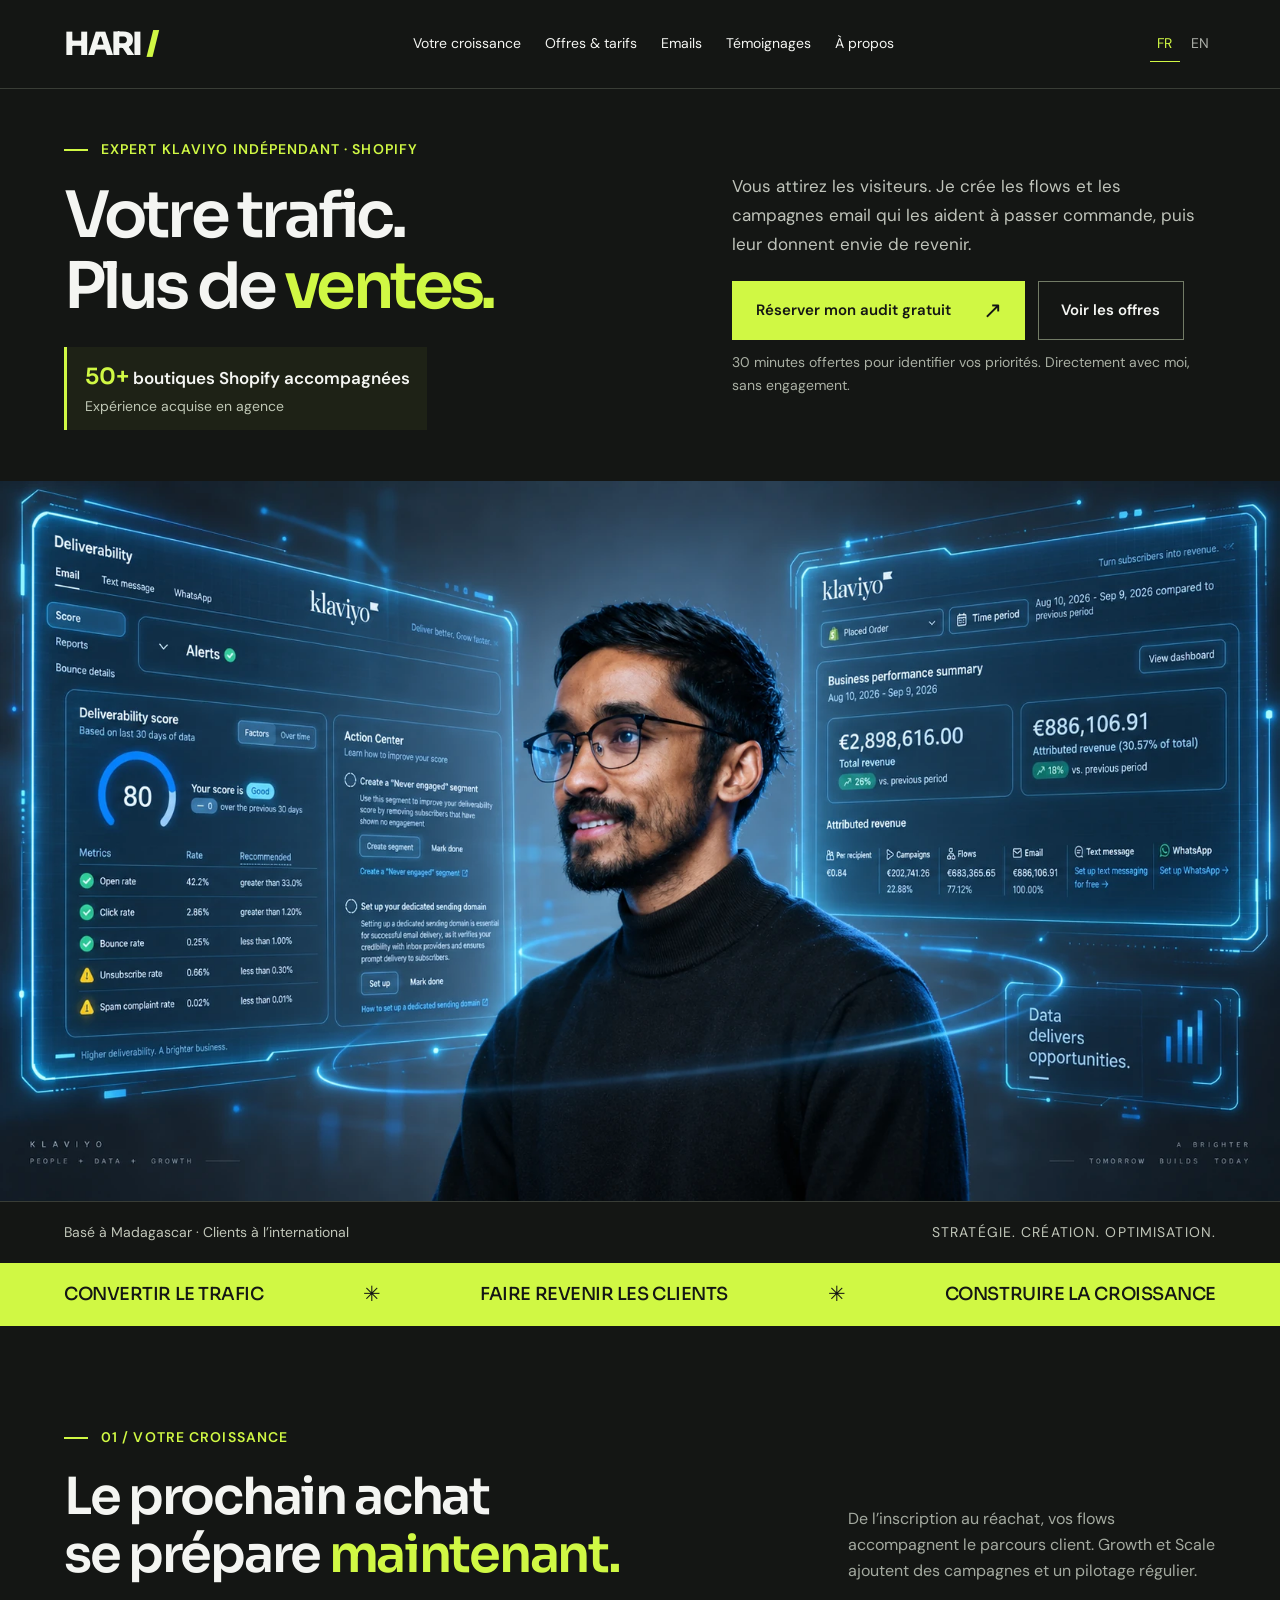
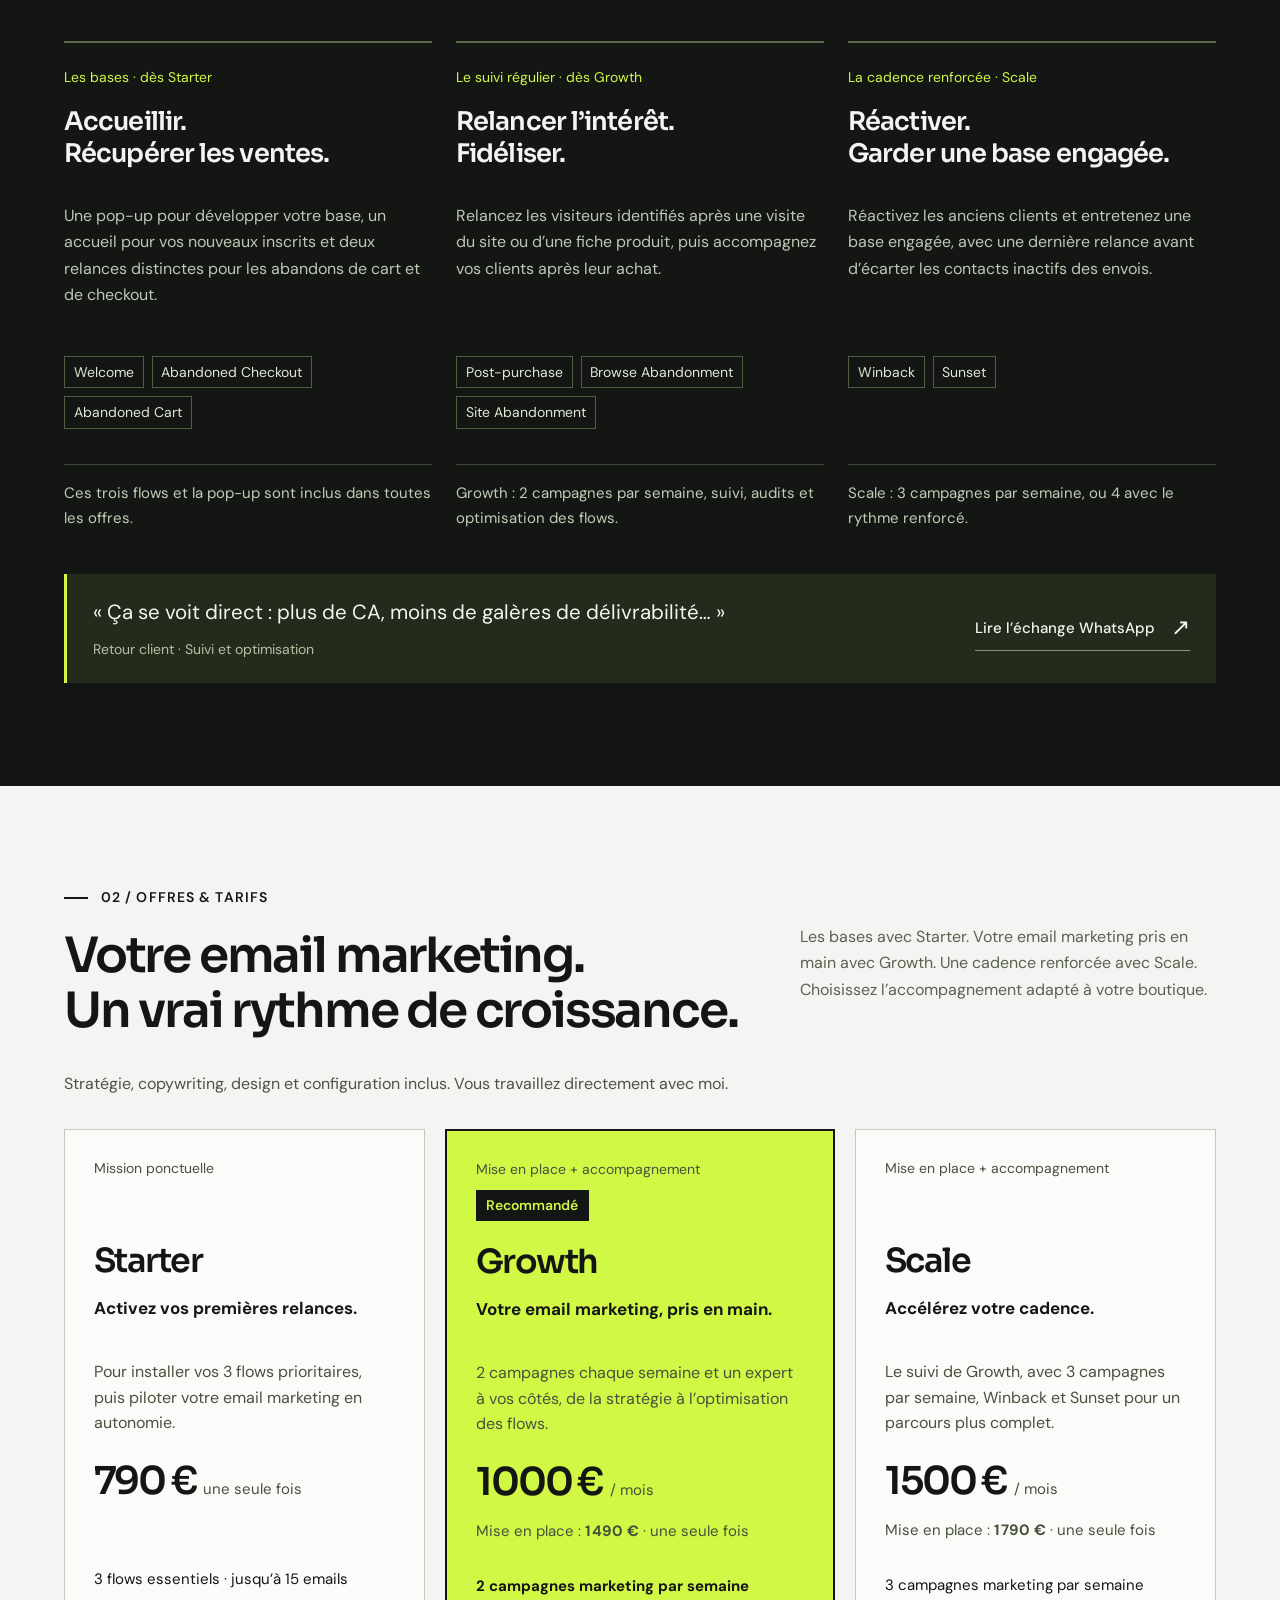
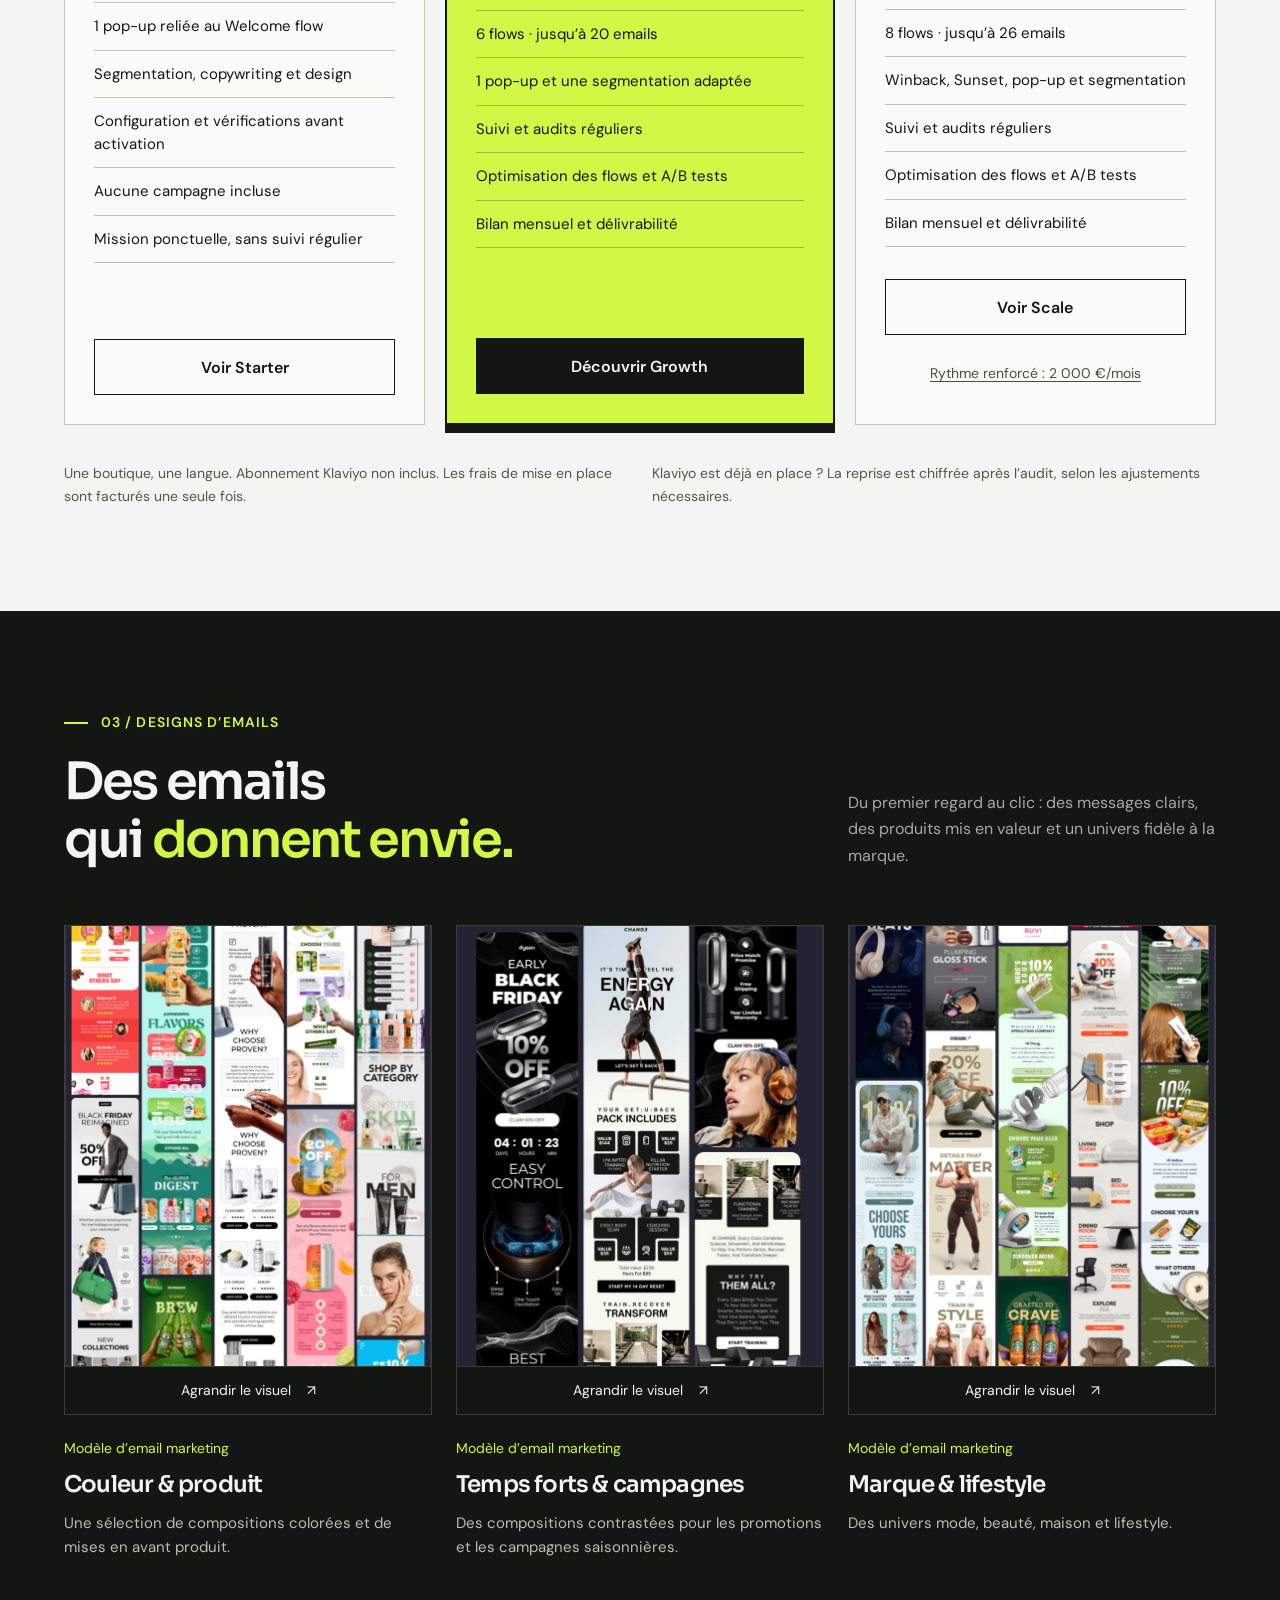
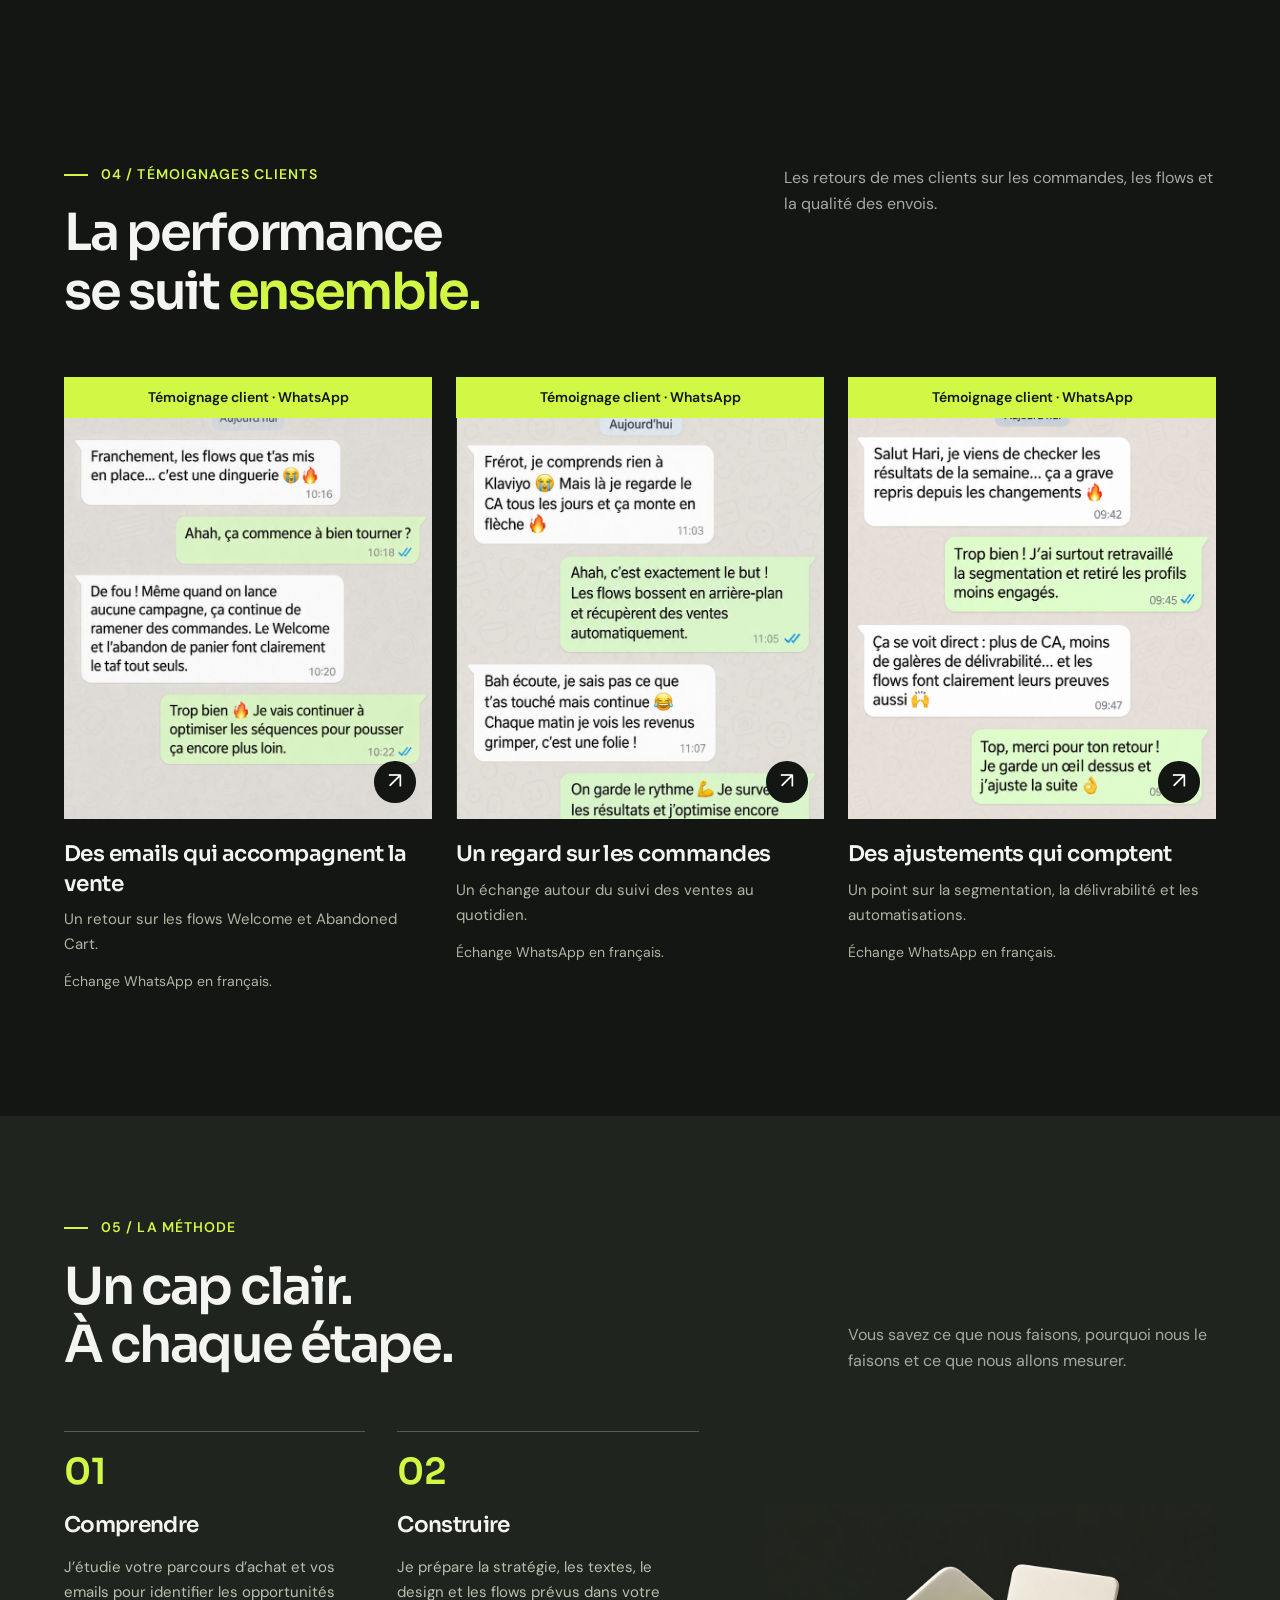
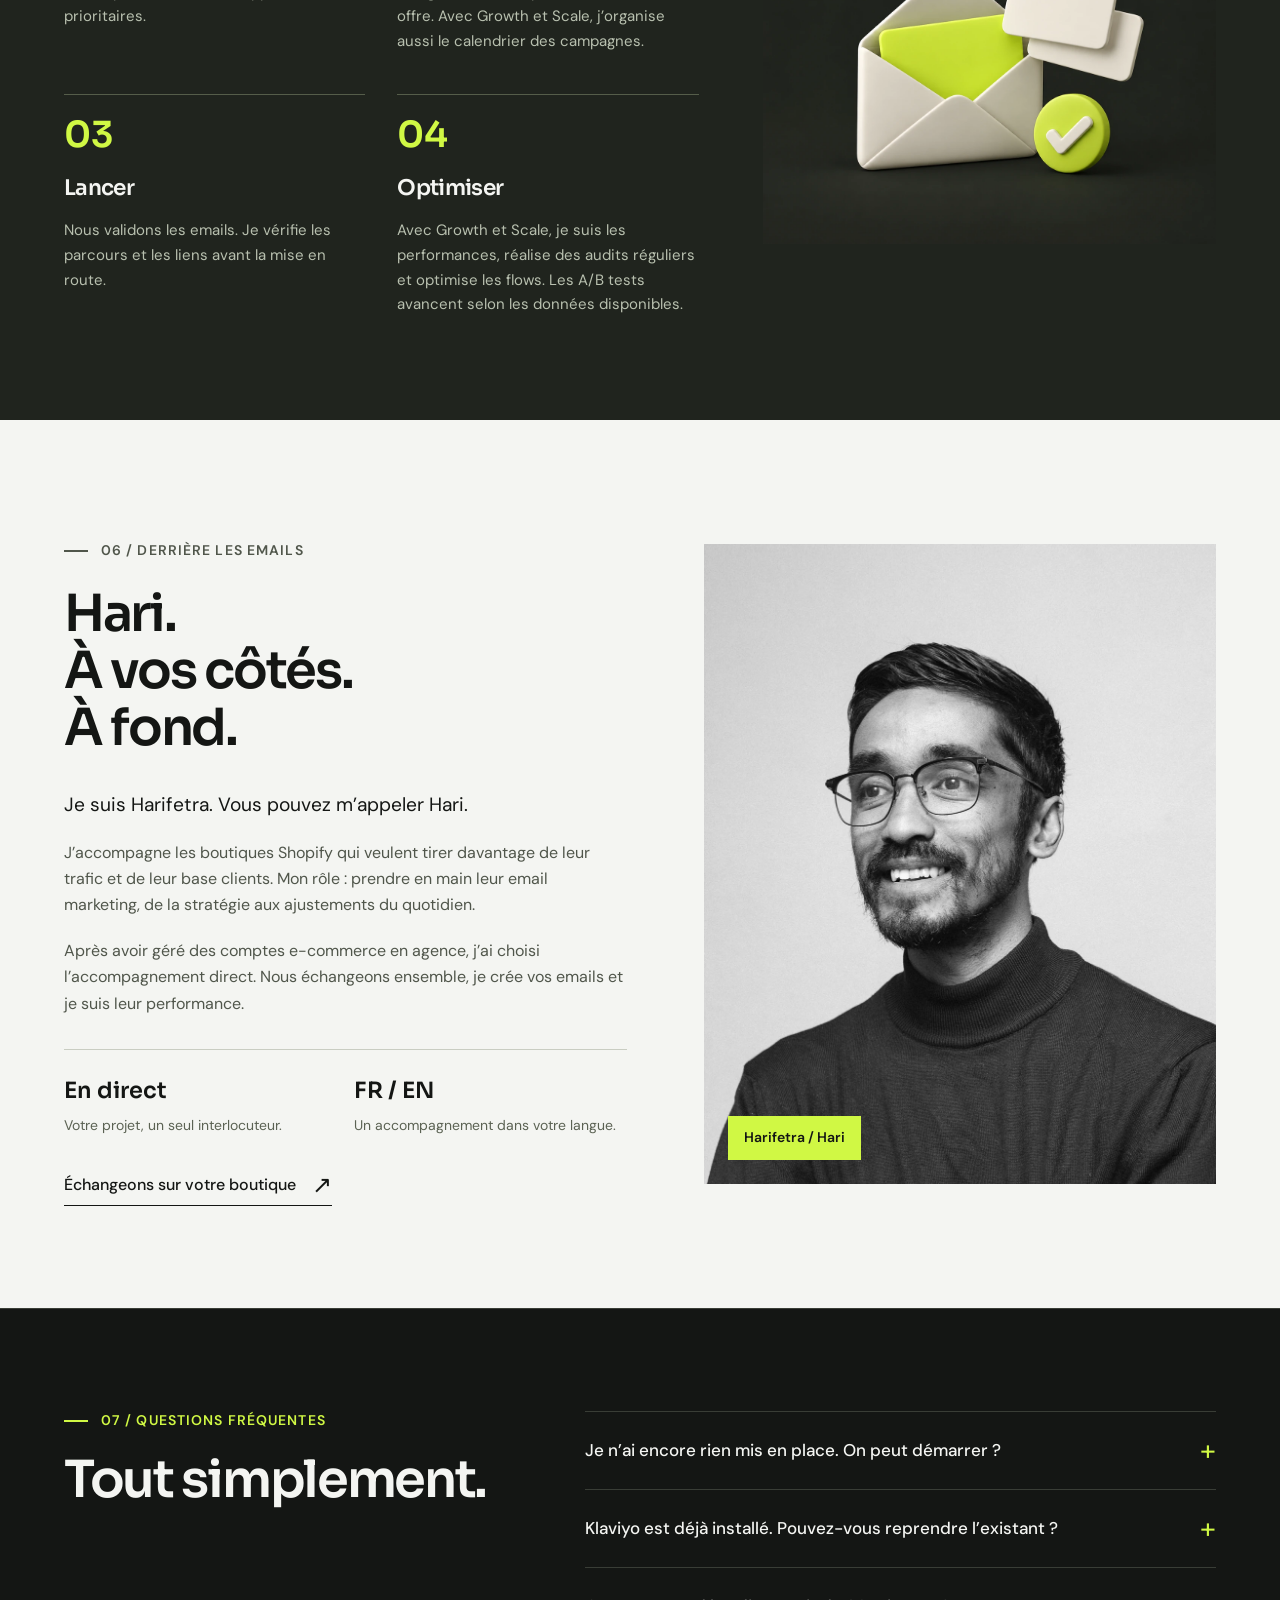
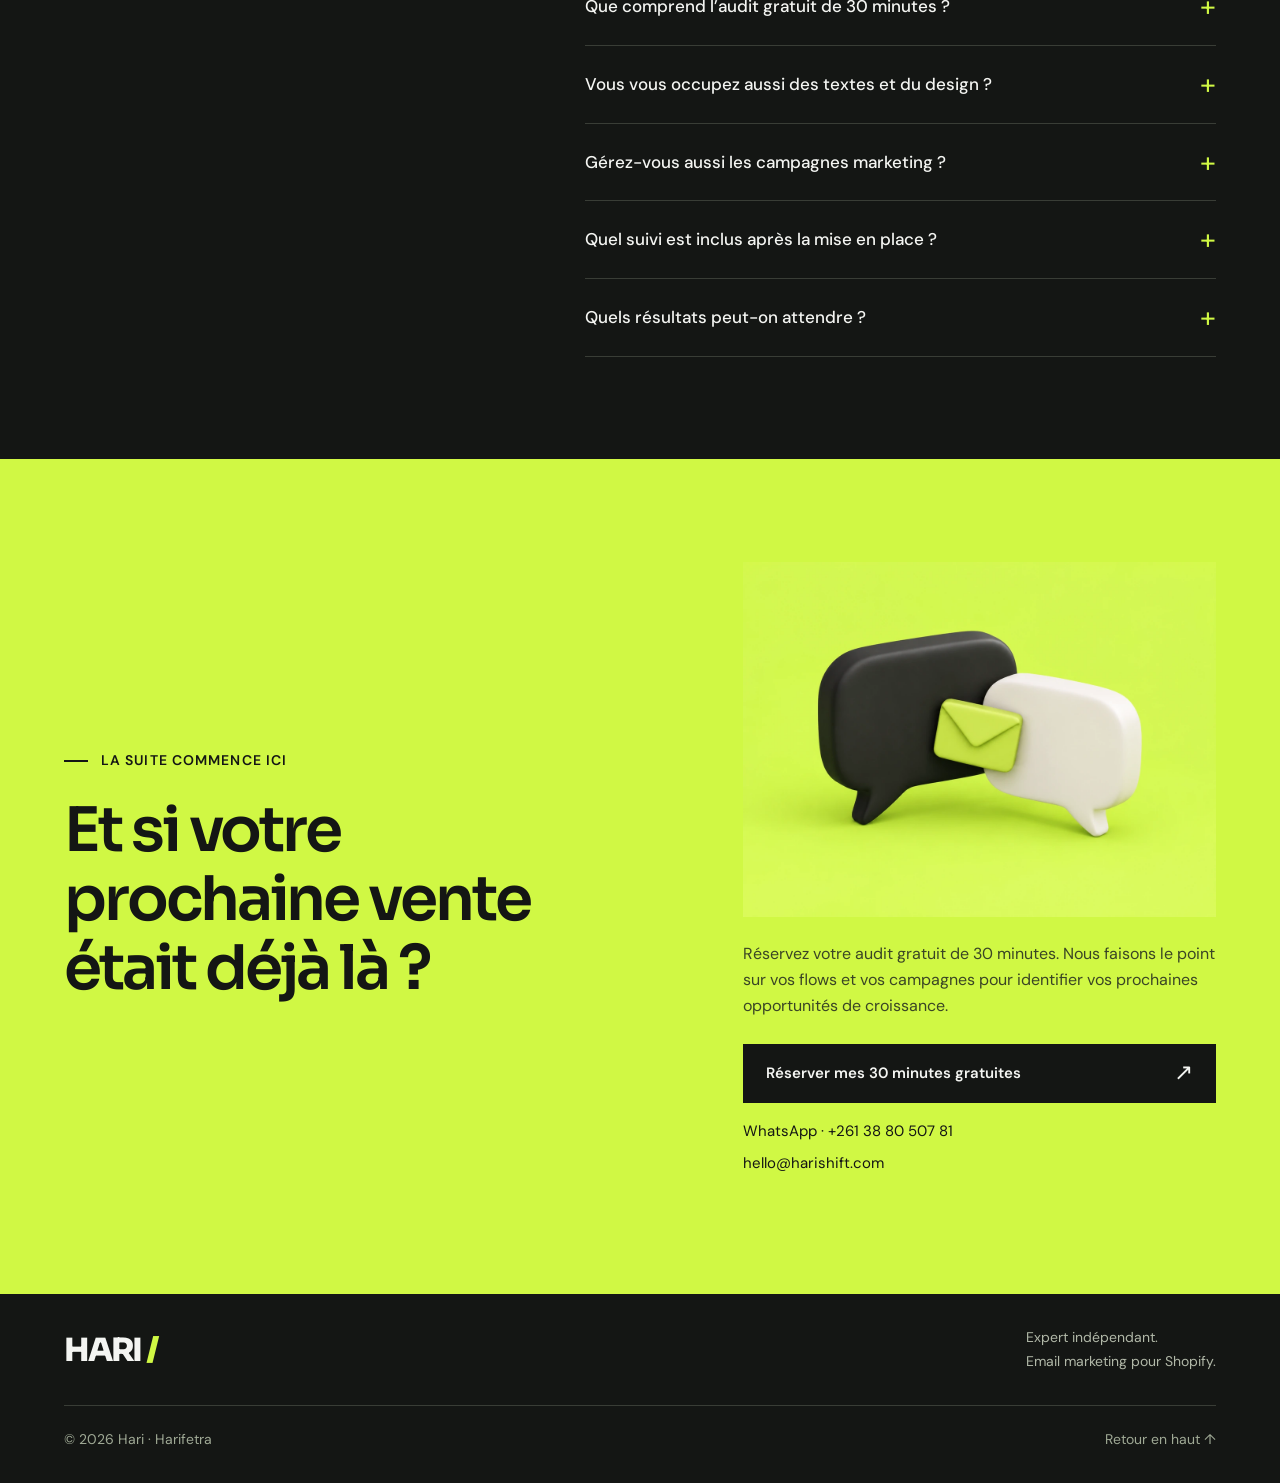
<file: index.html>
<!doctype html>
<html lang="fr">
<head><meta charset="utf-8"><meta name="viewport" content="width=device-width,initial-scale=1"><meta name="theme-color" content="#141614">
<title>Hari — Plus de ventes grâce à votre email marketing</title><meta name="description" content="Votre trafic mérite de convertir. Hari, expert Klaviyo indépendant, accompagne les boutiques Shopify : emails, fidélisation et optimisation continue.">
<link rel="canonical" href="https://harishift.com/"><link rel="alternate" hreflang="fr" href="https://harishift.com/"><link rel="alternate" hreflang="en" href="https://harishift.com/en/"><link rel="alternate" hreflang="x-default" href="https://harishift.com/">
<meta property="og:title" content="Hari — Plus de ventes grâce à votre email marketing"><meta property="og:description" content="Votre trafic mérite de convertir. Hari, expert Klaviyo indépendant, accompagne les boutiques Shopify : emails, fidélisation et optimisation continue."><meta property="og:type" content="website"><meta property="og:url" content="https://harishift.com/"><meta property="og:locale" content="fr_FR">
<link rel="icon" href="/assets/favicon.svg" type="image/svg+xml"><link rel="stylesheet" href="/assets/style.css?v=f298908c5c"><link rel="stylesheet" href="/assets/media.css?v=f298908c5c"><link rel="stylesheet" href="/assets/refresh.css?v=f298908c5c"><link rel="stylesheet" href="/assets/offers.css?v=1e666e2a13"><link rel="preload" as="image" href="/assets/hari-banner.webp"><script src="/assets/app.js?v=f298908c5c" defer></script><script src="/assets/offers.js?v=1e666e2a13" defer></script><link rel="stylesheet" href="https://assets.calendly.com/assets/external/widget.css"><script src="https://assets.calendly.com/assets/external/widget.js" async></script><script src="/assets/booking.js?v=bb8738166b" defer></script></head>
<body id="top"><a class="skip" href="#main">Aller au contenu</a>
<header class="header"><div class="nav-inner wrap"><a class="brand" href="/" aria-label="Accueil Hari">HARI<span> /</span></a><nav class="desktop-nav" aria-label="Navigation principale"><a href="#growth">Votre croissance</a><a href="#offers">Offres &amp; tarifs</a><a href="#designs">Emails</a><a href="#examples">Témoignages</a><a href="#about">À propos</a></nav><div class="nav-tools"><nav class="languages" aria-label="Langue"><a href="/" data-language="fr" lang="fr" hreflang="fr" aria-label="Français" aria-current="page">FR</a><a href="/en/" data-language="en" lang="en" hreflang="en" aria-label="English">EN</a></nav><a class="button" href="https://calendly.com/hello-harishift/30min" target="_blank" rel="noopener noreferrer" data-calendly aria-haspopup="dialog">Audit gratuit · 30 min<span class="arrow" aria-hidden="true">↗</span></a><button class="menu-toggle" aria-label="Ouvrir ou fermer le menu" aria-expanded="false" aria-controls="mobile-nav">Menu <span aria-hidden="true">☰</span></button></div></div><nav class="mobile-nav" id="mobile-nav" hidden aria-label="Navigation mobile"><a href="#growth">Votre croissance</a><a href="#offers">Offres &amp; tarifs</a><a href="#designs">Emails</a><a href="#examples">Témoignages</a><a href="#about">À propos</a><a class="button" href="https://calendly.com/hello-harishift/30min" target="_blank" rel="noopener noreferrer" data-calendly aria-haspopup="dialog">Audit gratuit · 30 min<span class="arrow" aria-hidden="true">↗</span></a></nav></header>
<main id="main">
<section class="hero"><div class="hero-lead wrap"><div><p class="eyebrow lime">Expert Klaviyo indépendant · Shopify</p><h1><span>Votre trafic.</span><span>Plus de <em>ventes.</em></span></h1><div class="hero-experience"><p class="hero-experience-main"><strong>50+</strong> boutiques Shopify accompagnées</p><p class="hero-experience-context">Expérience acquise en agence</p></div></div><div class="hero-summary"><p class="hero-description">Vous attirez les visiteurs. Je crée les flows et les campagnes email qui les aident à passer commande, puis leur donnent envie de revenir.</p><div class="hero-actions"><a class="button" href="https://calendly.com/hello-harishift/30min" target="_blank" rel="noopener noreferrer" data-calendly aria-haspopup="dialog">Réserver mon audit gratuit<span class="arrow" aria-hidden="true">↗</span></a><a class="button button-outline" href="#offers">Voir les offres</a></div><p class="hero-note">30 minutes offertes pour identifier vos priorités. Directement avec moi, sans engagement.</p></div></div><figure class="hero-banner"><img src="/assets/hari-banner.webp" width="1672" height="941" alt="Hari entouré de tableaux de bord Klaviyo en hologrammes bleus" fetchpriority="high"></figure><div class="hero-bottom wrap"><span>Basé à Madagascar · Clients à l’international</span><span>Stratégie. Création. Optimisation.</span></div></section>
<div class="band"><span>Convertir le trafic</span><i aria-hidden="true">✳</i><span>Faire revenir les clients</span><i aria-hidden="true">✳</i><span>Construire la croissance</span></div>
<section class="impact section wrap" id="growth"><div class="section-head reveal"><div><p class="eyebrow lime">01 / Votre croissance</p><h2>Le prochain achat<br>se prépare <span class="lime">maintenant.</span></h2></div><p>De l’inscription au réachat, vos flows accompagnent le parcours client. Growth et Scale ajoutent des campagnes et un pilotage régulier.</p></div><div class="growth-services"><article class="growth-service reveal"><p class="growth-service-label">Les bases · dès Starter</p><h3>Accueillir.<br>Récupérer les ventes.</h3><p class="growth-service-description">Une pop-up pour développer votre base, un accueil pour vos nouveaux inscrits et deux relances distinctes pour les abandons de cart et de checkout.</p><ul class="growth-flow-tags"><li>Welcome</li><li>Abandoned Checkout</li><li>Abandoned Cart</li></ul><p class="growth-service-scope">Ces trois flows et la pop-up sont inclus dans toutes les offres.</p></article><article class="growth-service reveal"><p class="growth-service-label">Le suivi régulier · dès Growth</p><h3>Relancer l’intérêt.<br>Fidéliser.</h3><p class="growth-service-description">Relancez les visiteurs identifiés après une visite du site ou d’une fiche produit, puis accompagnez vos clients après leur achat.</p><ul class="growth-flow-tags"><li>Post-purchase</li><li>Browse Abandonment</li><li>Site Abandonment</li></ul><p class="growth-service-scope">Growth : 2 campagnes par semaine, suivi, audits et optimisation des flows.</p></article><article class="growth-service reveal"><p class="growth-service-label">La cadence renforcée · Scale</p><h3>Réactiver.<br>Garder une base engagée.</h3><p class="growth-service-description">Réactivez les anciens clients et entretenez une base engagée, avec une dernière relance avant d’écarter les contacts inactifs des envois.</p><ul class="growth-flow-tags"><li>Winback</li><li>Sunset</li></ul><p class="growth-service-scope">Scale : 3 campagnes par semaine, ou 4 avec le rythme renforcé.</p></article></div><figure class="growth-proof"><div><blockquote>« Ça se voit direct : plus de CA, moins de galères de délivrabilité… »</blockquote><figcaption>Retour client · Suivi et optimisation</figcaption></div><button class="text-link" type="button" data-proof="/assets/example-1.jpg" data-proof-alt="Des ajustements qui comptent" data-transcript="#transcript-2">Lire l’échange WhatsApp<span class="arrow" aria-hidden="true">↗</span></button></figure></section>
<section class="offers offers-v2 section" id="offers"><div class="wrap">
<div class="section-head"><div><p class="eyebrow">02 / Offres &amp; tarifs</p><h2>Votre email marketing.<br>Un vrai rythme de croissance.</h2></div><p>Les bases avec Starter. Votre email marketing pris en main avec Growth. Une cadence renforcée avec Scale. Choisissez l’accompagnement adapté à votre boutique.</p></div>
<p class="plans-common">Stratégie, copywriting, design et configuration inclus. Vous travaillez directement avec moi.</p>
<div class="plans-grid"><article class="plan-card plan-growth plan-featured" aria-labelledby="plan-growth-title">
<div class="plan-label"><span>Mise en place + accompagnement</span><span class="plan-badge">Recommandé</span></div>
<h3 id="plan-growth-title">Growth</h3>
<p class="plan-benefit">Votre email marketing, pris en main.</p>
<p class="plan-description">2 campagnes chaque semaine et un expert à vos côtés, de la stratégie à l’optimisation des flows.</p>
<div class="plan-pricing"><p class="plan-price"><strong>1 000 €</strong><span>/ mois</span></p><p class="plan-setup">Mise en place : <strong>1 490 €</strong> · une seule fois</p></div><ul class="plan-features"><li>2 campagnes marketing par semaine</li><li>6 flows · jusqu’à 20 emails</li><li>1 pop-up et une segmentation adaptée</li><li>Suivi et audits réguliers</li><li>Optimisation des flows et A/B tests</li><li>Bilan mensuel et délivrabilité</li></ul>
<div class="plan-actions"><button type="button" class="plan-button plan-button-primary" data-open-offer="offer-growth" aria-haspopup="dialog">Découvrir Growth</button></div>
</article><article class="plan-card plan-starter" aria-labelledby="plan-starter-title">
<div class="plan-label"><span>Mission ponctuelle</span></div>
<h3 id="plan-starter-title">Starter</h3>
<p class="plan-benefit">Activez vos premières relances.</p>
<p class="plan-description">Pour installer vos 3 flows prioritaires, puis piloter votre email marketing en autonomie.</p>
<div class="plan-pricing"><p class="plan-price"><strong>790 €</strong><span>une seule fois</span></p></div><ul class="plan-features"><li>3 flows essentiels · jusqu’à 15 emails</li><li>1 pop-up reliée au Welcome flow</li><li>Segmentation, copywriting et design</li><li>Configuration et vérifications avant activation</li><li>Aucune campagne incluse</li><li>Mission ponctuelle, sans suivi régulier</li></ul>
<div class="plan-actions"><button type="button" class="plan-button" data-open-offer="offer-starter" aria-haspopup="dialog">Voir Starter</button></div>
</article><article class="plan-card plan-scale" aria-labelledby="plan-scale-title">
<div class="plan-label"><span>Mise en place + accompagnement</span></div>
<h3 id="plan-scale-title">Scale</h3>
<p class="plan-benefit">Accélérez votre cadence.</p>
<p class="plan-description">Le suivi de Growth, avec 3 campagnes par semaine, Winback et Sunset pour un parcours plus complet.</p>
<div class="plan-pricing"><p class="plan-price"><strong>1 500 €</strong><span>/ mois</span></p><p class="plan-setup">Mise en place : <strong>1 790 €</strong> · une seule fois</p></div><ul class="plan-features"><li>3 campagnes marketing par semaine</li><li>8 flows · jusqu’à 26 emails</li><li>Winback, Sunset, pop-up et segmentation</li><li>Suivi et audits réguliers</li><li>Optimisation des flows et A/B tests</li><li>Bilan mensuel et délivrabilité</li></ul>
<div class="plan-actions"><button type="button" class="plan-button" data-open-offer="offer-scale" aria-haspopup="dialog">Voir Scale</button><button type="button" class="plan-upgrade" data-open-offer="offer-scale-plus" aria-haspopup="dialog">Rythme renforcé : 2 000 €/mois</button></div>
</article></div>
<div class="plans-notes"><p>Une boutique, une langue. Abonnement Klaviyo non inclus. Les frais de mise en place sont facturés une seule fois.</p><p>Klaviyo est déjà en place ? La reprise est chiffrée après l’audit, selon les ajustements nécessaires.</p></div>
</div><dialog id="offer-starter" class="offer-dialog" aria-labelledby="offer-starter-title" aria-describedby="offer-starter-intro">
<div class="offer-dialog-header"><span>Tout le détail de l’offre</span><button class="offer-dialog-close" type="button" data-close-offer autofocus>Fermer <span aria-hidden="true">×</span></button></div>
<div class="offer-dialog-body"><div class="plan-detail-intro"><p class="plan-detail-kicker">Mission ponctuelle</p><h2 id="offer-starter-title">Starter</h2><p id="offer-starter-intro">Pour installer vos 3 flows prioritaires, puis piloter votre email marketing en autonomie.</p><div class="plan-pricing"><p class="plan-price"><strong>790 €</strong><span>une seule fois</span></p></div></div>
<section class="plan-detail-section"><h3>Vos flows à la mise en place</h3><ul class="plan-flow-list"><li>Welcome</li><li>Abandoned Checkout</li><li>Abandoned Cart</li></ul><p>Jusqu’à 15 emails automatisés au total. Le nombre de messages de chaque flow est adapté à votre parcours client.</p></section>
<section class="plan-detail-section"><h3>Une base prête à fonctionner</h3><ul class=""><li>Configuration Klaviyo et intégration Shopify</li><li>Une pop-up reliée au Welcome flow</li><li>Segmentation adaptée à votre boutique</li><li>Copywriting, design, configuration et vérifications avant activation</li></ul></section>

<section class="plan-detail-section"><h3>Un périmètre clair</h3><ul class=""><li>Une boutique et une langue : français ou anglais</li><li>Deux séries de corrections regroupées par livrable</li><li>Mise en place : 50 % au démarrage, 50 % à la livraison</li><li>L’abonnement Klaviyo reste à votre charge</li></ul><p>Cette mission ponctuelle couvre la mise en place des flows et de la pop-up. Les campagnes, le suivi, les audits récurrents et les optimisations avec A/B tests sont inclus uniquement dans Growth et Scale.</p></section>
<div class="plan-next"><h3>Commençons par votre boutique.</h3><p>Envoyez-moi son lien sur WhatsApp. Nous vérifierons ensemble si cette offre correspond à vos priorités.</p><a class="plan-button plan-button-primary" href="https://wa.me/261388050781?text=Bonjour%20Hari%2C%20l%E2%80%99offre%20Starter%20m%E2%80%99int%C3%A9resse.%20Je%20souhaite%20en%20discuter%20avec%20vous.%20Voici%20le%20lien%20de%20ma%20boutique%20%3A%20" target="_blank" rel="noopener noreferrer">Discuter de Starter</a><a class="plan-audit-link" href="https://calendly.com/hello-harishift/30min" target="_blank" rel="noopener noreferrer" data-calendly aria-haspopup="dialog">Demander l’audit gratuit de 30 minutes</a></div>
</div></dialog><dialog id="offer-growth" class="offer-dialog" aria-labelledby="offer-growth-title" aria-describedby="offer-growth-intro">
<div class="offer-dialog-header"><span>Tout le détail de l’offre</span><button class="offer-dialog-close" type="button" data-close-offer autofocus>Fermer <span aria-hidden="true">×</span></button></div>
<div class="offer-dialog-body"><div class="plan-detail-intro"><p class="plan-detail-kicker">Mise en place + accompagnement</p><h2 id="offer-growth-title">Growth</h2><p id="offer-growth-intro">2 campagnes chaque semaine et un expert à vos côtés, de la stratégie à l’optimisation des flows.</p><div class="plan-pricing"><p class="plan-price"><strong>1 000 €</strong><span>/ mois</span></p><p class="plan-setup">Mise en place : <strong>1 490 €</strong> · une seule fois</p></div></div>
<section class="plan-detail-section"><h3>Vos flows à la mise en place</h3><ul class="plan-flow-list"><li>Welcome</li><li>Abandoned Checkout</li><li>Abandoned Cart</li><li>Post-purchase</li><li>Browse Abandonment</li><li>Site Abandonment</li></ul><p>Jusqu’à 20 emails automatisés au total. Le nombre de messages de chaque flow est adapté à votre parcours client.</p></section>
<section class="plan-detail-section"><h3>Une base prête à fonctionner</h3><ul class=""><li>Configuration Klaviyo et intégration Shopify</li><li>Une pop-up reliée au Welcome flow</li><li>Segmentation adaptée à votre boutique</li><li>Copywriting, design, configuration et vérifications avant activation</li></ul></section>
<section class="plan-detail-section"><h3>Chaque mois, à vos côtés</h3><p class="plan-campaign-cadence">2 campagnes marketing par semaine.</p><ul class=""><li>Calendrier marketing, segmentation, copywriting, design et programmation des campagnes</li><li>Suivi des performances et de la délivrabilité, avec audits réguliers du compte et des flows</li><li>Optimisation des flows existants selon leur efficacité et les priorités identifiées</li><li>A/B tests sur les objets, les contenus ou les timings, selon le volume de données disponible</li><li>Un bilan mensuel pour partager les résultats et les prochaines actions</li></ul></section>
<section class="plan-detail-section"><h3>Un périmètre clair</h3><ul class=""><li>Une boutique et une langue : français ou anglais</li><li>Deux séries de corrections regroupées par livrable</li><li>Mise en place : 50 % au démarrage, 50 % à la livraison</li><li>L’abonnement Klaviyo reste à votre charge</li></ul><p>La mensualité commence au démarrage de la gestion des campagnes. Les nouveaux flows, les langues supplémentaires et les grosses opérations commerciales, comme Black Friday, font l’objet d’un devis distinct.</p></section>
<div class="plan-next"><h3>Commençons par votre boutique.</h3><p>Envoyez-moi son lien sur WhatsApp. Nous vérifierons ensemble si cette offre correspond à vos priorités.</p><a class="plan-button plan-button-primary" href="https://wa.me/261388050781?text=Bonjour%20Hari%2C%20l%E2%80%99offre%20Growth%20m%E2%80%99int%C3%A9resse.%20Je%20souhaite%20en%20discuter%20avec%20vous.%20Voici%20le%20lien%20de%20ma%20boutique%20%3A%20" target="_blank" rel="noopener noreferrer">Discuter de Growth</a><a class="plan-audit-link" href="https://calendly.com/hello-harishift/30min" target="_blank" rel="noopener noreferrer" data-calendly aria-haspopup="dialog">Demander l’audit gratuit de 30 minutes</a></div>
</div></dialog><dialog id="offer-scale" class="offer-dialog" aria-labelledby="offer-scale-title" aria-describedby="offer-scale-intro">
<div class="offer-dialog-header"><span>Tout le détail de l’offre</span><button class="offer-dialog-close" type="button" data-close-offer autofocus>Fermer <span aria-hidden="true">×</span></button></div>
<div class="offer-dialog-body"><div class="plan-detail-intro"><p class="plan-detail-kicker">Mise en place + accompagnement</p><h2 id="offer-scale-title">Scale</h2><p id="offer-scale-intro">Le suivi de Growth, avec 3 campagnes par semaine, Winback et Sunset pour un parcours plus complet.</p><div class="plan-pricing"><p class="plan-price"><strong>1 500 €</strong><span>/ mois</span></p><p class="plan-setup">Mise en place : <strong>1 790 €</strong> · une seule fois</p></div></div>
<section class="plan-detail-section"><h3>Vos flows à la mise en place</h3><ul class="plan-flow-list"><li>Welcome</li><li>Abandoned Checkout</li><li>Abandoned Cart</li><li>Post-purchase</li><li>Browse Abandonment</li><li>Site Abandonment</li><li>Winback</li><li>Sunset</li></ul><p>Jusqu’à 26 emails automatisés au total. Le nombre de messages de chaque flow est adapté à votre parcours client.</p></section>
<section class="plan-detail-section"><h3>Une base prête à fonctionner</h3><ul class=""><li>Configuration Klaviyo et intégration Shopify</li><li>Une pop-up reliée au Welcome flow</li><li>Segmentation adaptée à votre boutique</li><li>Copywriting, design, configuration et vérifications avant activation</li></ul></section>
<section class="plan-detail-section"><h3>Chaque mois, à vos côtés</h3><p class="plan-campaign-cadence">3 campagnes marketing par semaine.</p><ul class=""><li>Calendrier marketing, segmentation, copywriting, design et programmation des campagnes</li><li>Suivi des performances et de la délivrabilité, avec audits réguliers du compte et des flows</li><li>Optimisation des flows existants selon leur efficacité et les priorités identifiées</li><li>A/B tests sur les objets, les contenus ou les timings, selon le volume de données disponible</li><li>Un bilan mensuel pour partager les résultats et les prochaines actions</li></ul></section>
<section class="plan-detail-section"><h3>Un périmètre clair</h3><ul class=""><li>Une boutique et une langue : français ou anglais</li><li>Deux séries de corrections regroupées par livrable</li><li>Mise en place : 50 % au démarrage, 50 % à la livraison</li><li>L’abonnement Klaviyo reste à votre charge</li></ul><p>La mensualité commence au démarrage de la gestion des campagnes. Les nouveaux flows, les langues supplémentaires et les grosses opérations commerciales, comme Black Friday, font l’objet d’un devis distinct.</p></section>
<div class="plan-next"><h3>Commençons par votre boutique.</h3><p>Envoyez-moi son lien sur WhatsApp. Nous vérifierons ensemble si cette offre correspond à vos priorités.</p><a class="plan-button plan-button-primary" href="https://wa.me/261388050781?text=Bonjour%20Hari%2C%20l%E2%80%99offre%20Scale%20m%E2%80%99int%C3%A9resse.%20Je%20souhaite%20en%20discuter%20avec%20vous.%20Voici%20le%20lien%20de%20ma%20boutique%20%3A%20" target="_blank" rel="noopener noreferrer">Discuter de Scale</a><a class="plan-audit-link" href="https://calendly.com/hello-harishift/30min" target="_blank" rel="noopener noreferrer" data-calendly aria-haspopup="dialog">Demander l’audit gratuit de 30 minutes</a></div>
</div></dialog><dialog id="offer-scale-plus" class="offer-dialog" aria-labelledby="offer-scale-plus-title" aria-describedby="offer-scale-plus-intro">
<div class="offer-dialog-header"><span>Tout le détail de l’offre</span><button class="offer-dialog-close" type="button" data-close-offer autofocus>Fermer <span aria-hidden="true">×</span></button></div>
<div class="offer-dialog-body"><div class="plan-detail-intro"><p class="plan-detail-kicker">Mise en place + accompagnement</p><h2 id="offer-scale-plus-title">Scale renforcé</h2><p id="offer-scale-plus-intro">La même base de 8 flows et le même suivi que Scale, avec 4 campagnes marketing par semaine.</p><div class="plan-pricing"><p class="plan-price"><strong>2 000 €</strong><span>/ mois</span></p><p class="plan-setup">Mise en place : <strong>1 790 €</strong> · une seule fois</p></div></div>
<section class="plan-detail-section"><h3>Vos flows à la mise en place</h3><ul class="plan-flow-list"><li>Welcome</li><li>Abandoned Checkout</li><li>Abandoned Cart</li><li>Post-purchase</li><li>Browse Abandonment</li><li>Site Abandonment</li><li>Winback</li><li>Sunset</li></ul><p>Jusqu’à 26 emails automatisés au total. Le nombre de messages de chaque flow est adapté à votre parcours client.</p></section>
<section class="plan-detail-section"><h3>Une base prête à fonctionner</h3><ul class=""><li>Configuration Klaviyo et intégration Shopify</li><li>Une pop-up reliée au Welcome flow</li><li>Segmentation adaptée à votre boutique</li><li>Copywriting, design, configuration et vérifications avant activation</li></ul></section>
<section class="plan-detail-section"><h3>Chaque mois, à vos côtés</h3><p class="plan-campaign-cadence">4 campagnes marketing par semaine, hors grosses opérations commerciales chiffrées séparément.</p><ul class=""><li>Calendrier marketing, segmentation, copywriting, design et programmation des campagnes</li><li>Suivi des performances et de la délivrabilité, avec audits réguliers du compte et des flows</li><li>Optimisation des flows existants selon leur efficacité et les priorités identifiées</li><li>A/B tests sur les objets, les contenus ou les timings, selon le volume de données disponible</li><li>Un bilan mensuel pour partager les résultats et les prochaines actions</li></ul></section>
<section class="plan-detail-section"><h3>Un périmètre clair</h3><ul class=""><li>Une boutique et une langue : français ou anglais</li><li>Deux séries de corrections regroupées par livrable</li><li>Mise en place : 50 % au démarrage, 50 % à la livraison</li><li>L’abonnement Klaviyo reste à votre charge</li></ul><p>La mensualité commence au démarrage de la gestion des campagnes. Les nouveaux flows, les langues supplémentaires et les grosses opérations commerciales, comme Black Friday, font l’objet d’un devis distinct.</p></section>
<div class="plan-next"><h3>Commençons par votre boutique.</h3><p>Envoyez-moi son lien sur WhatsApp. Nous vérifierons ensemble si cette offre correspond à vos priorités.</p><a class="plan-button plan-button-primary" href="https://wa.me/261388050781?text=Bonjour%20Hari%2C%20l%E2%80%99offre%20Scale%20renforc%C3%A9%20m%E2%80%99int%C3%A9resse.%20Je%20souhaite%20en%20discuter%20avec%20vous.%20Voici%20le%20lien%20de%20ma%20boutique%20%3A%20" target="_blank" rel="noopener noreferrer">Discuter de Scale renforcé</a><a class="plan-audit-link" href="https://calendly.com/hello-harishift/30min" target="_blank" rel="noopener noreferrer" data-calendly aria-haspopup="dialog">Demander l’audit gratuit de 30 minutes</a></div>
</div></dialog></section>
<section class="designs section wrap" id="designs"><div class="section-head reveal"><div><p class="eyebrow lime">03 / Designs d’emails</p><h2>Des emails<br>qui <span class="lime">donnent envie.</span></h2></div><p>Du premier regard au clic : des messages clairs, des produits mis en valeur et un univers fidèle à la marque.</p></div><div class="design-grid"><figure class="design-card reveal"><button class="media-image" data-proof="/assets/design-cpg.jpeg" data-transcript="#media-design-0" data-modal-label="Modèle d’email marketing" data-view="design" aria-label="Agrandir le visuel — Couleur &amp; produit"><img src="/assets/design-cpg.jpeg" alt="Modèle d’email marketing — Couleur &amp; produit" width="736" height="1472" loading="lazy"><span class="media-zoom">Agrandir le visuel <span aria-hidden="true">↗</span></span></button><figcaption><span>Modèle d’email marketing</span><h3>Couleur &amp; produit</h3><p>Une sélection de compositions colorées et de mises en avant produit.</p></figcaption></figure><figure class="design-card reveal"><button class="media-image" data-proof="/assets/design-campaigns.jpeg" data-transcript="#media-design-1" data-modal-label="Modèle d’email marketing" data-view="design" aria-label="Agrandir le visuel — Temps forts &amp; campagnes"><img src="/assets/design-campaigns.jpeg" alt="Modèle d’email marketing — Temps forts &amp; campagnes" width="736" height="1173" loading="lazy"><span class="media-zoom">Agrandir le visuel <span aria-hidden="true">↗</span></span></button><figcaption><span>Modèle d’email marketing</span><h3>Temps forts &amp; campagnes</h3><p>Des compositions contrastées pour les promotions et les campagnes saisonnières.</p></figcaption></figure><figure class="design-card reveal"><button class="media-image" data-proof="/assets/design-lifestyle.jpeg" data-transcript="#media-design-2" data-modal-label="Modèle d’email marketing" data-view="design" aria-label="Agrandir le visuel — Marque &amp; lifestyle"><img src="/assets/design-lifestyle.jpeg" alt="Modèle d’email marketing — Marque &amp; lifestyle" width="736" height="1472" loading="lazy"><span class="media-zoom">Agrandir le visuel <span aria-hidden="true">↗</span></span></button><figcaption><span>Modèle d’email marketing</span><h3>Marque &amp; lifestyle</h3><p>Des univers mode, beauté, maison et lifestyle.</p></figcaption></figure></div></section>
<section class="examples section wrap" id="examples"><div class="section-head reveal"><div><p class="eyebrow lime">04 / Témoignages clients</p><h2>La performance<br>se suit <span class="lime">ensemble.</span></h2></div><p>Les retours de mes clients sur les commandes, les flows et la qualité des envois.</p></div><div class="example-grid"><figure class="example-card reveal"><button class="example-image" data-proof="/assets/example-2.jpg" data-transcript="#transcript-0" aria-label="Agrandir le témoignage: Des emails qui accompagnent la vente"><img src="/assets/example-2.jpg" alt="Témoignage client · WhatsApp — Des emails qui accompagnent la vente" width="774" height="1200" loading="lazy"><span class="demo-label">Témoignage client · WhatsApp</span><span class="zoom-label" aria-hidden="true">↗</span></button><figcaption><strong>Des emails qui accompagnent la vente</strong><p>Un retour sur les flows Welcome et Abandoned Cart.</p><span class="example-source">Échange WhatsApp en français.</span></figcaption></figure><figure class="example-card reveal"><button class="example-image" data-proof="/assets/example-3.jpg" data-transcript="#transcript-1" aria-label="Agrandir le témoignage: Un regard sur les commandes"><img src="/assets/example-3.jpg" alt="Témoignage client · WhatsApp — Un regard sur les commandes" width="774" height="1200" loading="lazy"><span class="demo-label">Témoignage client · WhatsApp</span><span class="zoom-label" aria-hidden="true">↗</span></button><figcaption><strong>Un regard sur les commandes</strong><p>Un échange autour du suivi des ventes au quotidien.</p><span class="example-source">Échange WhatsApp en français.</span></figcaption></figure><figure class="example-card reveal"><button class="example-image" data-proof="/assets/example-1.jpg" data-transcript="#transcript-2" aria-label="Agrandir le témoignage: Des ajustements qui comptent"><img src="/assets/example-1.jpg" alt="Témoignage client · WhatsApp — Des ajustements qui comptent" width="774" height="1200" loading="lazy"><span class="demo-label">Témoignage client · WhatsApp</span><span class="zoom-label" aria-hidden="true">↗</span></button><figcaption><strong>Des ajustements qui comptent</strong><p>Un point sur la segmentation, la délivrabilité et les automatisations.</p><span class="example-source">Échange WhatsApp en français.</span></figcaption></figure></div></section>
<section class="method section" id="approach"><div class="wrap"><div class="section-head reveal"><div><p class="eyebrow lime">05 / La méthode</p><h2>Un cap clair.<br>À chaque étape.</h2></div><p>Vous savez ce que nous faisons, pourquoi nous le faisons et ce que nous allons mesurer.</p></div><div class="method-layout"><div class="method-grid"><article class="step reveal"><span class="step-index">01</span><h3>Comprendre</h3><p>J’étudie votre parcours d’achat et vos emails pour identifier les opportunités prioritaires.</p></article><article class="step reveal"><span class="step-index">02</span><h3>Construire</h3><p>Je prépare la stratégie, les textes, le design et les flows prévus dans votre offre. Avec Growth et Scale, j’organise aussi le calendrier des campagnes.</p></article><article class="step reveal"><span class="step-index">03</span><h3>Lancer</h3><p>Nous validons les emails. Je vérifie les parcours et les liens avant la mise en route.</p></article><article class="step reveal"><span class="step-index">04</span><h3>Optimiser</h3><p>Avec Growth et Scale, je suis les performances, réalise des audits réguliers et optimise les flows. Les A/B tests avancent selon les données disponibles.</p></article></div><figure class="method-illustration reveal"><img src="/assets/email-method-illustration.webp" width="1200" height="900" alt="Illustration d’une enveloppe et de messages organisés pour la stratégie email" loading="lazy"></figure></div></div></section>
<section class="about section" id="about"><div class="about-grid wrap"><figure class="about-photo reveal"><img src="/assets/hari-about.webp" width="1368" height="1824" alt="Portrait professionnel de Hari" loading="lazy"><figcaption class="photo-tag">Harifetra / Hari</figcaption></figure><div class="about-copy reveal"><p class="eyebrow">06 / Derrière les emails</p><h2>Hari.<br>À vos côtés.<br><span>À fond.</span></h2><p class="lead">Je suis Harifetra. Vous pouvez m’appeler Hari.</p><p>J’accompagne les boutiques Shopify qui veulent tirer davantage de leur trafic et de leur base clients. Mon rôle : prendre en main leur email marketing, de la stratégie aux ajustements du quotidien.</p><p>Après avoir géré des comptes e-commerce en agence, j’ai choisi l’accompagnement direct. Nous échangeons ensemble, je crée vos emails et je suis leur performance.</p><div class="facts"><div><strong>En direct</strong><span>Votre projet, un seul interlocuteur.</span></div><div><strong>FR / EN</strong><span>Un accompagnement dans votre langue.</span></div></div><a class="text-link" href="https://wa.me/261388050781?text=Bonjour%20Hari%2C%20je%20souhaite%20%C3%A9changer%20avec%20vous%20au%20sujet%20de%20ma%20boutique%20et%20de%20vos%20offres%20Klaviyo.%20Voici%20le%20lien%20de%20ma%20boutique%20%3A%20" target="_blank" rel="noopener noreferrer">Échangeons sur votre boutique<span class="arrow" aria-hidden="true">↗</span></a></div></div></section>
<section class="faq section wrap" id="faq"><div class="faq-grid"><div class="reveal"><p class="eyebrow lime">07 / Questions fréquentes</p><h2>Tout simplement.</h2></div><div><details><summary>Je n’ai encore rien mis en place. On peut démarrer ?</summary><p>Oui. Nous partons de votre boutique et de vos objectifs pour définir les premières actions utiles. Je peux prendre en charge la mise en place de Klaviyo et des emails qui accompagnent votre parcours client.</p></details><details><summary>Klaviyo est déjà installé. Pouvez-vous reprendre l’existant ?</summary><p>Oui. Je commence par examiner ce qui existe, ce qui fonctionne et ce qui mérite d’être corrigé. Nous priorisons ensuite les améliorations en fonction de votre situation.</p></details><details><summary>Que comprend l’audit gratuit de 30 minutes ?</summary><p>Nous échangeons pendant 30 minutes sur votre boutique, vos flows, vos campagnes et votre délivrabilité pour identifier les priorités et les prochaines actions. Cet audit est gratuit et sans engagement. Les audits réguliers et les optimisations font ensuite partie de l’accompagnement Growth ou Scale.</p></details><details><summary>Vous vous occupez aussi des textes et du design ?</summary><p>Oui. Je travaille la stratégie, les textes, le design et la configuration. Les livrables exacts et les validations nécessaires sont précisés dans la proposition.</p></details><details><summary>Gérez-vous aussi les campagnes marketing ?</summary><p>Oui. Growth comprend 2 campagnes par semaine, Scale 3, et Scale renforcé 4. Je prends en charge le calendrier marketing, la segmentation, le copywriting, le design et la programmation. Starter couvre uniquement la mise en place des flows et de la pop-up. Les grosses opérations commerciales, comme Black Friday, font l’objet d’un devis distinct.</p></details><details><summary>Quel suivi est inclus après la mise en place ?</summary><p>Growth et Scale comprennent le suivi des performances et de la délivrabilité, des audits réguliers, des optimisations des flows selon leur efficacité et des A/B tests lorsque les données permettent de comparer les résultats. Un bilan mensuel fixe les prochaines priorités. Starter est une mission ponctuelle, sans suivi ni optimisation récurrents.</p></details><details><summary>Quels résultats peut-on attendre ?</summary><p>L’objectif est de mieux convertir et fidéliser. Les résultats dépendent notamment du trafic, de l’offre, de la base clients et de la situation de départ. Nous suivons les ventes attribuées, les clics et la qualité des envois, sans promettre un pourcentage universel.</p></details></div></div></section>
<section class="contact section" id="contact"><div class="wrap contact-grid"><div class="reveal"><p class="eyebrow">La suite commence ici</p><h2>Et si votre<br>prochaine vente<br>était <em>déjà là ?</em></h2></div><div class="contact-right"><img class="contact-illustration" src="/assets/contact-illustration.webp" width="1200" height="900" alt="Illustration de bulles de discussion et d’une enveloppe" loading="lazy"><p>Réservez votre audit gratuit de 30 minutes. Nous faisons le point sur vos flows et vos campagnes pour identifier vos prochaines opportunités de croissance.</p><a class="button dark" href="https://calendly.com/hello-harishift/30min" target="_blank" rel="noopener noreferrer" data-calendly aria-haspopup="dialog">Réserver mes 30 minutes gratuites<span class="arrow" aria-hidden="true">↗</span></a><a class="contact-number" href="https://wa.me/261388050781" target="_blank" rel="noopener noreferrer">WhatsApp · +261 38 80 507 81</a><a class="contact-email" href="mailto:hello@harishift.com">hello@harishift.com</a></div></div></section>
</main><footer class="footer wrap"><div class="footer-top"><a class="brand" href="#top" aria-label="Accueil Hari">HARI<span> /</span></a><p>Expert indépendant.<br>Email marketing pour Shopify.</p></div><div class="footer-bottom"><span>© 2026 Hari · Harifetra</span><a href="#top">Retour en haut ↑</a></div></footer>
<dialog class="proof-dialog" id="proof-dialog" aria-labelledby="dialog-label"><div class="dialog-header"><p id="dialog-label">Témoignage client · WhatsApp</p><button class="dialog-close" autofocus>Fermer ×</button></div><div class="dialog-body"><img alt=""><div class="transcript"></div></div></dialog><template id="transcript-0"><h3>Transcription de l’échange</h3><p><strong>Client :</strong> Franchement, les flows que t’as mis en place… c’est une dinguerie 😭🔥</p><p><strong>Hari :</strong> Ahah, ça commence à bien tourner ?</p><p><strong>Client :</strong> De fou ! Même quand on lance aucune campagne, ça continue de ramener des commandes. Le Welcome et l’abandon de panier font clairement le taf tout seuls.</p><p><strong>Hari :</strong> Trop bien 🔥 Je vais continuer à optimiser les séquences pour pousser ça encore plus loin.</p></template><template id="transcript-1"><h3>Transcription de l’échange</h3><p><strong>Client :</strong> Frérot, je comprends rien à Klaviyo 😭 Mais là je regarde le CA tous les jours et ça monte en flèche 🔥</p><p><strong>Hari :</strong> Ahah, c’est exactement le but ! Les flows bossent en arrière-plan et récupèrent des ventes automatiquement.</p><p><strong>Client :</strong> Bah écoute, je sais pas ce que t’as touché mais continue 😂 Chaque matin je vois les revenus grimper, c’est une folie !</p><p><strong>Hari :</strong> On garde le rythme 💪 Je surveille les résultats et j’optimise encore tout ce qui peut l’être.</p></template><template id="transcript-2"><h3>Transcription de l’échange</h3><p><strong>Client :</strong> Salut Hari, je viens de checker les résultats de la semaine… ça a grave repris depuis les changements 🔥</p><p><strong>Hari :</strong> Trop bien ! J’ai surtout retravaillé la segmentation et retiré les profils moins engagés.</p><p><strong>Client :</strong> Ça se voit direct : plus de CA, moins de galères de délivrabilité… et les flows font clairement leurs preuves aussi 🙌</p><p><strong>Hari :</strong> Top, merci pour ton retour ! Je garde un œil dessus et j’ajuste la suite 👌</p></template><template id="media-design-0"><h3>Couleur &amp; produit</h3><p>Une sélection de compositions colorées et de mises en avant produit.</p></template><template id="media-design-1"><h3>Temps forts &amp; campagnes</h3><p>Des compositions contrastées pour les promotions et les campagnes saisonnières.</p></template><template id="media-design-2"><h3>Marque &amp; lifestyle</h3><p>Des univers mode, beauté, maison et lifestyle.</p></template>
</body></html>
</file>
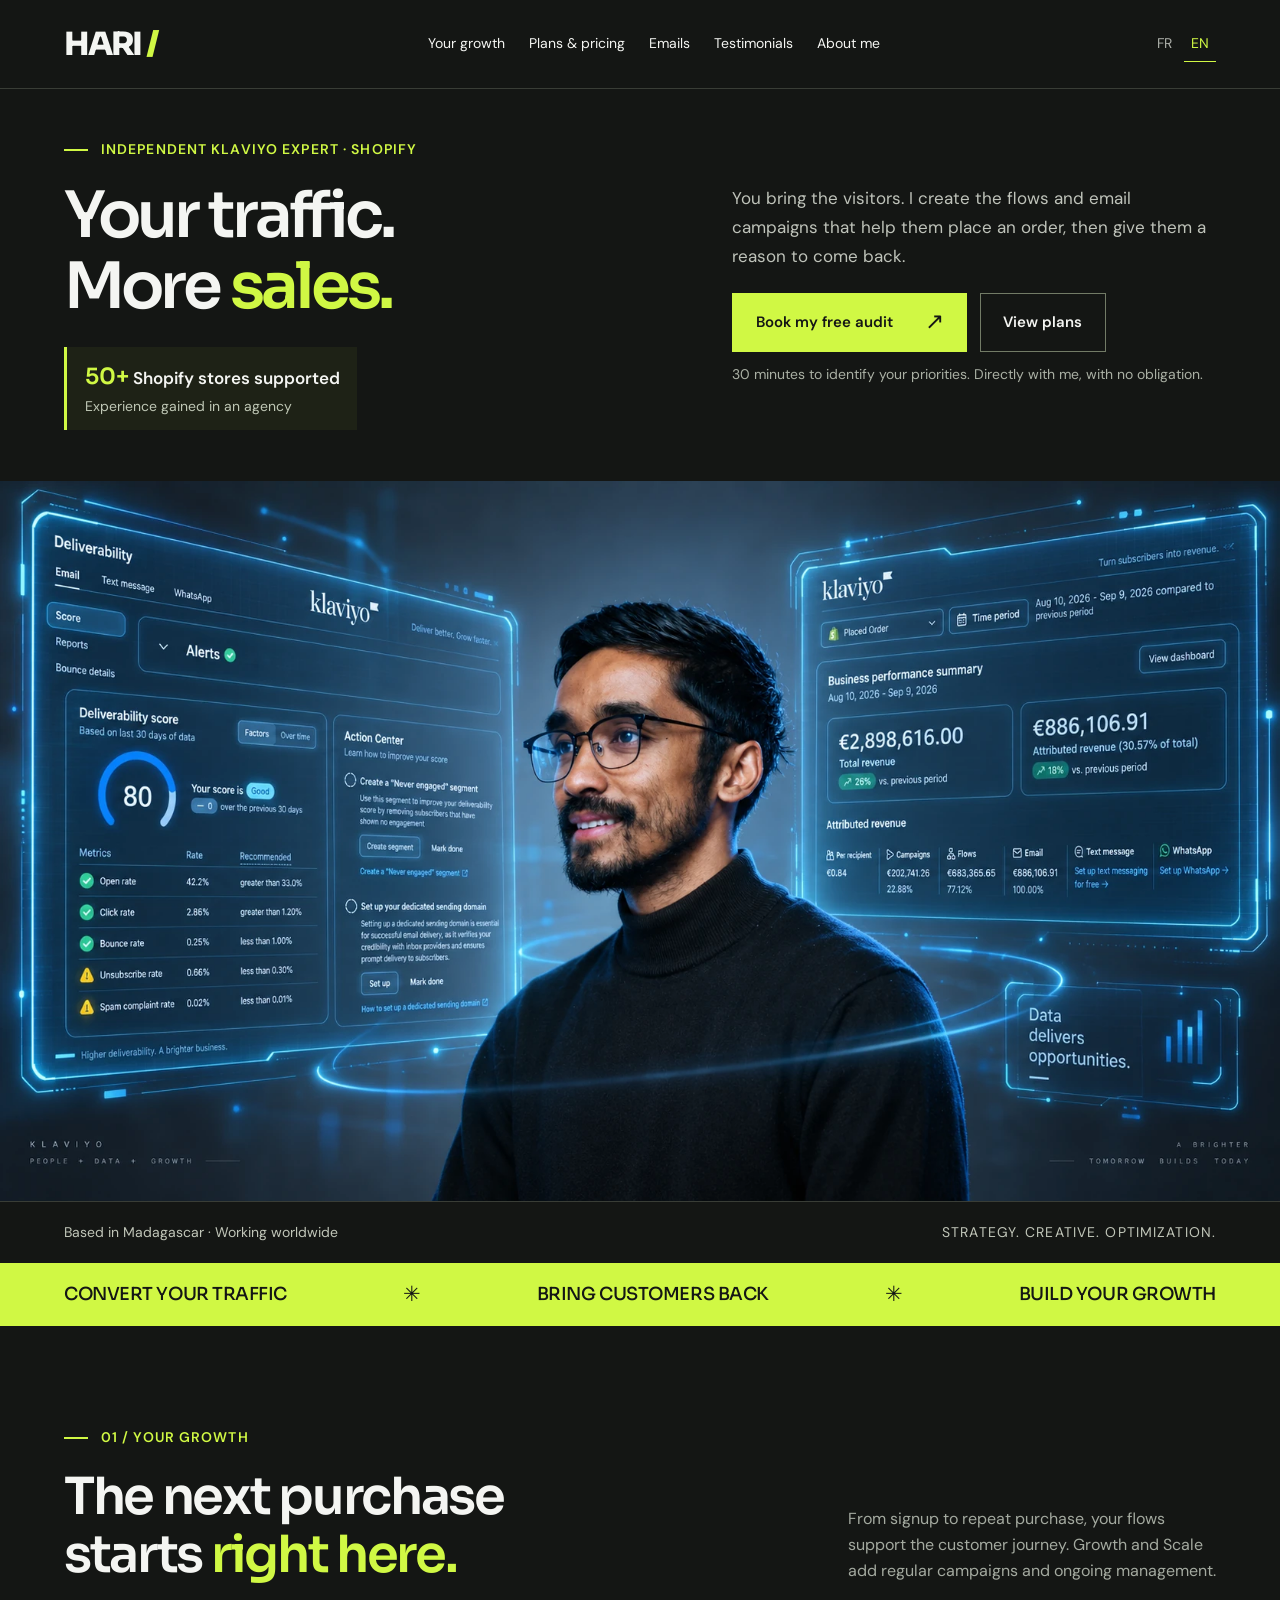
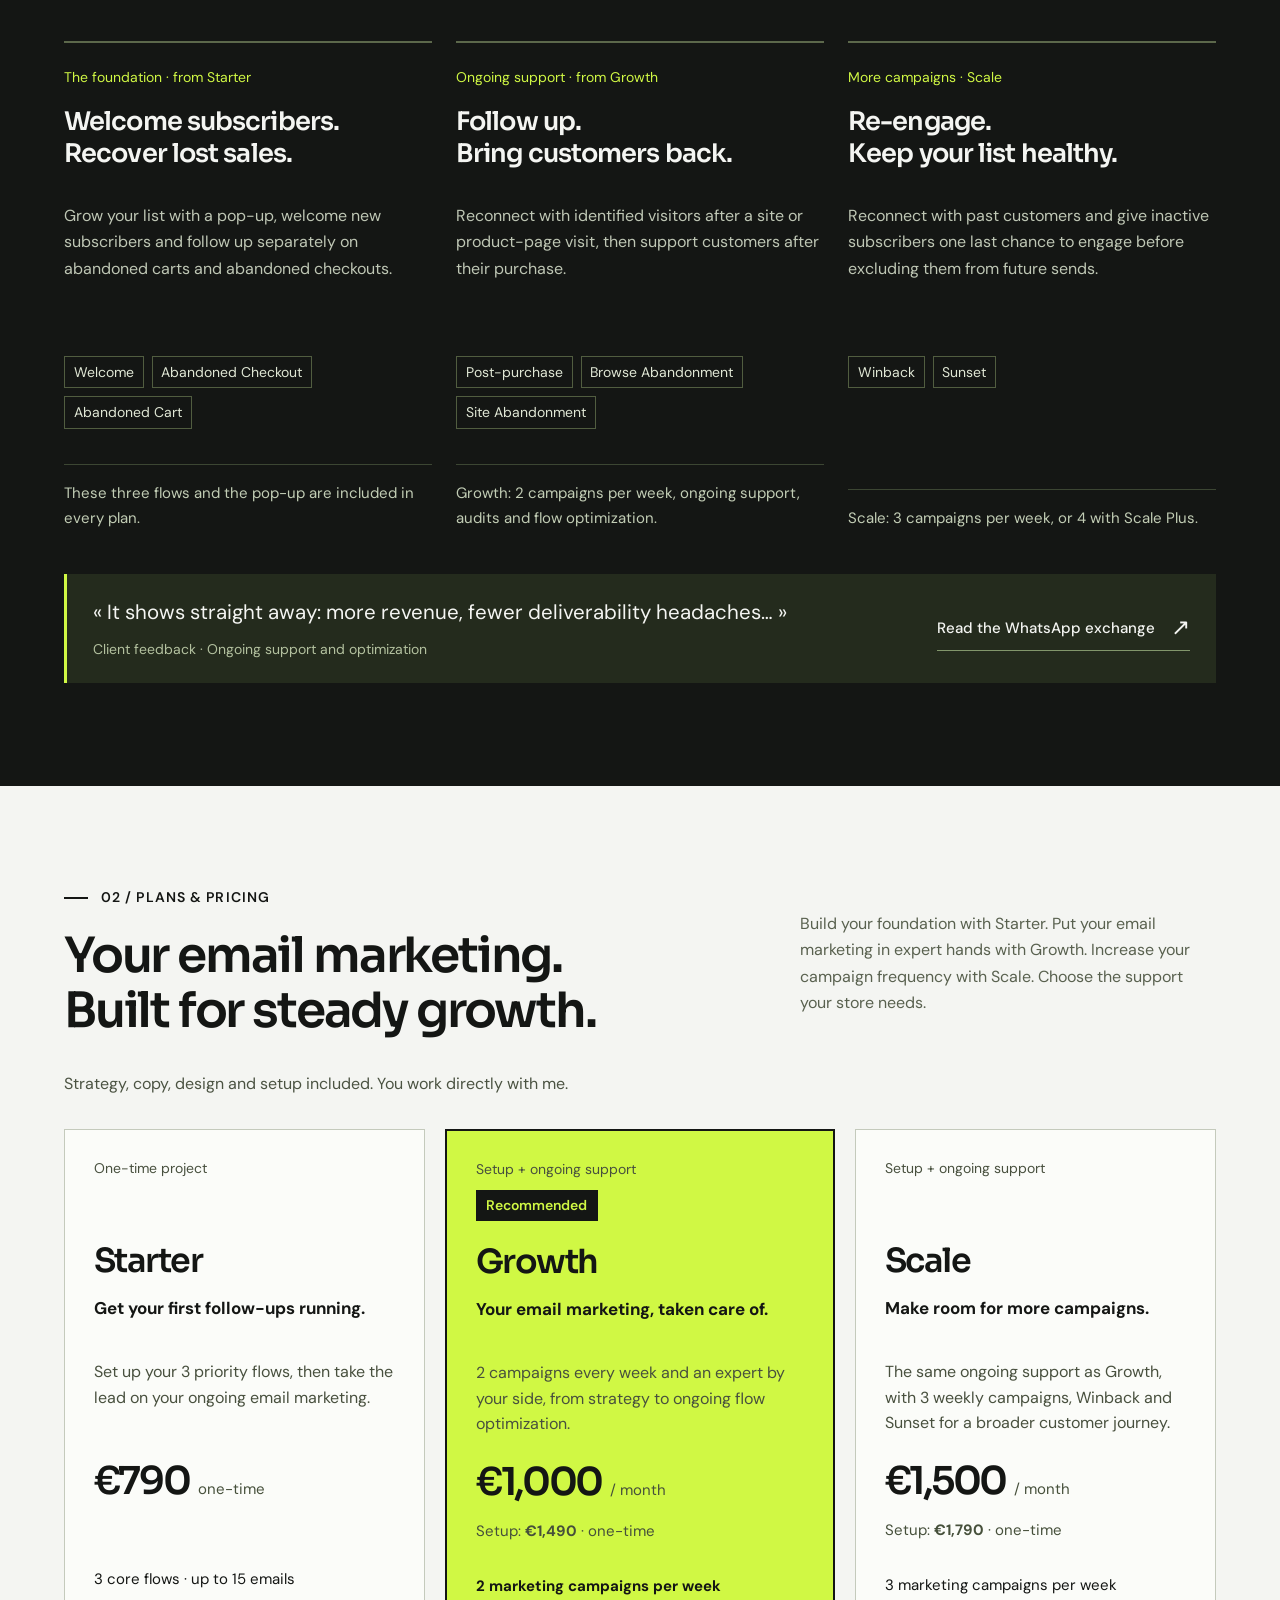
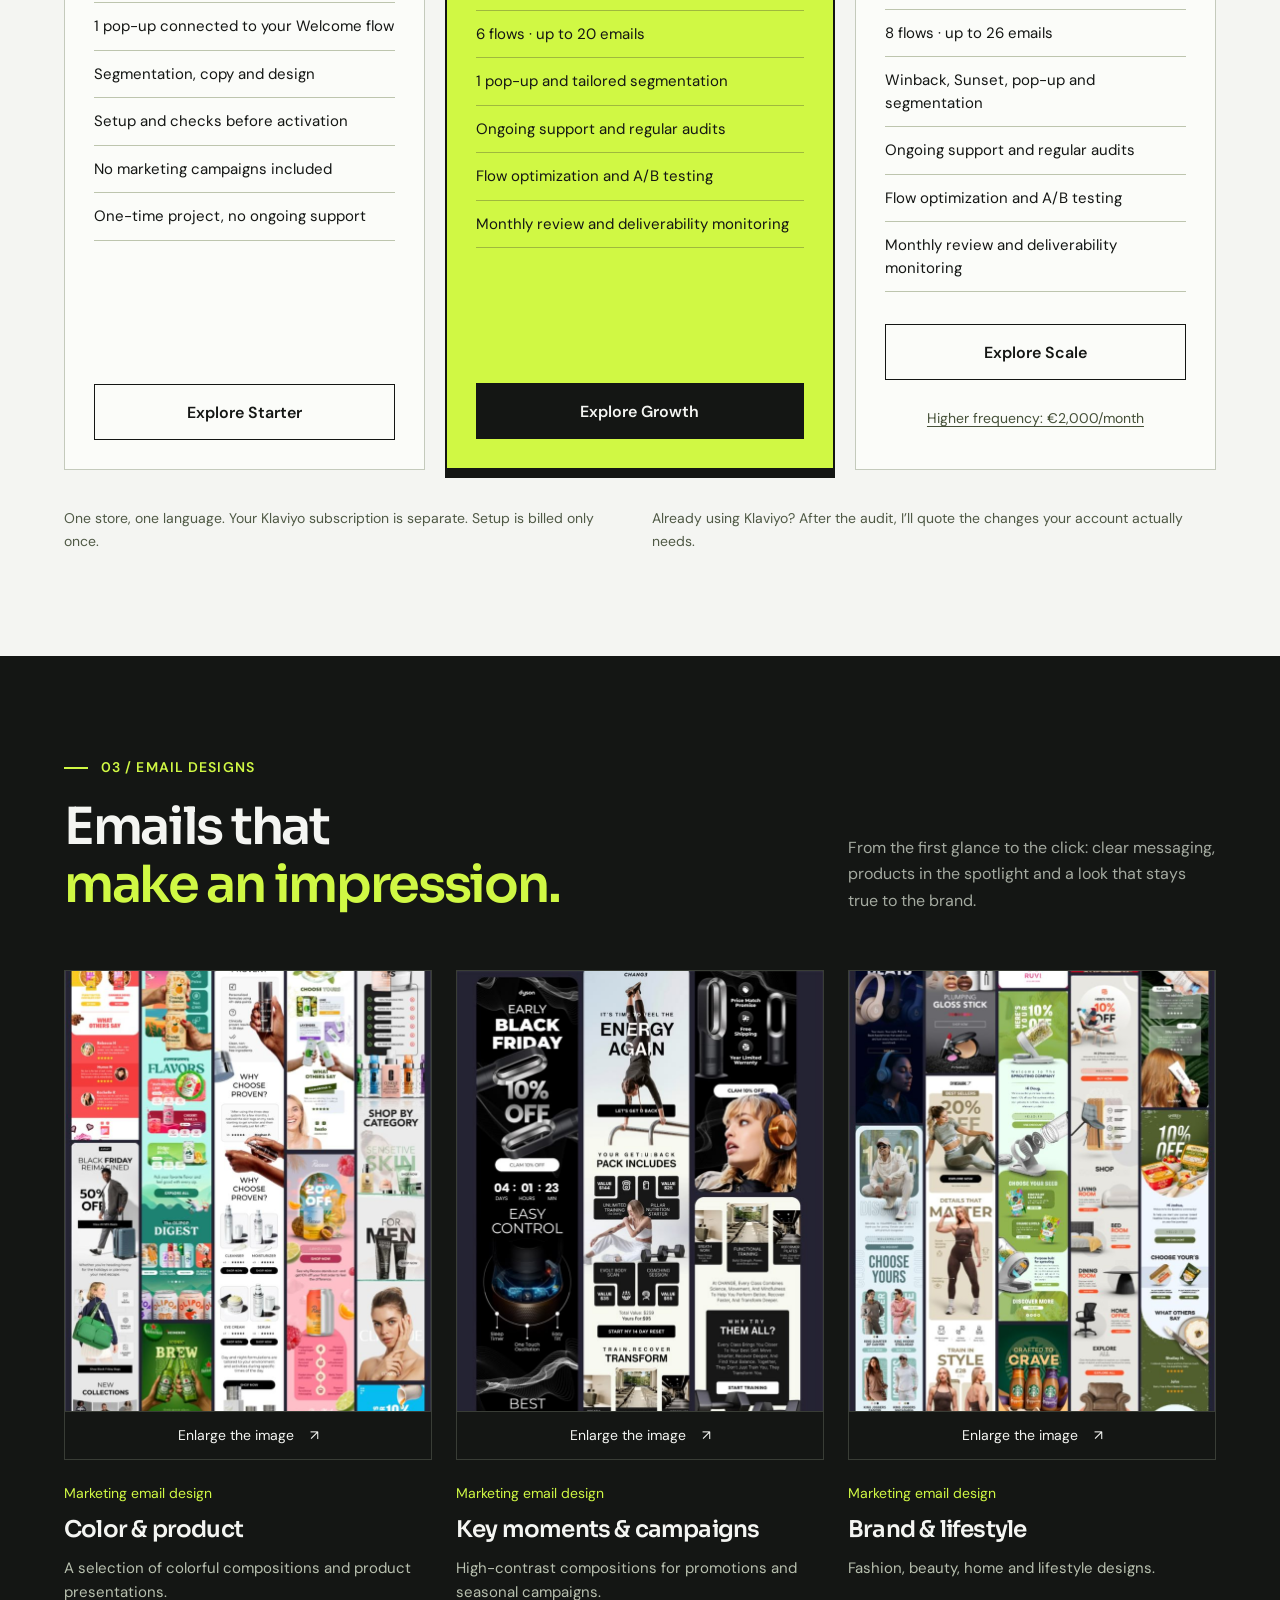
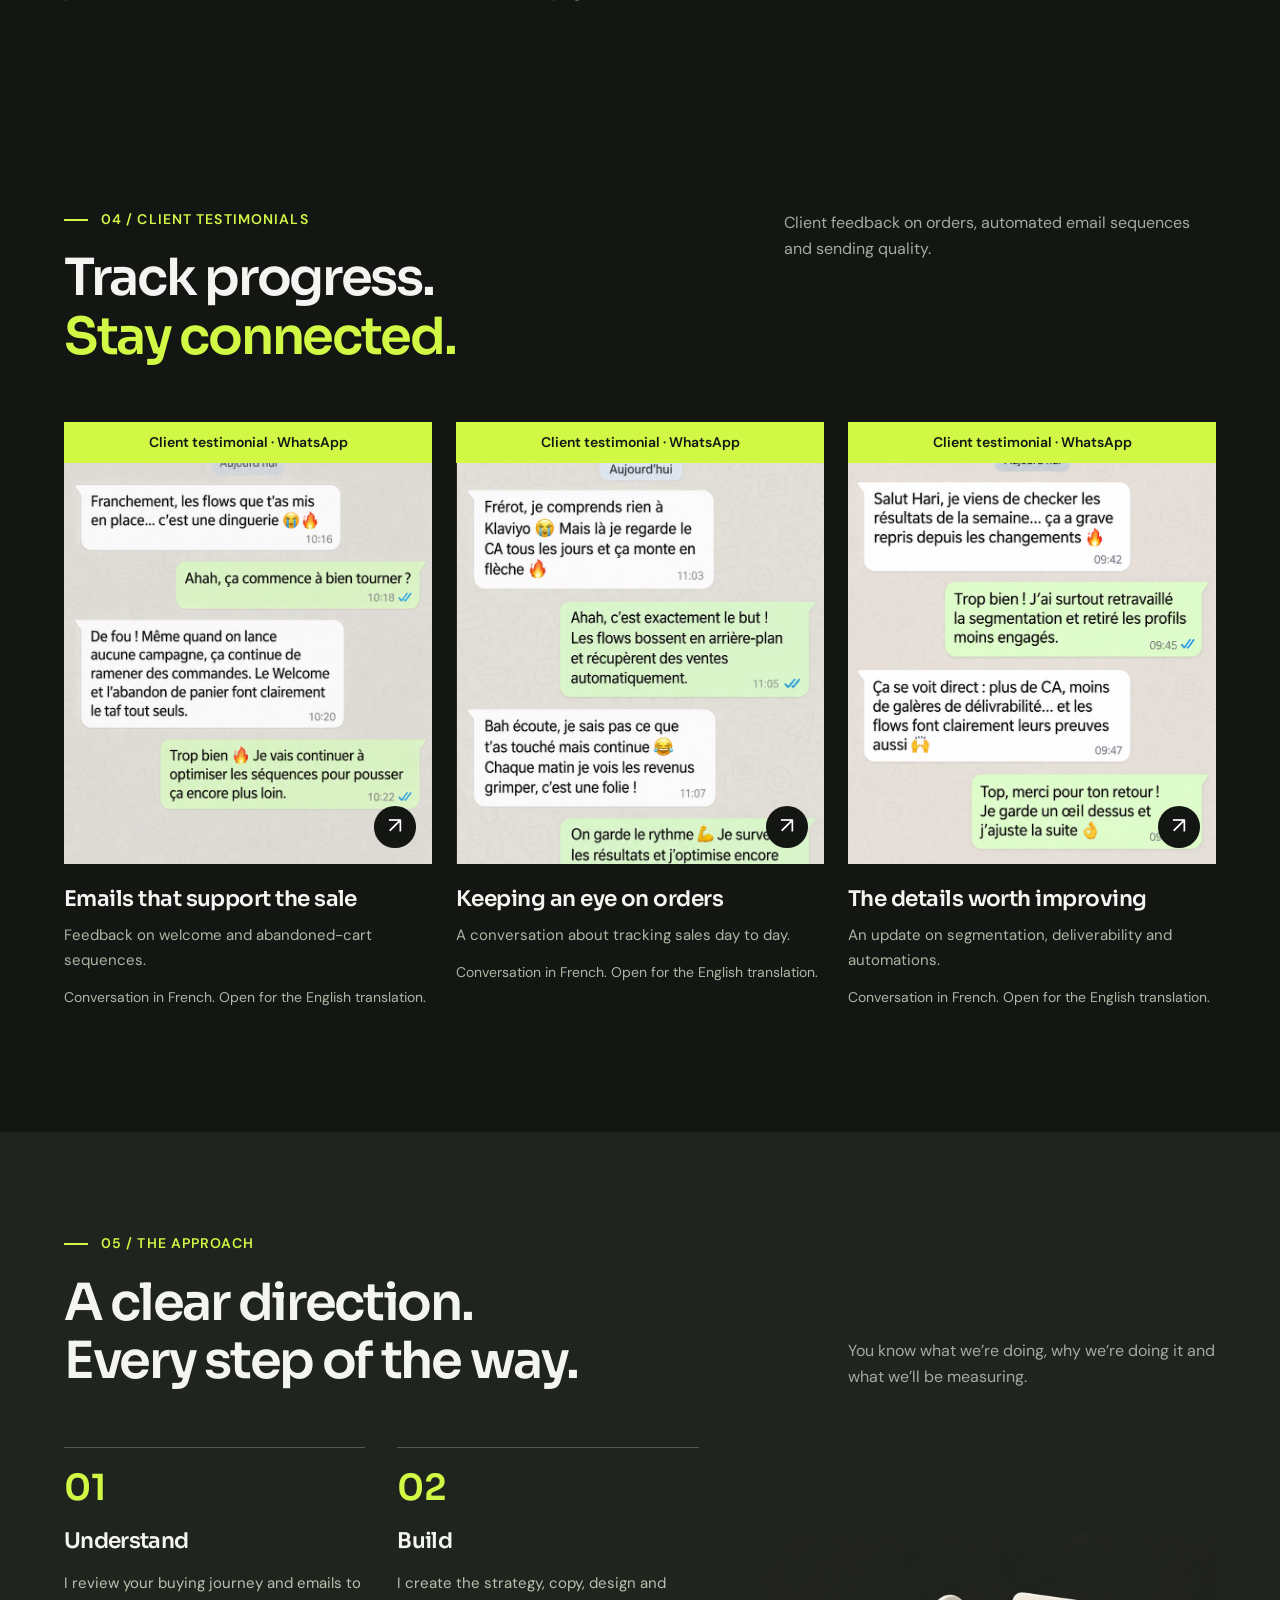
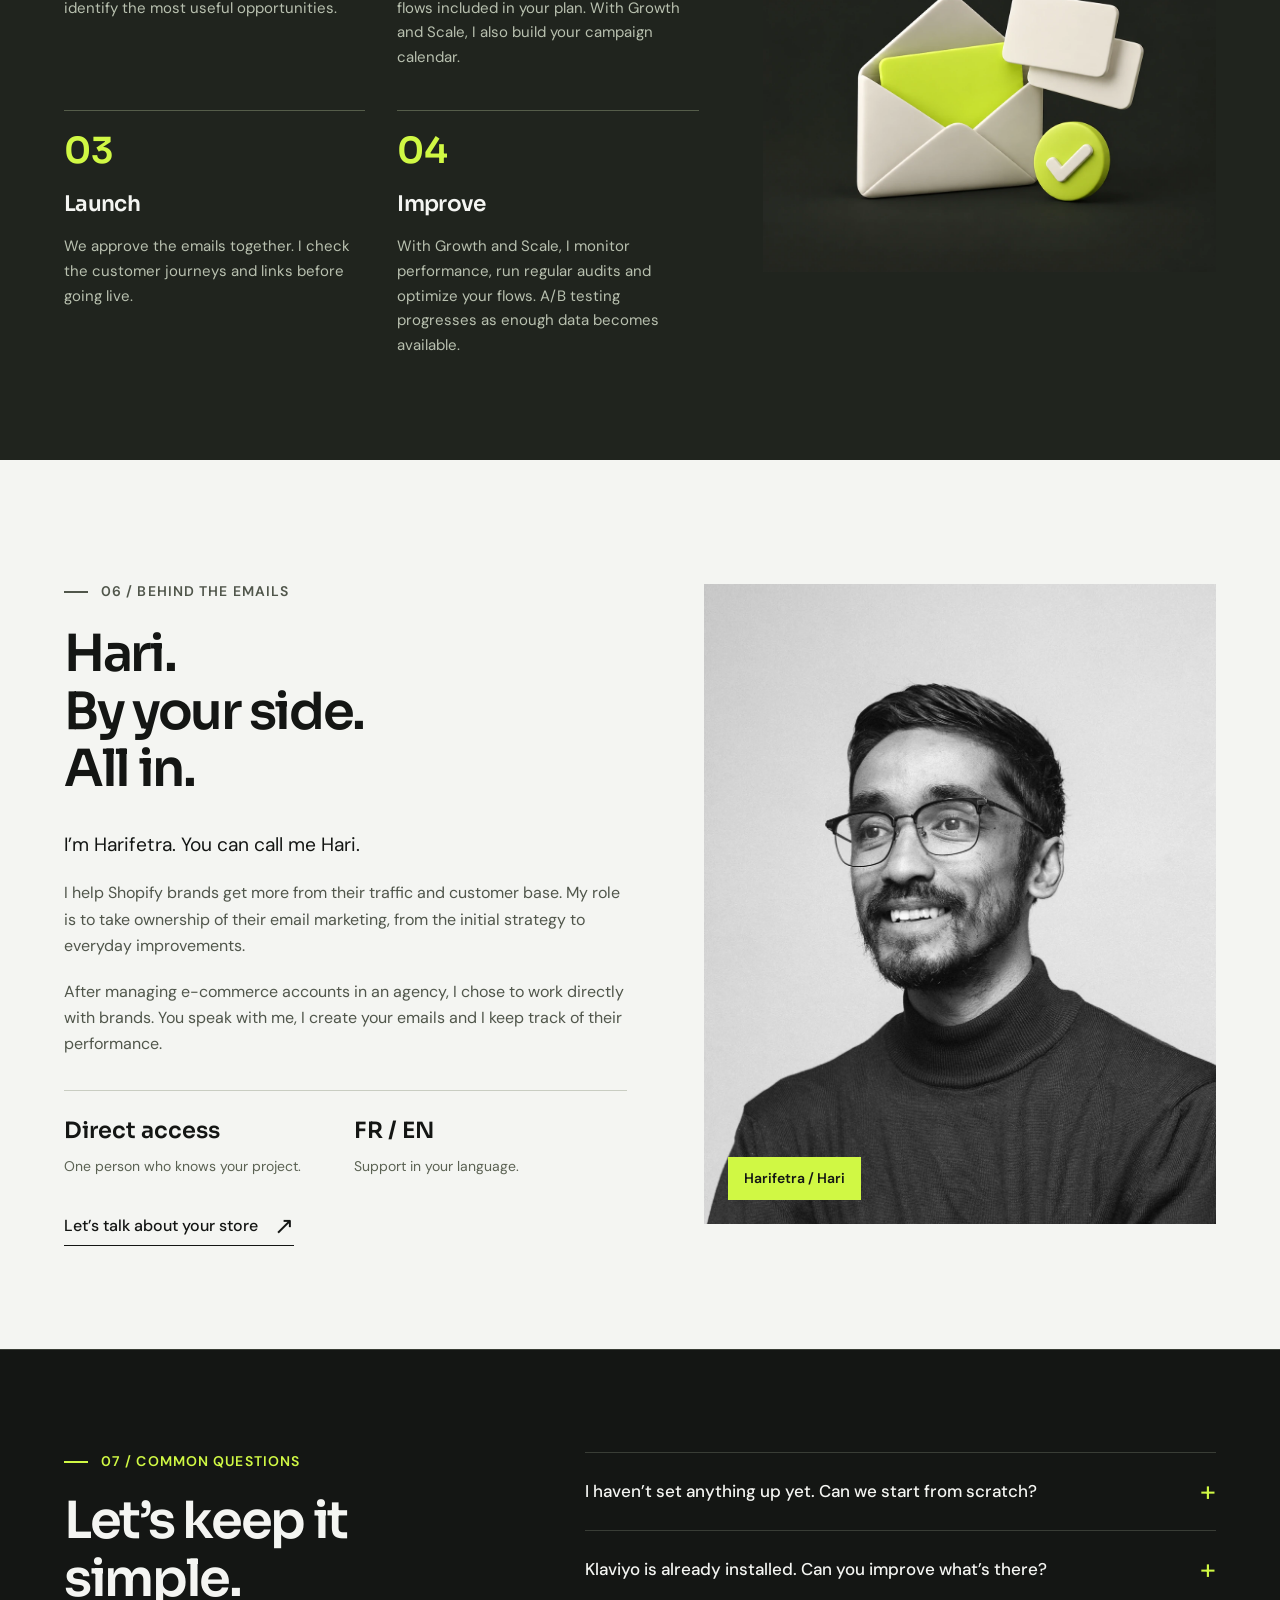
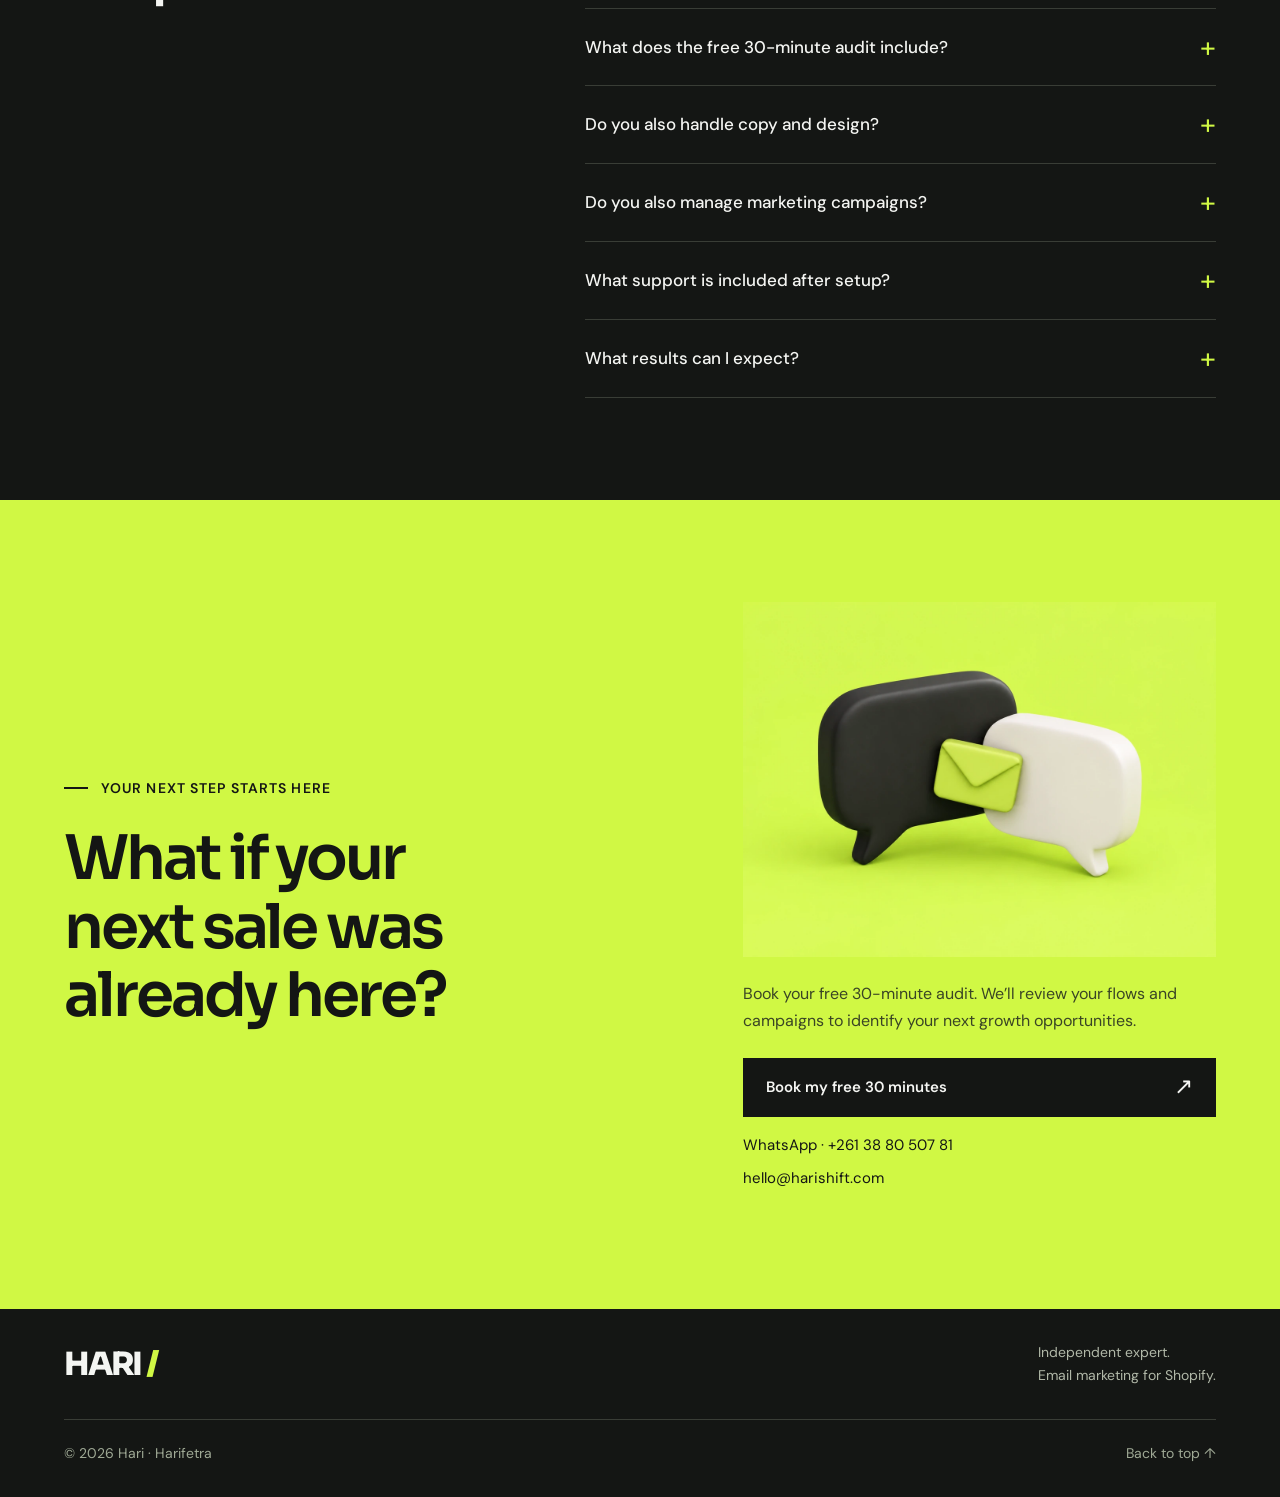
<file: en/index.html>
<!doctype html>
<html lang="en">
<head><meta charset="utf-8"><meta name="viewport" content="width=device-width,initial-scale=1"><meta name="theme-color" content="#141614">
<title>Hari — Turn more of your traffic into sales</title><meta name="description" content="Your traffic deserves to convert. Hari is an independent Klaviyo expert helping Shopify brands with email marketing, retention and ongoing optimization.">
<link rel="canonical" href="https://harishift.com/en/"><link rel="alternate" hreflang="fr" href="https://harishift.com/"><link rel="alternate" hreflang="en" href="https://harishift.com/en/"><link rel="alternate" hreflang="x-default" href="https://harishift.com/">
<meta property="og:title" content="Hari — Turn more of your traffic into sales"><meta property="og:description" content="Your traffic deserves to convert. Hari is an independent Klaviyo expert helping Shopify brands with email marketing, retention and ongoing optimization."><meta property="og:type" content="website"><meta property="og:url" content="https://harishift.com/en/"><meta property="og:locale" content="en_US">
<link rel="icon" href="/assets/favicon.svg" type="image/svg+xml"><link rel="stylesheet" href="/assets/style.css?v=f298908c5c"><link rel="stylesheet" href="/assets/media.css?v=f298908c5c"><link rel="stylesheet" href="/assets/refresh.css?v=f298908c5c"><link rel="stylesheet" href="/assets/offers.css?v=1e666e2a13"><link rel="preload" as="image" href="/assets/hari-banner.webp"><script src="/assets/app.js?v=f298908c5c" defer></script><script src="/assets/offers.js?v=1e666e2a13" defer></script><link rel="stylesheet" href="https://assets.calendly.com/assets/external/widget.css"><script src="https://assets.calendly.com/assets/external/widget.js" async></script><script src="/assets/booking.js?v=bb8738166b" defer></script></head>
<body id="top"><a class="skip" href="#main">Skip to content</a>
<header class="header"><div class="nav-inner wrap"><a class="brand" href="/en/" aria-label="Hari home">HARI<span> /</span></a><nav class="desktop-nav" aria-label="Main navigation"><a href="#growth">Your growth</a><a href="#offers">Plans &amp; pricing</a><a href="#designs">Emails</a><a href="#examples">Testimonials</a><a href="#about">About me</a></nav><div class="nav-tools"><nav class="languages" aria-label="Language"><a href="/" data-language="fr" lang="fr" hreflang="fr" aria-label="Français">FR</a><a href="/en/" data-language="en" lang="en" hreflang="en" aria-label="English" aria-current="page">EN</a></nav><a class="button" href="https://calendly.com/hello-harishift/30min" target="_blank" rel="noopener noreferrer" data-calendly aria-haspopup="dialog">Free audit · 30 min<span class="arrow" aria-hidden="true">↗</span></a><button class="menu-toggle" aria-label="Open or close the menu" aria-expanded="false" aria-controls="mobile-nav">Menu <span aria-hidden="true">☰</span></button></div></div><nav class="mobile-nav" id="mobile-nav" hidden aria-label="Mobile navigation"><a href="#growth">Your growth</a><a href="#offers">Plans &amp; pricing</a><a href="#designs">Emails</a><a href="#examples">Testimonials</a><a href="#about">About me</a><a class="button" href="https://calendly.com/hello-harishift/30min" target="_blank" rel="noopener noreferrer" data-calendly aria-haspopup="dialog">Free audit · 30 min<span class="arrow" aria-hidden="true">↗</span></a></nav></header>
<main id="main">
<section class="hero"><div class="hero-lead wrap"><div><p class="eyebrow lime">Independent Klaviyo expert · Shopify</p><h1><span>Your traffic.</span><span>More <em>sales.</em></span></h1><div class="hero-experience"><p class="hero-experience-main"><strong>50+</strong> Shopify stores supported</p><p class="hero-experience-context">Experience gained in an agency</p></div></div><div class="hero-summary"><p class="hero-description">You bring the visitors. I create the flows and email campaigns that help them place an order, then give them a reason to come back.</p><div class="hero-actions"><a class="button" href="https://calendly.com/hello-harishift/30min" target="_blank" rel="noopener noreferrer" data-calendly aria-haspopup="dialog">Book my free audit<span class="arrow" aria-hidden="true">↗</span></a><a class="button button-outline" href="#offers">View plans</a></div><p class="hero-note">30 minutes to identify your priorities. Directly with me, with no obligation.</p></div></div><figure class="hero-banner"><img src="/assets/hari-banner.webp" width="1672" height="941" alt="Hari surrounded by blue holographic Klaviyo dashboards" fetchpriority="high"></figure><div class="hero-bottom wrap"><span>Based in Madagascar · Working worldwide</span><span>Strategy. Creative. Optimization.</span></div></section>
<div class="band"><span>Convert your traffic</span><i aria-hidden="true">✳</i><span>Bring customers back</span><i aria-hidden="true">✳</i><span>Build your growth</span></div>
<section class="impact section wrap" id="growth"><div class="section-head reveal"><div><p class="eyebrow lime">01 / Your growth</p><h2>The next purchase<br>starts <span class="lime">right here.</span></h2></div><p>From signup to repeat purchase, your flows support the customer journey. Growth and Scale add regular campaigns and ongoing management.</p></div><div class="growth-services"><article class="growth-service reveal"><p class="growth-service-label">The foundation · from Starter</p><h3>Welcome subscribers.<br>Recover lost sales.</h3><p class="growth-service-description">Grow your list with a pop-up, welcome new subscribers and follow up separately on abandoned carts and abandoned checkouts.</p><ul class="growth-flow-tags"><li>Welcome</li><li>Abandoned Checkout</li><li>Abandoned Cart</li></ul><p class="growth-service-scope">These three flows and the pop-up are included in every plan.</p></article><article class="growth-service reveal"><p class="growth-service-label">Ongoing support · from Growth</p><h3>Follow up.<br>Bring customers back.</h3><p class="growth-service-description">Reconnect with identified visitors after a site or product-page visit, then support customers after their purchase.</p><ul class="growth-flow-tags"><li>Post-purchase</li><li>Browse Abandonment</li><li>Site Abandonment</li></ul><p class="growth-service-scope">Growth: 2 campaigns per week, ongoing support, audits and flow optimization.</p></article><article class="growth-service reveal"><p class="growth-service-label">More campaigns · Scale</p><h3>Re-engage.<br>Keep your list healthy.</h3><p class="growth-service-description">Reconnect with past customers and give inactive subscribers one last chance to engage before excluding them from future sends.</p><ul class="growth-flow-tags"><li>Winback</li><li>Sunset</li></ul><p class="growth-service-scope">Scale: 3 campaigns per week, or 4 with Scale Plus.</p></article></div><figure class="growth-proof"><div><blockquote>« It shows straight away: more revenue, fewer deliverability headaches… »</blockquote><figcaption>Client feedback · Ongoing support and optimization</figcaption></div><button class="text-link" type="button" data-proof="/assets/example-1.jpg" data-proof-alt="The details worth improving" data-transcript="#transcript-2">Read the WhatsApp exchange<span class="arrow" aria-hidden="true">↗</span></button></figure></section>
<section class="offers offers-v2 section" id="offers"><div class="wrap">
<div class="section-head"><div><p class="eyebrow">02 / Plans &amp; pricing</p><h2>Your email marketing.<br>Built for steady growth.</h2></div><p>Build your foundation with Starter. Put your email marketing in expert hands with Growth. Increase your campaign frequency with Scale. Choose the support your store needs.</p></div>
<p class="plans-common">Strategy, copy, design and setup included. You work directly with me.</p>
<div class="plans-grid"><article class="plan-card plan-growth plan-featured" aria-labelledby="plan-growth-title">
<div class="plan-label"><span>Setup + ongoing support</span><span class="plan-badge">Recommended</span></div>
<h3 id="plan-growth-title">Growth</h3>
<p class="plan-benefit">Your email marketing, taken care of.</p>
<p class="plan-description">2 campaigns every week and an expert by your side, from strategy to ongoing flow optimization.</p>
<div class="plan-pricing"><p class="plan-price"><strong>€1,000</strong><span>/ month</span></p><p class="plan-setup">Setup: <strong>€1,490</strong> · one-time</p></div><ul class="plan-features"><li>2 marketing campaigns per week</li><li>6 flows · up to 20 emails</li><li>1 pop-up and tailored segmentation</li><li>Ongoing support and regular audits</li><li>Flow optimization and A/B testing</li><li>Monthly review and deliverability monitoring</li></ul>
<div class="plan-actions"><button type="button" class="plan-button plan-button-primary" data-open-offer="offer-growth" aria-haspopup="dialog">Explore Growth</button></div>
</article><article class="plan-card plan-starter" aria-labelledby="plan-starter-title">
<div class="plan-label"><span>One-time project</span></div>
<h3 id="plan-starter-title">Starter</h3>
<p class="plan-benefit">Get your first follow-ups running.</p>
<p class="plan-description">Set up your 3 priority flows, then take the lead on your ongoing email marketing.</p>
<div class="plan-pricing"><p class="plan-price"><strong>€790</strong><span>one-time</span></p></div><ul class="plan-features"><li>3 core flows · up to 15 emails</li><li>1 pop-up connected to your Welcome flow</li><li>Segmentation, copy and design</li><li>Setup and checks before activation</li><li>No marketing campaigns included</li><li>One-time project, no ongoing support</li></ul>
<div class="plan-actions"><button type="button" class="plan-button" data-open-offer="offer-starter" aria-haspopup="dialog">Explore Starter</button></div>
</article><article class="plan-card plan-scale" aria-labelledby="plan-scale-title">
<div class="plan-label"><span>Setup + ongoing support</span></div>
<h3 id="plan-scale-title">Scale</h3>
<p class="plan-benefit">Make room for more campaigns.</p>
<p class="plan-description">The same ongoing support as Growth, with 3 weekly campaigns, Winback and Sunset for a broader customer journey.</p>
<div class="plan-pricing"><p class="plan-price"><strong>€1,500</strong><span>/ month</span></p><p class="plan-setup">Setup: <strong>€1,790</strong> · one-time</p></div><ul class="plan-features"><li>3 marketing campaigns per week</li><li>8 flows · up to 26 emails</li><li>Winback, Sunset, pop-up and segmentation</li><li>Ongoing support and regular audits</li><li>Flow optimization and A/B testing</li><li>Monthly review and deliverability monitoring</li></ul>
<div class="plan-actions"><button type="button" class="plan-button" data-open-offer="offer-scale" aria-haspopup="dialog">Explore Scale</button><button type="button" class="plan-upgrade" data-open-offer="offer-scale-plus" aria-haspopup="dialog">Higher frequency: €2,000/month</button></div>
</article></div>
<div class="plans-notes"><p>One store, one language. Your Klaviyo subscription is separate. Setup is billed only once.</p><p>Already using Klaviyo? After the audit, I’ll quote the changes your account actually needs.</p></div>
</div><dialog id="offer-starter" class="offer-dialog" aria-labelledby="offer-starter-title" aria-describedby="offer-starter-intro">
<div class="offer-dialog-header"><span>What’s included</span><button class="offer-dialog-close" type="button" data-close-offer autofocus>Close <span aria-hidden="true">×</span></button></div>
<div class="offer-dialog-body"><div class="plan-detail-intro"><p class="plan-detail-kicker">One-time project</p><h2 id="offer-starter-title">Starter</h2><p id="offer-starter-intro">Set up your 3 priority flows, then take the lead on your ongoing email marketing.</p><div class="plan-pricing"><p class="plan-price"><strong>€790</strong><span>one-time</span></p></div></div>
<section class="plan-detail-section"><h3>Your flows at setup</h3><ul class="plan-flow-list"><li>Welcome</li><li>Abandoned Checkout</li><li>Abandoned Cart</li></ul><p>Up to 15 automated emails in total. The number of messages in each flow is tailored to your customer journey.</p></section>
<section class="plan-detail-section"><h3>A foundation ready to go</h3><ul class=""><li>Klaviyo configuration and Shopify integration</li><li>One pop-up connected to your Welcome flow</li><li>Segmentation tailored to your store</li><li>Copy, design, setup and checks before activation</li></ul></section>

<section class="plan-detail-section"><h3>A clear scope</h3><ul class=""><li>One store and one language: English or French</li><li>Two consolidated rounds of revisions per deliverable</li><li>Setup: 50% upfront and 50% on delivery</li><li>Your Klaviyo subscription is paid separately</li></ul><p>This one-time project covers flow and pop-up setup. Campaigns, ongoing support, regular audits and optimization with A/B testing are included only in Growth and Scale.</p></section>
<div class="plan-next"><h3>Let’s start with your store.</h3><p>Send me your store link on WhatsApp. We’ll check whether this plan fits your priorities.</p><a class="plan-button plan-button-primary" href="https://wa.me/261388050781?text=Hi%20Hari%2C%20I%E2%80%99m%20interested%20in%20Starter%20and%20would%20like%20to%20discuss%20the%20plan.%20Here%20is%20my%20store%20link%3A%20" target="_blank" rel="noopener noreferrer">Let’s talk about Starter</a><a class="plan-audit-link" href="https://calendly.com/hello-harishift/30min" target="_blank" rel="noopener noreferrer" data-calendly aria-haspopup="dialog">Request a free 30-minute audit</a></div>
</div></dialog><dialog id="offer-growth" class="offer-dialog" aria-labelledby="offer-growth-title" aria-describedby="offer-growth-intro">
<div class="offer-dialog-header"><span>What’s included</span><button class="offer-dialog-close" type="button" data-close-offer autofocus>Close <span aria-hidden="true">×</span></button></div>
<div class="offer-dialog-body"><div class="plan-detail-intro"><p class="plan-detail-kicker">Setup + ongoing support</p><h2 id="offer-growth-title">Growth</h2><p id="offer-growth-intro">2 campaigns every week and an expert by your side, from strategy to ongoing flow optimization.</p><div class="plan-pricing"><p class="plan-price"><strong>€1,000</strong><span>/ month</span></p><p class="plan-setup">Setup: <strong>€1,490</strong> · one-time</p></div></div>
<section class="plan-detail-section"><h3>Your flows at setup</h3><ul class="plan-flow-list"><li>Welcome</li><li>Abandoned Checkout</li><li>Abandoned Cart</li><li>Post-purchase</li><li>Browse Abandonment</li><li>Site Abandonment</li></ul><p>Up to 20 automated emails in total. The number of messages in each flow is tailored to your customer journey.</p></section>
<section class="plan-detail-section"><h3>A foundation ready to go</h3><ul class=""><li>Klaviyo configuration and Shopify integration</li><li>One pop-up connected to your Welcome flow</li><li>Segmentation tailored to your store</li><li>Copy, design, setup and checks before activation</li></ul></section>
<section class="plan-detail-section"><h3>Ongoing support, every month</h3><p class="plan-campaign-cadence">2 marketing campaigns per week.</p><ul class=""><li>Marketing calendar, segmentation, copy, design and campaign scheduling</li><li>Performance and deliverability monitoring, with regular account and flow audits</li><li>Ongoing improvements to existing flows, prioritized by performance</li><li>A/B testing of subject lines, content or timing, based on the available data</li><li>A monthly review of results and next steps</li></ul></section>
<section class="plan-detail-section"><h3>A clear scope</h3><ul class=""><li>One store and one language: English or French</li><li>Two consolidated rounds of revisions per deliverable</li><li>Setup: 50% upfront and 50% on delivery</li><li>Your Klaviyo subscription is paid separately</li></ul><p>Monthly billing starts when campaign management begins. Additional flows, extra languages and major sales events such as Black Friday are quoted separately.</p></section>
<div class="plan-next"><h3>Let’s start with your store.</h3><p>Send me your store link on WhatsApp. We’ll check whether this plan fits your priorities.</p><a class="plan-button plan-button-primary" href="https://wa.me/261388050781?text=Hi%20Hari%2C%20I%E2%80%99m%20interested%20in%20Growth%20and%20would%20like%20to%20discuss%20the%20plan.%20Here%20is%20my%20store%20link%3A%20" target="_blank" rel="noopener noreferrer">Let’s talk about Growth</a><a class="plan-audit-link" href="https://calendly.com/hello-harishift/30min" target="_blank" rel="noopener noreferrer" data-calendly aria-haspopup="dialog">Request a free 30-minute audit</a></div>
</div></dialog><dialog id="offer-scale" class="offer-dialog" aria-labelledby="offer-scale-title" aria-describedby="offer-scale-intro">
<div class="offer-dialog-header"><span>What’s included</span><button class="offer-dialog-close" type="button" data-close-offer autofocus>Close <span aria-hidden="true">×</span></button></div>
<div class="offer-dialog-body"><div class="plan-detail-intro"><p class="plan-detail-kicker">Setup + ongoing support</p><h2 id="offer-scale-title">Scale</h2><p id="offer-scale-intro">The same ongoing support as Growth, with 3 weekly campaigns, Winback and Sunset for a broader customer journey.</p><div class="plan-pricing"><p class="plan-price"><strong>€1,500</strong><span>/ month</span></p><p class="plan-setup">Setup: <strong>€1,790</strong> · one-time</p></div></div>
<section class="plan-detail-section"><h3>Your flows at setup</h3><ul class="plan-flow-list"><li>Welcome</li><li>Abandoned Checkout</li><li>Abandoned Cart</li><li>Post-purchase</li><li>Browse Abandonment</li><li>Site Abandonment</li><li>Winback</li><li>Sunset</li></ul><p>Up to 26 automated emails in total. The number of messages in each flow is tailored to your customer journey.</p></section>
<section class="plan-detail-section"><h3>A foundation ready to go</h3><ul class=""><li>Klaviyo configuration and Shopify integration</li><li>One pop-up connected to your Welcome flow</li><li>Segmentation tailored to your store</li><li>Copy, design, setup and checks before activation</li></ul></section>
<section class="plan-detail-section"><h3>Ongoing support, every month</h3><p class="plan-campaign-cadence">3 marketing campaigns per week.</p><ul class=""><li>Marketing calendar, segmentation, copy, design and campaign scheduling</li><li>Performance and deliverability monitoring, with regular account and flow audits</li><li>Ongoing improvements to existing flows, prioritized by performance</li><li>A/B testing of subject lines, content or timing, based on the available data</li><li>A monthly review of results and next steps</li></ul></section>
<section class="plan-detail-section"><h3>A clear scope</h3><ul class=""><li>One store and one language: English or French</li><li>Two consolidated rounds of revisions per deliverable</li><li>Setup: 50% upfront and 50% on delivery</li><li>Your Klaviyo subscription is paid separately</li></ul><p>Monthly billing starts when campaign management begins. Additional flows, extra languages and major sales events such as Black Friday are quoted separately.</p></section>
<div class="plan-next"><h3>Let’s start with your store.</h3><p>Send me your store link on WhatsApp. We’ll check whether this plan fits your priorities.</p><a class="plan-button plan-button-primary" href="https://wa.me/261388050781?text=Hi%20Hari%2C%20I%E2%80%99m%20interested%20in%20Scale%20and%20would%20like%20to%20discuss%20the%20plan.%20Here%20is%20my%20store%20link%3A%20" target="_blank" rel="noopener noreferrer">Let’s talk about Scale</a><a class="plan-audit-link" href="https://calendly.com/hello-harishift/30min" target="_blank" rel="noopener noreferrer" data-calendly aria-haspopup="dialog">Request a free 30-minute audit</a></div>
</div></dialog><dialog id="offer-scale-plus" class="offer-dialog" aria-labelledby="offer-scale-plus-title" aria-describedby="offer-scale-plus-intro">
<div class="offer-dialog-header"><span>What’s included</span><button class="offer-dialog-close" type="button" data-close-offer autofocus>Close <span aria-hidden="true">×</span></button></div>
<div class="offer-dialog-body"><div class="plan-detail-intro"><p class="plan-detail-kicker">Setup + ongoing support</p><h2 id="offer-scale-plus-title">Scale Plus</h2><p id="offer-scale-plus-intro">The same 8-flow foundation and ongoing support as Scale, with 4 marketing campaigns per week.</p><div class="plan-pricing"><p class="plan-price"><strong>€2,000</strong><span>/ month</span></p><p class="plan-setup">Setup: <strong>€1,790</strong> · one-time</p></div></div>
<section class="plan-detail-section"><h3>Your flows at setup</h3><ul class="plan-flow-list"><li>Welcome</li><li>Abandoned Checkout</li><li>Abandoned Cart</li><li>Post-purchase</li><li>Browse Abandonment</li><li>Site Abandonment</li><li>Winback</li><li>Sunset</li></ul><p>Up to 26 automated emails in total. The number of messages in each flow is tailored to your customer journey.</p></section>
<section class="plan-detail-section"><h3>A foundation ready to go</h3><ul class=""><li>Klaviyo configuration and Shopify integration</li><li>One pop-up connected to your Welcome flow</li><li>Segmentation tailored to your store</li><li>Copy, design, setup and checks before activation</li></ul></section>
<section class="plan-detail-section"><h3>Ongoing support, every month</h3><p class="plan-campaign-cadence">4 marketing campaigns per week. Major sales events are scoped and quoted separately.</p><ul class=""><li>Marketing calendar, segmentation, copy, design and campaign scheduling</li><li>Performance and deliverability monitoring, with regular account and flow audits</li><li>Ongoing improvements to existing flows, prioritized by performance</li><li>A/B testing of subject lines, content or timing, based on the available data</li><li>A monthly review of results and next steps</li></ul></section>
<section class="plan-detail-section"><h3>A clear scope</h3><ul class=""><li>One store and one language: English or French</li><li>Two consolidated rounds of revisions per deliverable</li><li>Setup: 50% upfront and 50% on delivery</li><li>Your Klaviyo subscription is paid separately</li></ul><p>Monthly billing starts when campaign management begins. Additional flows, extra languages and major sales events such as Black Friday are quoted separately.</p></section>
<div class="plan-next"><h3>Let’s start with your store.</h3><p>Send me your store link on WhatsApp. We’ll check whether this plan fits your priorities.</p><a class="plan-button plan-button-primary" href="https://wa.me/261388050781?text=Hi%20Hari%2C%20I%E2%80%99m%20interested%20in%20Scale%20Plus%20and%20would%20like%20to%20discuss%20the%20plan.%20Here%20is%20my%20store%20link%3A%20" target="_blank" rel="noopener noreferrer">Let’s talk about Scale Plus</a><a class="plan-audit-link" href="https://calendly.com/hello-harishift/30min" target="_blank" rel="noopener noreferrer" data-calendly aria-haspopup="dialog">Request a free 30-minute audit</a></div>
</div></dialog></section>
<section class="designs section wrap" id="designs"><div class="section-head reveal"><div><p class="eyebrow lime">03 / Email designs</p><h2>Emails that<br><span class="lime">make an impression.</span></h2></div><p>From the first glance to the click: clear messaging, products in the spotlight and a look that stays true to the brand.</p></div><div class="design-grid"><figure class="design-card reveal"><button class="media-image" data-proof="/assets/design-cpg.jpeg" data-transcript="#media-design-0" data-modal-label="Marketing email design" data-view="design" aria-label="Enlarge the image — Color &amp; product"><img src="/assets/design-cpg.jpeg" alt="Marketing email design — Color &amp; product" width="736" height="1472" loading="lazy"><span class="media-zoom">Enlarge the image <span aria-hidden="true">↗</span></span></button><figcaption><span>Marketing email design</span><h3>Color &amp; product</h3><p>A selection of colorful compositions and product presentations.</p></figcaption></figure><figure class="design-card reveal"><button class="media-image" data-proof="/assets/design-campaigns.jpeg" data-transcript="#media-design-1" data-modal-label="Marketing email design" data-view="design" aria-label="Enlarge the image — Key moments &amp; campaigns"><img src="/assets/design-campaigns.jpeg" alt="Marketing email design — Key moments &amp; campaigns" width="736" height="1173" loading="lazy"><span class="media-zoom">Enlarge the image <span aria-hidden="true">↗</span></span></button><figcaption><span>Marketing email design</span><h3>Key moments &amp; campaigns</h3><p>High-contrast compositions for promotions and seasonal campaigns.</p></figcaption></figure><figure class="design-card reveal"><button class="media-image" data-proof="/assets/design-lifestyle.jpeg" data-transcript="#media-design-2" data-modal-label="Marketing email design" data-view="design" aria-label="Enlarge the image — Brand &amp; lifestyle"><img src="/assets/design-lifestyle.jpeg" alt="Marketing email design — Brand &amp; lifestyle" width="736" height="1472" loading="lazy"><span class="media-zoom">Enlarge the image <span aria-hidden="true">↗</span></span></button><figcaption><span>Marketing email design</span><h3>Brand &amp; lifestyle</h3><p>Fashion, beauty, home and lifestyle designs.</p></figcaption></figure></div></section>
<section class="examples section wrap" id="examples"><div class="section-head reveal"><div><p class="eyebrow lime">04 / Client testimonials</p><h2>Track progress.<br><span class="lime">Stay connected.</span></h2></div><p>Client feedback on orders, automated email sequences and sending quality.</p></div><div class="example-grid"><figure class="example-card reveal"><button class="example-image" data-proof="/assets/example-2.jpg" data-transcript="#transcript-0" aria-label="Enlarge the testimonial: Emails that support the sale"><img src="/assets/example-2.jpg" alt="Client testimonial · WhatsApp — Emails that support the sale" width="774" height="1200" loading="lazy"><span class="demo-label">Client testimonial · WhatsApp</span><span class="zoom-label" aria-hidden="true">↗</span></button><figcaption><strong>Emails that support the sale</strong><p>Feedback on welcome and abandoned-cart sequences.</p><span class="example-source">Conversation in French. Open for the English translation.</span></figcaption></figure><figure class="example-card reveal"><button class="example-image" data-proof="/assets/example-3.jpg" data-transcript="#transcript-1" aria-label="Enlarge the testimonial: Keeping an eye on orders"><img src="/assets/example-3.jpg" alt="Client testimonial · WhatsApp — Keeping an eye on orders" width="774" height="1200" loading="lazy"><span class="demo-label">Client testimonial · WhatsApp</span><span class="zoom-label" aria-hidden="true">↗</span></button><figcaption><strong>Keeping an eye on orders</strong><p>A conversation about tracking sales day to day.</p><span class="example-source">Conversation in French. Open for the English translation.</span></figcaption></figure><figure class="example-card reveal"><button class="example-image" data-proof="/assets/example-1.jpg" data-transcript="#transcript-2" aria-label="Enlarge the testimonial: The details worth improving"><img src="/assets/example-1.jpg" alt="Client testimonial · WhatsApp — The details worth improving" width="774" height="1200" loading="lazy"><span class="demo-label">Client testimonial · WhatsApp</span><span class="zoom-label" aria-hidden="true">↗</span></button><figcaption><strong>The details worth improving</strong><p>An update on segmentation, deliverability and automations.</p><span class="example-source">Conversation in French. Open for the English translation.</span></figcaption></figure></div></section>
<section class="method section" id="approach"><div class="wrap"><div class="section-head reveal"><div><p class="eyebrow lime">05 / The approach</p><h2>A clear direction.<br>Every step of the way.</h2></div><p>You know what we’re doing, why we’re doing it and what we’ll be measuring.</p></div><div class="method-layout"><div class="method-grid"><article class="step reveal"><span class="step-index">01</span><h3>Understand</h3><p>I review your buying journey and emails to identify the most useful opportunities.</p></article><article class="step reveal"><span class="step-index">02</span><h3>Build</h3><p>I create the strategy, copy, design and flows included in your plan. With Growth and Scale, I also build your campaign calendar.</p></article><article class="step reveal"><span class="step-index">03</span><h3>Launch</h3><p>We approve the emails together. I check the customer journeys and links before going live.</p></article><article class="step reveal"><span class="step-index">04</span><h3>Improve</h3><p>With Growth and Scale, I monitor performance, run regular audits and optimize your flows. A/B testing progresses as enough data becomes available.</p></article></div><figure class="method-illustration reveal"><img src="/assets/email-method-illustration.webp" width="1200" height="900" alt="Illustration of an envelope and organised messages for email strategy" loading="lazy"></figure></div></div></section>
<section class="about section" id="about"><div class="about-grid wrap"><figure class="about-photo reveal"><img src="/assets/hari-about.webp" width="1368" height="1824" alt="Professional portrait of Hari" loading="lazy"><figcaption class="photo-tag">Harifetra / Hari</figcaption></figure><div class="about-copy reveal"><p class="eyebrow">06 / Behind the emails</p><h2>Hari.<br>By your side.<br>All in.</h2><p class="lead">I’m Harifetra. You can call me Hari.</p><p>I help Shopify brands get more from their traffic and customer base. My role is to take ownership of their email marketing, from the initial strategy to everyday improvements.</p><p>After managing e-commerce accounts in an agency, I chose to work directly with brands. You speak with me, I create your emails and I keep track of their performance.</p><div class="facts"><div><strong>Direct access</strong><span>One person who knows your project.</span></div><div><strong>FR / EN</strong><span>Support in your language.</span></div></div><a class="text-link" href="https://wa.me/261388050781?text=Hi%20Hari%2C%20I%E2%80%99d%20like%20to%20discuss%20my%20store%20and%20your%20Klaviyo%20services.%20Here%20is%20my%20store%20link%3A%20" target="_blank" rel="noopener noreferrer">Let’s talk about your store<span class="arrow" aria-hidden="true">↗</span></a></div></div></section>
<section class="faq section wrap" id="faq"><div class="faq-grid"><div class="reveal"><p class="eyebrow lime">07 / Common questions</p><h2>Let’s keep it simple.</h2></div><div><details><summary>I haven’t set anything up yet. Can we start from scratch?</summary><p>Yes. We start with your store and your goals to work out the most useful first steps. I can set up Klaviyo and the emails that support your customer journey.</p></details><details><summary>Klaviyo is already installed. Can you improve what’s there?</summary><p>Yes. I begin by reviewing what exists, what works and what needs attention. We then prioritize improvements based on your situation.</p></details><details><summary>What does the free 30-minute audit include?</summary><p>We spend 30 minutes discussing your store, flows, campaigns and deliverability to identify priorities and practical next steps. The audit is free, with no obligation. Regular audits and optimization are then included in ongoing Growth or Scale support.</p></details><details><summary>Do you also handle copy and design?</summary><p>Yes. I work on strategy, copy, design and setup. Your proposal specifies the exact deliverables and the approvals needed.</p></details><details><summary>Do you also manage marketing campaigns?</summary><p>Yes. Growth includes 2 campaigns per week, Scale 3, and Scale Plus 4. I handle the marketing calendar, segmentation, copy, design and scheduling. Starter covers flow and pop-up setup only. Major sales events such as Black Friday are quoted separately.</p></details><details><summary>What support is included after setup?</summary><p>Growth and Scale include performance and deliverability monitoring, regular audits, improvements to flows based on their performance, and A/B testing when there is enough data to compare results. A monthly review sets the next priorities. Starter is a one-time setup project without ongoing support or optimization.</p></details><details><summary>What results can I expect?</summary><p>The goal is to improve conversion and retention. Results depend on your traffic, offer, customer base and starting point. We track attributed sales, clicks and sending quality, without promising a universal percentage.</p></details></div></div></section>
<section class="contact section" id="contact"><div class="wrap contact-grid"><div class="reveal"><p class="eyebrow">Your next step starts here</p><h2>What if your<br>next sale was<br><em>already here?</em></h2></div><div class="contact-right"><img class="contact-illustration" src="/assets/contact-illustration.webp" width="1200" height="900" alt="Illustration of chat bubbles and an envelope" loading="lazy"><p>Book your free 30-minute audit. We’ll review your flows and campaigns to identify your next growth opportunities.</p><a class="button dark" href="https://calendly.com/hello-harishift/30min" target="_blank" rel="noopener noreferrer" data-calendly aria-haspopup="dialog">Book my free 30 minutes<span class="arrow" aria-hidden="true">↗</span></a><a class="contact-number" href="https://wa.me/261388050781" target="_blank" rel="noopener noreferrer">WhatsApp · +261 38 80 507 81</a><a class="contact-email" href="mailto:hello@harishift.com">hello@harishift.com</a></div></div></section>
</main><footer class="footer wrap"><div class="footer-top"><a class="brand" href="#top" aria-label="Hari home">HARI<span> /</span></a><p>Independent expert.<br>Email marketing for Shopify.</p></div><div class="footer-bottom"><span>© 2026 Hari · Harifetra</span><a href="#top">Back to top ↑</a></div></footer>
<dialog class="proof-dialog" id="proof-dialog" aria-labelledby="dialog-label"><div class="dialog-header"><p id="dialog-label">Client testimonial · WhatsApp</p><button class="dialog-close" autofocus>Close ×</button></div><div class="dialog-body"><img alt=""><div class="transcript"></div></div></dialog><template id="transcript-0"><h3>English translation of the conversation</h3><p><strong>Client :</strong> Honestly, the flows you set up… they’re wild 😭🔥</p><p><strong>Hari :</strong> Haha, are they starting to work well?</p><p><strong>Client :</strong> Absolutely! Even when we don’t launch a campaign, orders keep coming in. The welcome and abandoned-cart flows are clearly doing their thing on their own.</p><p><strong>Hari :</strong> Love that 🔥 I’ll keep optimising the sequences to take this further.</p></template><template id="transcript-1"><h3>English translation of the conversation</h3><p><strong>Client :</strong> Mate, I don’t understand Klaviyo at all 😭 But I check revenue every day now and it’s shooting up 🔥</p><p><strong>Hari :</strong> Haha, that’s exactly the idea! The flows work in the background and recover sales automatically.</p><p><strong>Client :</strong> Well, I don’t know what you changed, but keep going 😂 Every morning I see revenue climbing. It’s crazy!</p><p><strong>Hari :</strong> Let’s keep it going 💪 I’m watching the results and continuing to optimise everything I can.</p></template><template id="transcript-2"><h3>English translation of the conversation</h3><p><strong>Client :</strong> Hi Hari, I just checked this week’s results… things have really picked up since the changes 🔥</p><p><strong>Hari :</strong> Great! I mainly reworked the segmentation and removed less-engaged profiles.</p><p><strong>Client :</strong> It shows straight away: more revenue, fewer deliverability headaches… and the flows are really proving themselves too 🙌</p><p><strong>Hari :</strong> Great, thanks for the feedback! I’m keeping an eye on it and adjusting the next steps 👌</p></template><template id="media-design-0"><h3>Color &amp; product</h3><p>A selection of colorful compositions and product presentations.</p></template><template id="media-design-1"><h3>Key moments &amp; campaigns</h3><p>High-contrast compositions for promotions and seasonal campaigns.</p></template><template id="media-design-2"><h3>Brand &amp; lifestyle</h3><p>Fashion, beauty, home and lifestyle designs.</p></template>
</body></html>
</file>
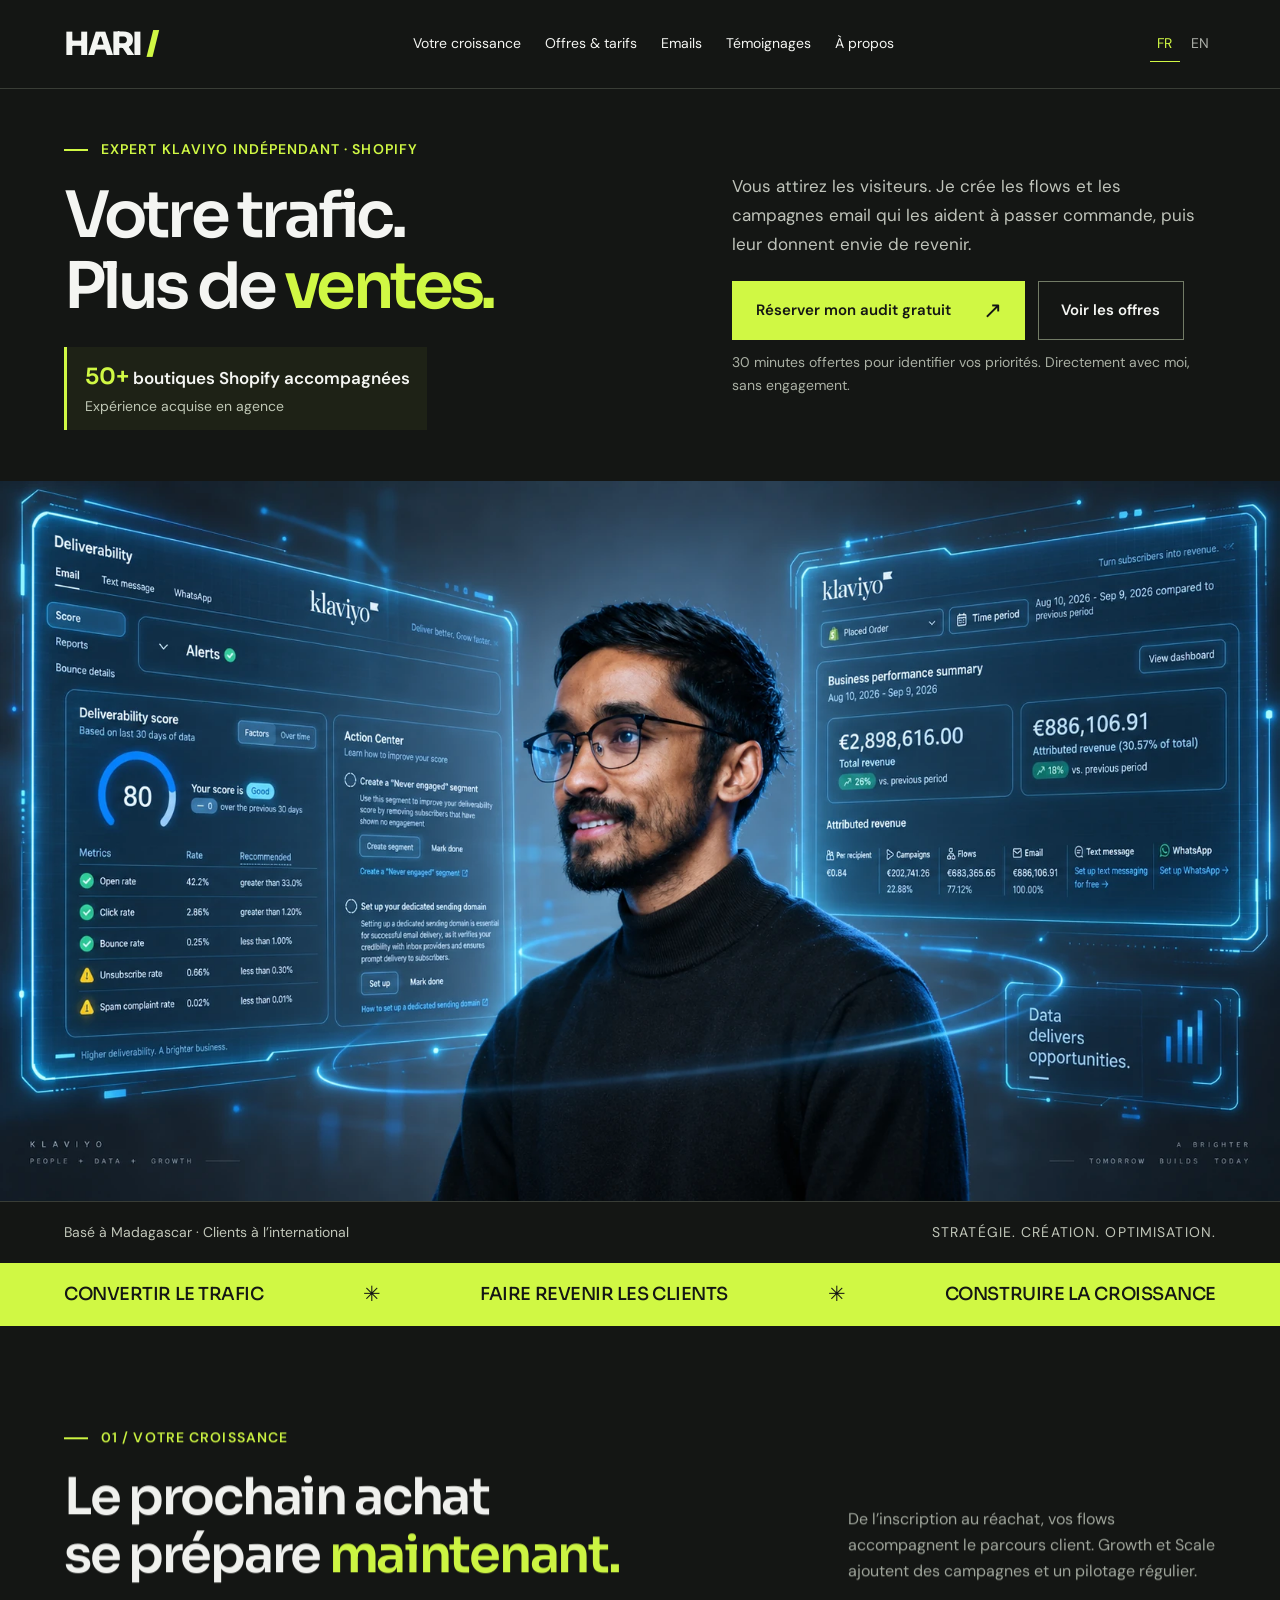
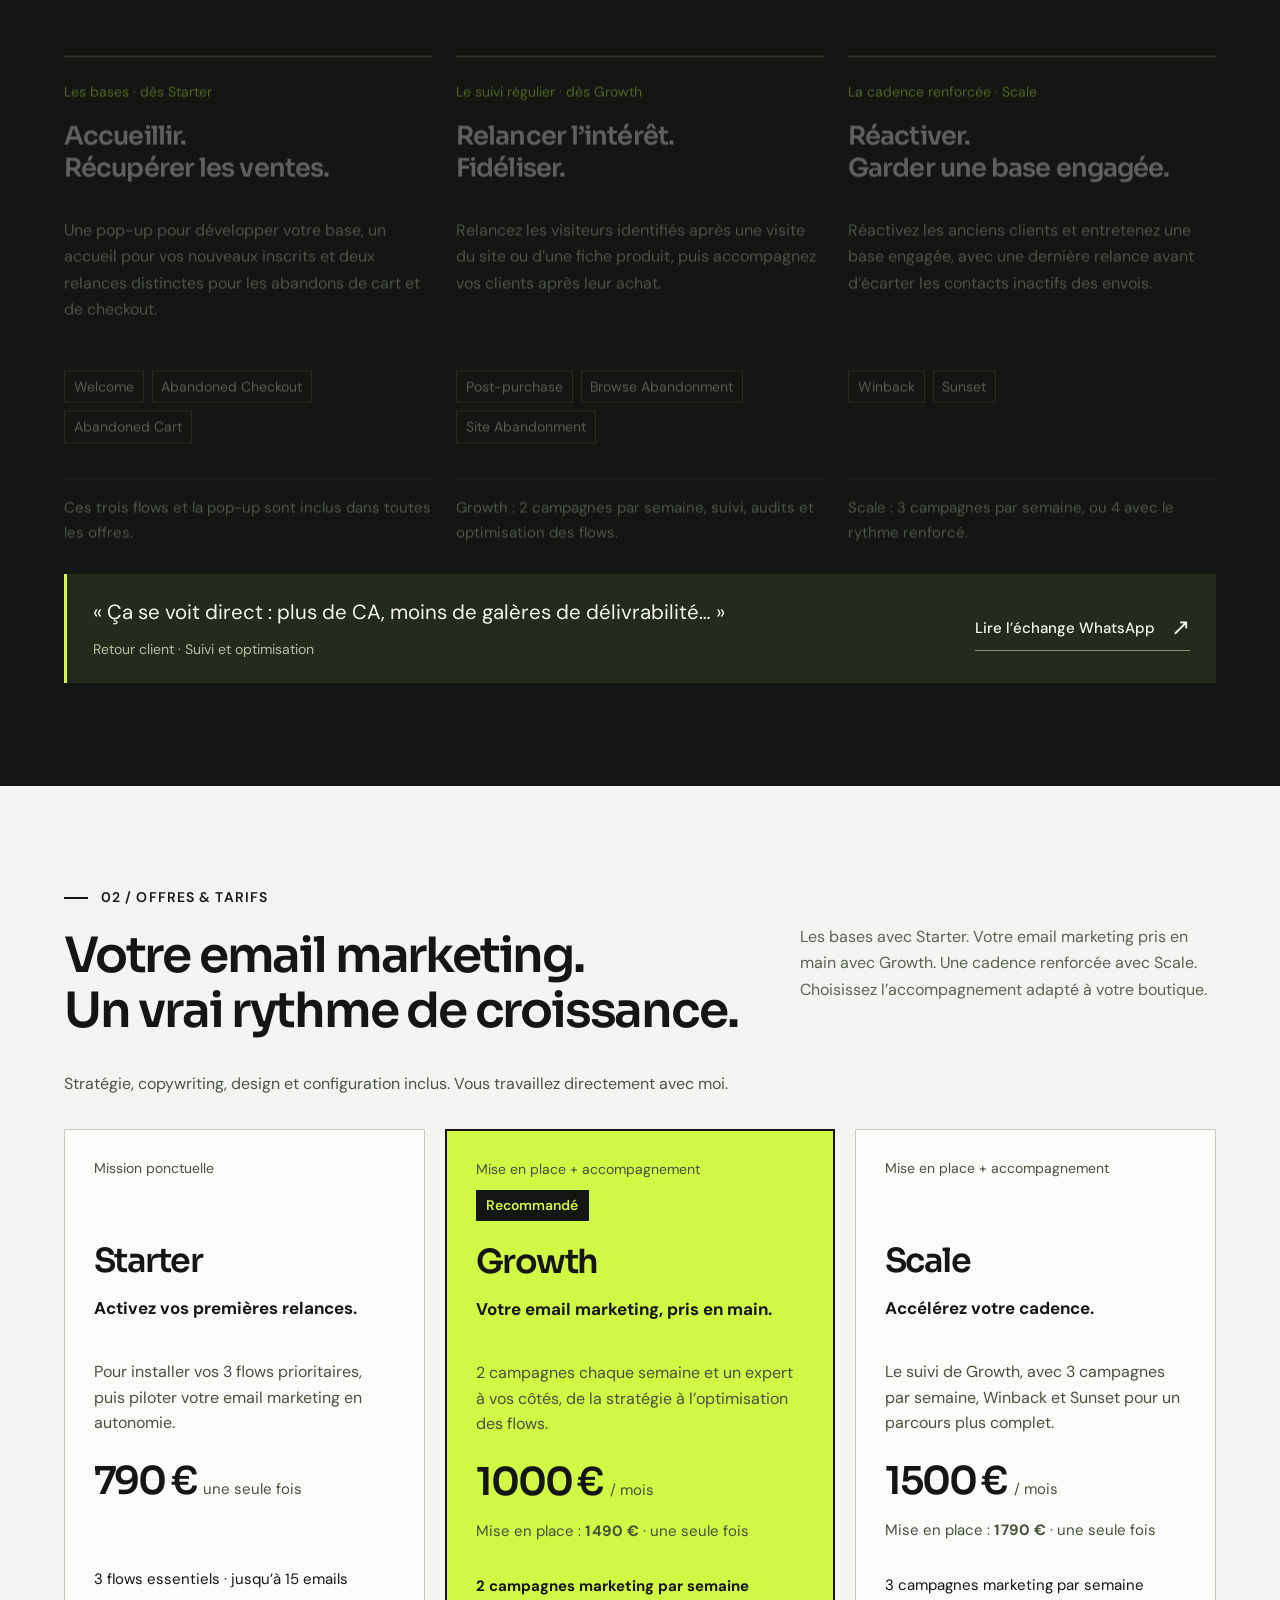
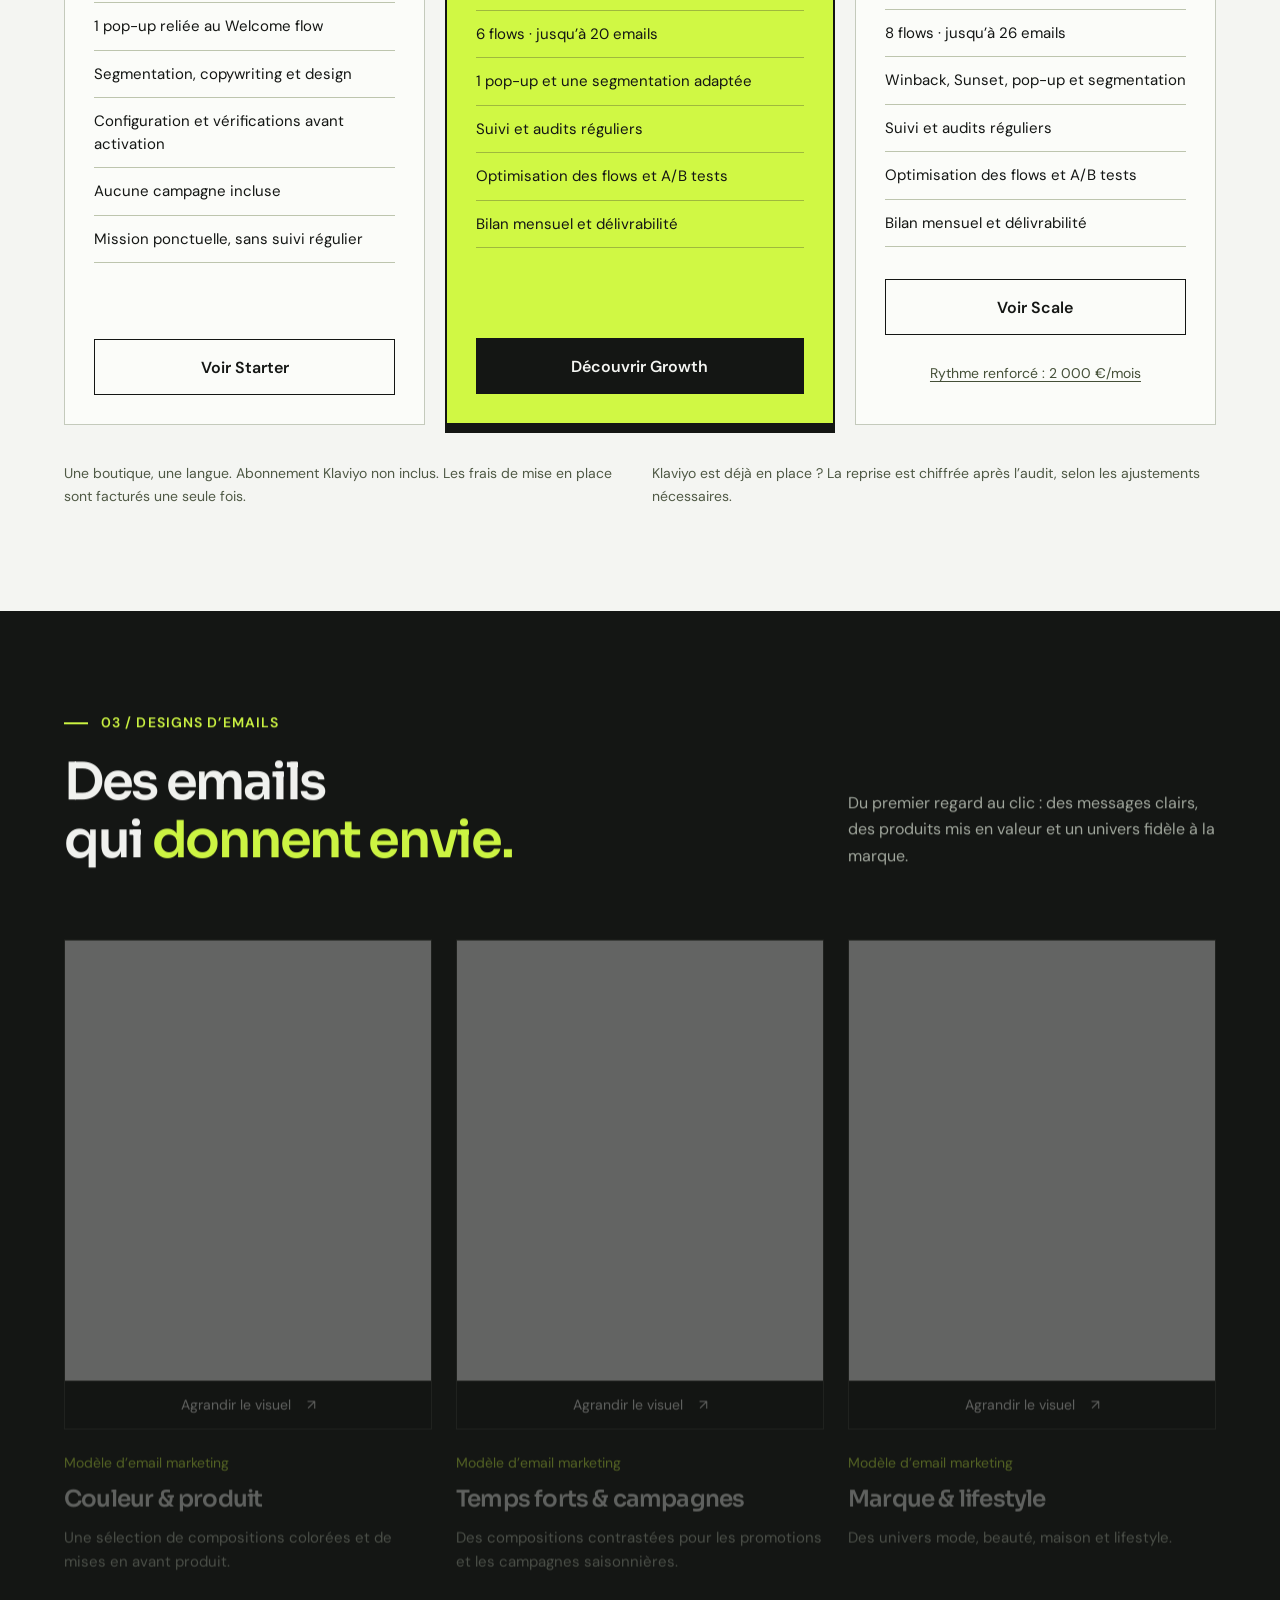
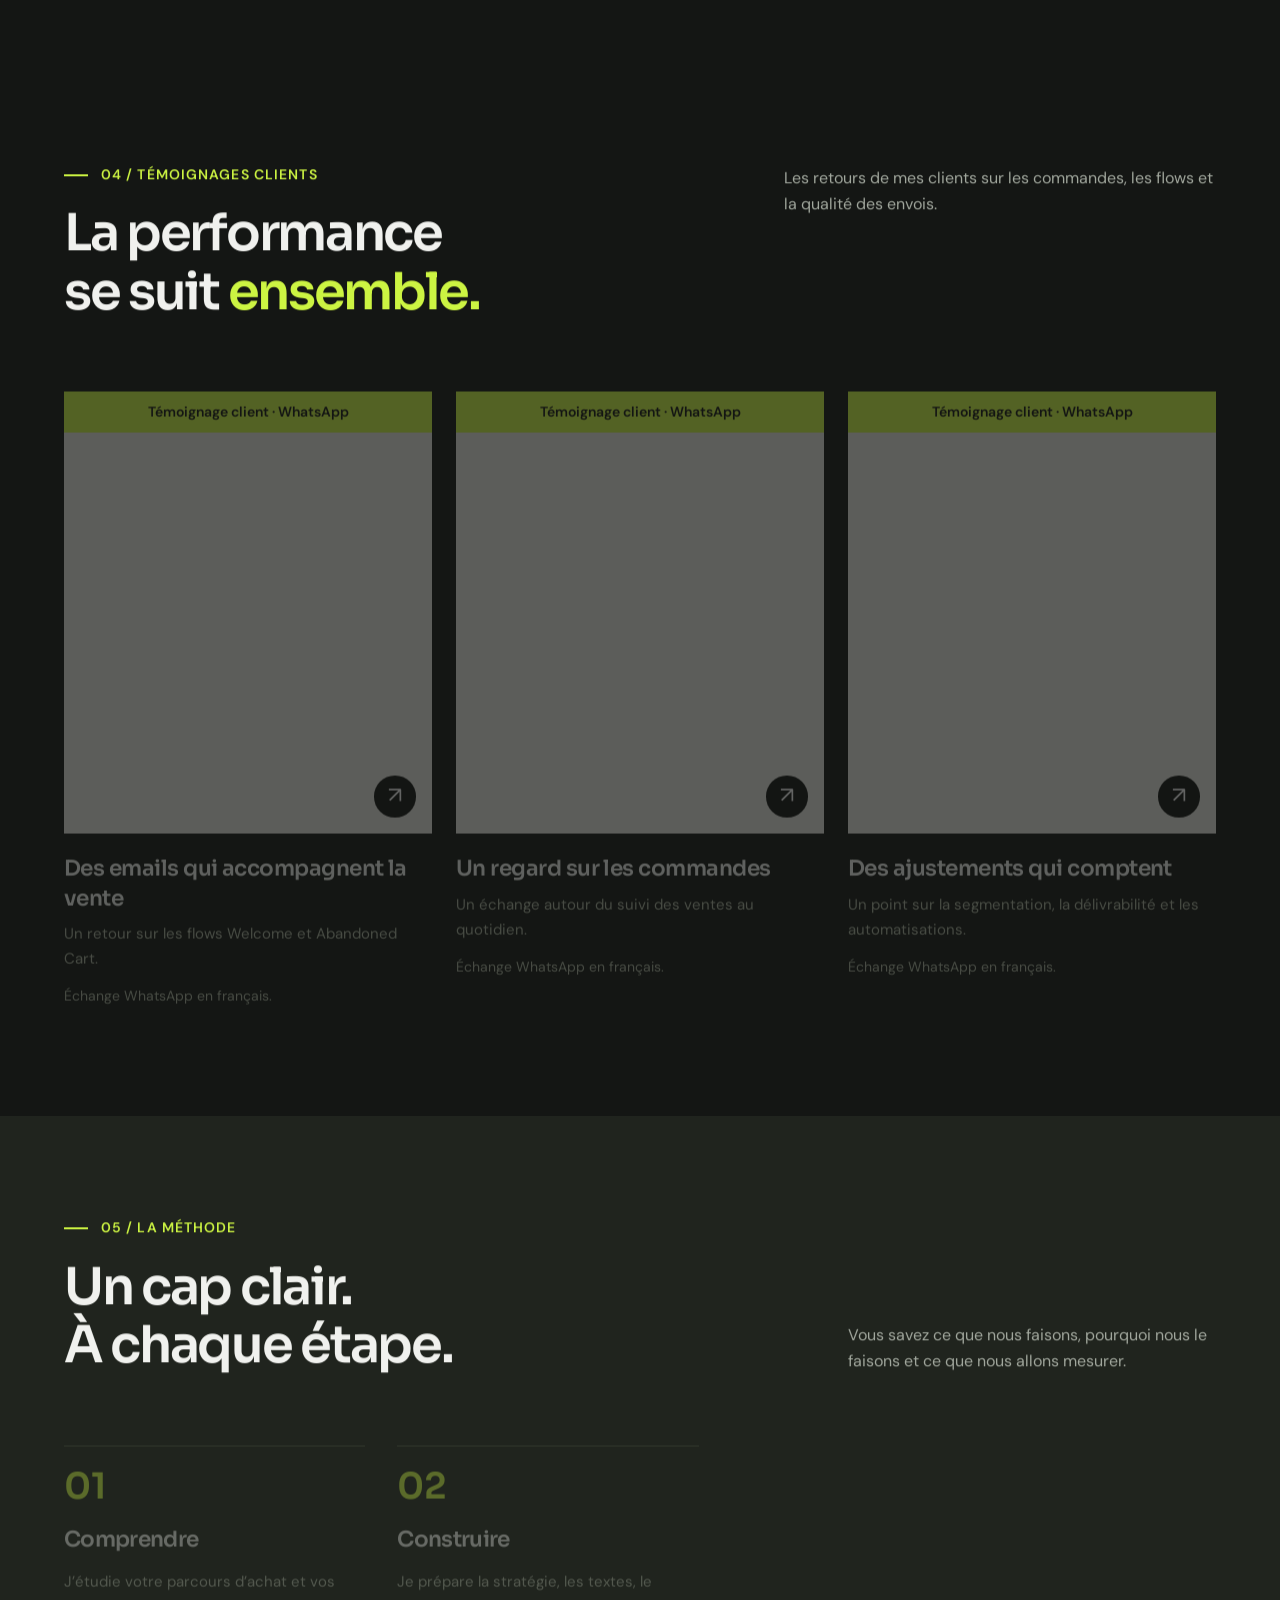
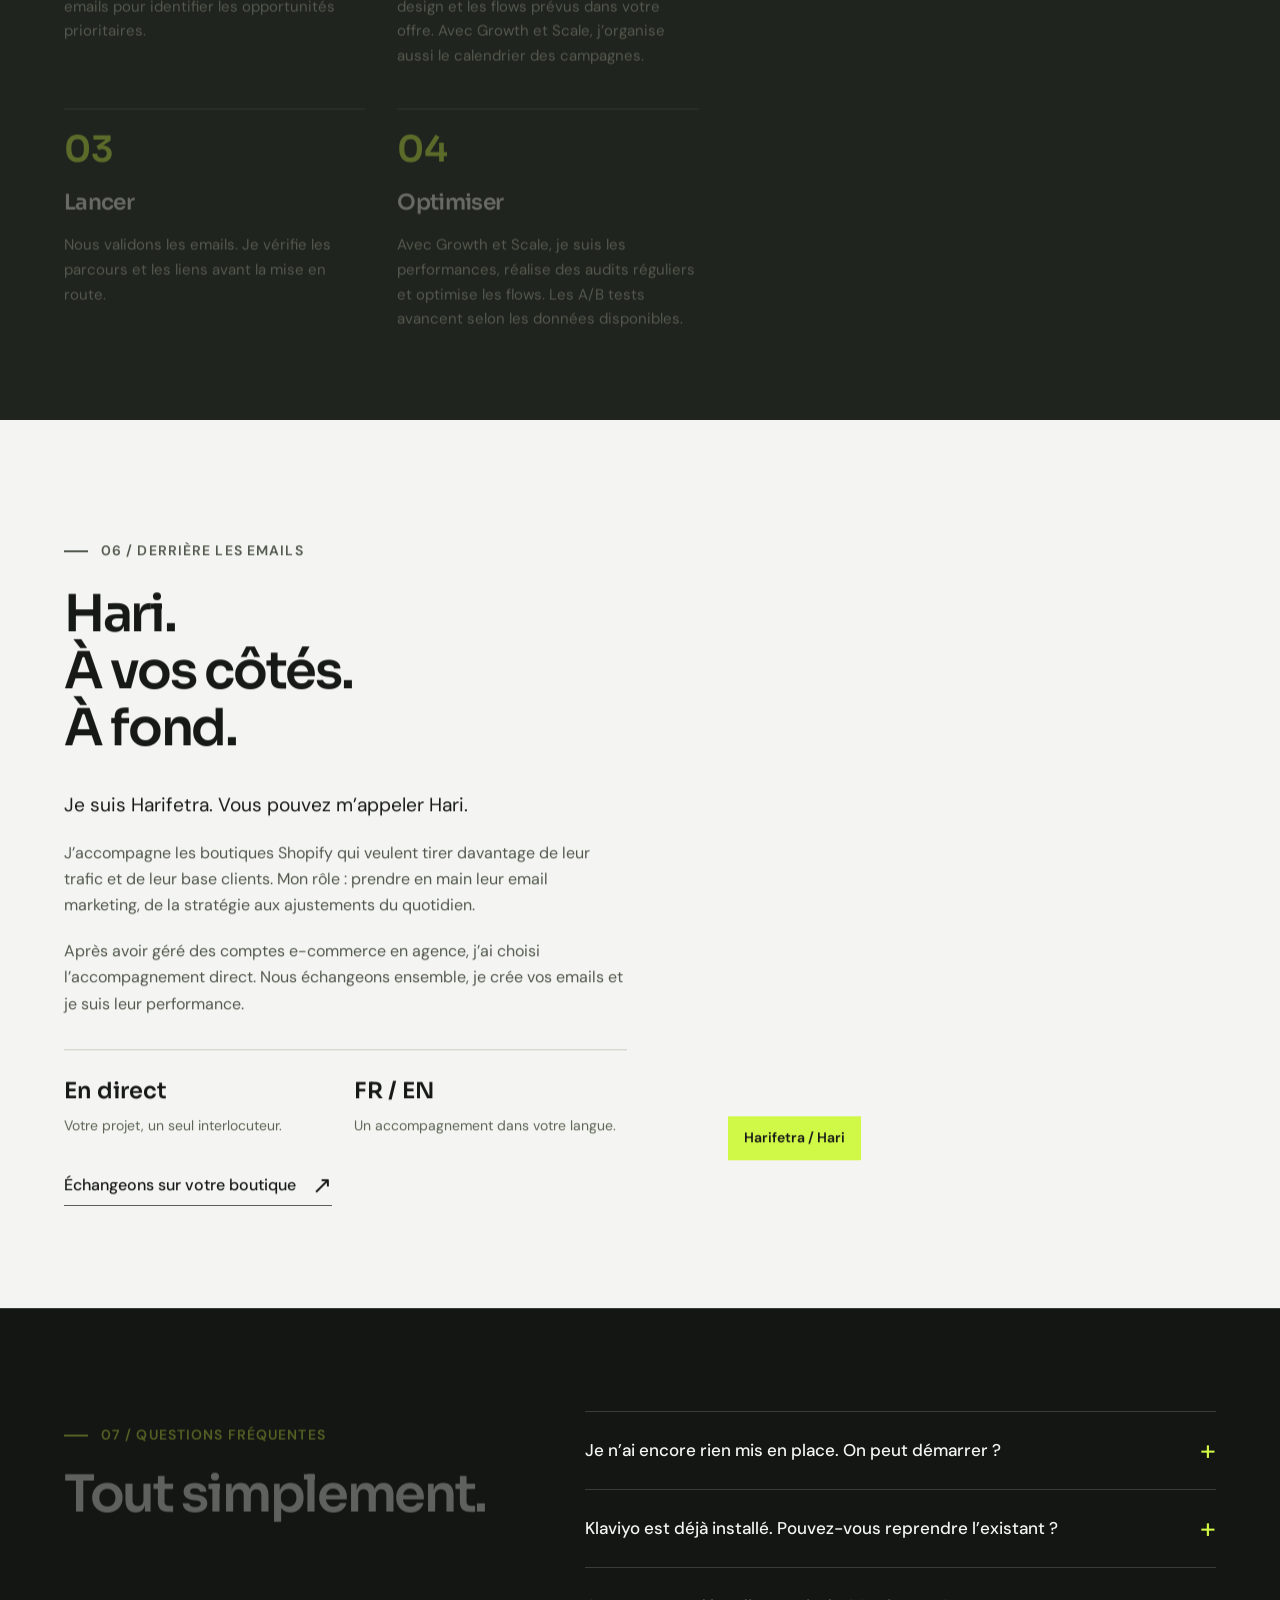
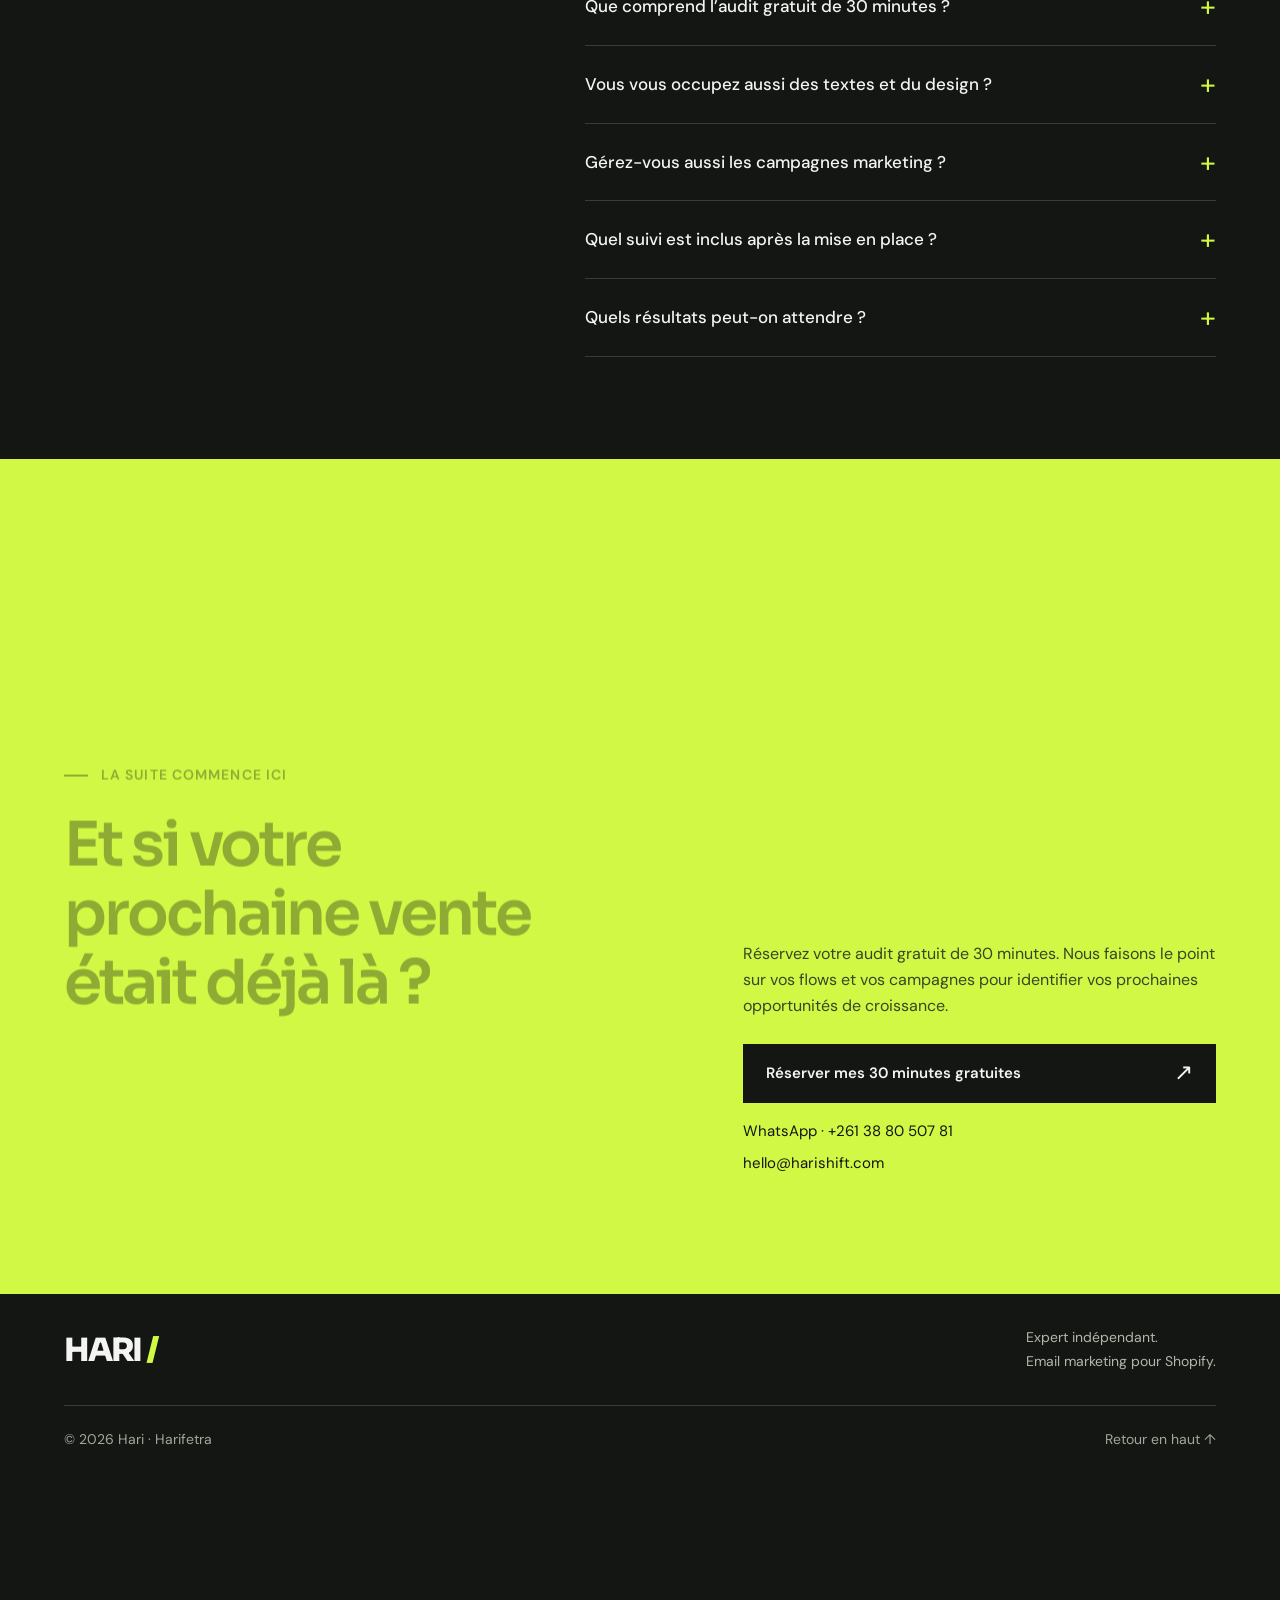
<file: hari-klaviyo-expert.html>
<!doctype html><html lang="fr"><head><meta charset="utf-8"><meta http-equiv="refresh" content="0;url=/"><link rel="canonical" href="https://harishift.com/"><title>Hari — Expert Klaviyo</title></head><body><a href="/">Accéder au site de Hari</a></body></html>
</file>
<file: assets/style.css>
@import url('fonts.css');
:root{--ink:#141614;--paper:#f4f5f2;--lime:#d0f844;--muted:#a4aaa0;--line:#393d36;--body:Inter,Arial,sans-serif;--display:'Barlow Condensed','Arial Narrow',Impact,sans-serif;--gutter:clamp(1.25rem,5vw,6rem)}
*{box-sizing:border-box}html{scroll-behavior:smooth;scroll-padding-top:6rem}body{margin:0;background:var(--ink);color:var(--paper);font:1rem/1.6 var(--body);-webkit-font-smoothing:antialiased}::selection{background:var(--lime);color:var(--ink)}button,a{-webkit-tap-highlight-color:transparent}a{color:inherit;text-decoration:none}button{font:inherit;color:inherit;cursor:pointer}button:disabled{cursor:default}img{display:block;width:100%;height:auto}button,summary,a{touch-action:manipulation}:focus-visible{outline:3px solid #6c98ff;outline-offset:5px}h1,h2,h3,p,figure{margin:0}h1,h2,h3{font-family:var(--display);text-transform:uppercase;font-weight:700;line-height:.99;letter-spacing:-.02em}p{max-width:65ch}h2{font-size:clamp(3rem,6.3vw,7rem)}h3{font-size:clamp(2rem,3vw,3.5rem)}.wrap{padding-inline:var(--gutter);max-width:1680px;margin-inline:auto}.section{padding-block:clamp(4.5rem,8vw,9rem)}.eyebrow{font-size:.875rem;font-weight:600;letter-spacing:.1em;text-transform:uppercase;line-height:1.4;display:flex;align-items:center;gap:.8rem}.eyebrow:before{content:'';width:1.5rem;height:2px;background:currentColor;flex:none}.lime{color:var(--lime)}.arrow{display:inline-block;font-family:Arial,sans-serif;font-weight:400;font-size:1.5em;line-height:1}.button{display:inline-flex;justify-content:space-between;align-items:center;gap:2rem;background:var(--lime);color:var(--ink);padding:1rem 1.4rem;min-height:3.5rem;border:1px solid transparent;font-size:.9375rem;font-weight:600;transition:background .2s,transform .2s}.button:hover{background:#e0ff77;transform:translateY(-2px)}.button.dark{background:var(--ink);color:var(--paper)}.button.dark:hover{background:#30362a}.text-link{display:inline-flex;align-items:center;gap:1rem;border-bottom:1px solid currentColor;padding-block:.4rem;font-weight:500}.skip{position:fixed;left:1rem;top:1rem;background:var(--lime);color:var(--ink);padding:1rem;z-index:99;transform:translateY(-200%)}.skip:focus{transform:none}
.header{position:sticky;top:0;z-index:30;background:var(--ink);border-bottom:1px solid var(--line)}.nav-inner{min-height:5.5rem;display:flex;align-items:center;justify-content:space-between;gap:2rem}.brand{font:800 2.65rem/.85 var(--display);font-style:italic;letter-spacing:-.045em;white-space:nowrap}.brand span{color:var(--lime);font-style:normal}.desktop-nav{display:flex;align-items:center;gap:2rem;font-size:.875rem}.desktop-nav a:hover{color:var(--lime)}.nav-tools{display:flex;align-items:center;gap:1.7rem}.languages{display:flex;gap:.25rem;align-items:center;font-size:.875rem}.languages a{padding:.4rem .45rem;color:#adb0aa}.languages a[aria-current]{color:var(--lime);border-bottom:1px solid var(--lime)}.header .button{padding:.65rem 1rem;min-height:2.75rem;gap:1.5rem;font-size:.875rem}.menu-toggle{display:none;background:none;border:1px solid var(--line);padding:.6rem .8rem;min-height:2.75rem}.mobile-nav{display:none}.mobile-nav:not([hidden]){display:flex;flex-direction:column;gap:.5rem;padding:1rem var(--gutter) 1.5rem;border-top:1px solid var(--line)}.mobile-nav a{padding:.7rem;font-size:1.125rem}.mobile-nav a:hover{color:var(--lime)}
.hero{position:relative;overflow:hidden}.hero-grid{display:grid;grid-template-columns:1.04fr 1fr;min-height:720px;position:relative}.hero-copy{padding-block:4rem 3.5rem;position:relative;z-index:2;display:flex;flex-direction:column;align-items:flex-start;justify-content:center;padding-right:2rem}.hero h1{font-size:clamp(4.6rem,8.1vw,8.8rem);margin-top:2.15rem;line-height:.93;letter-spacing:-.018em}.hero h1 span{display:block}.hero h1 em{color:var(--lime);font-style:italic}.hero-description{margin-top:1.7rem;max-width:30rem;color:#bfc3ba;font-size:1.0625rem;line-height:1.7}.hero-actions{margin-top:2rem}.hero-note{font-size:.875rem;color:#aab0a4;margin-top:.8rem}.portrait-stage{position:relative;min-width:0;background:#c5c9c6;margin-right:calc(-1 * var(--gutter));overflow:hidden}.portrait-stage>img{height:100%;object-fit:cover;object-position:52% 39%;filter:grayscale(1);position:absolute;inset:0}.portrait-stage:after{content:'';position:absolute;inset:0;background:linear-gradient(0deg,rgba(13,17,12,.9),transparent 34%);pointer-events:none}.portrait-stamp{position:absolute;z-index:2;top:2.5rem;right:var(--gutter);font:800 clamp(5rem,10vw,10rem)/.8 var(--display);letter-spacing:-.04em;color:rgba(20,22,20,.15)}.portrait-caption{position:absolute;z-index:3;left:2rem;right:var(--gutter);bottom:2rem;display:flex;justify-content:space-between;align-items:end;gap:1rem}.portrait-caption strong{font:700 2.4rem/1 var(--display);text-transform:uppercase}.portrait-caption p{margin-top:.5rem;font-size:.875rem;color:#d4d8d0}.portrait-symbol{width:3.5rem;height:3.5rem;display:grid;place-items:center;background:var(--lime);color:var(--ink);font:700 2rem var(--display);transform:skew(-9deg)}.hero-bottom{border-top:1px solid var(--line);display:flex;align-items:center;justify-content:space-between;padding-block:1.25rem;gap:1.5rem;color:#c1c6b9;font-size:.875rem}.hero-bottom span:last-child{text-transform:uppercase;letter-spacing:.08em}.band{background:var(--lime);color:var(--ink);padding:1.05rem var(--gutter);display:flex;justify-content:space-between;align-items:center;gap:2rem;font:700 clamp(1.4rem,2.1vw,2.3rem)/1.15 var(--display);text-transform:uppercase;overflow:hidden}.band i{font-style:normal;font-size:1.3rem}.section-head{display:flex;justify-content:space-between;align-items:end;gap:3rem;margin-bottom:3.5rem}.section-head h2{margin-top:1.25rem}.section-head>p{max-width:23rem;color:var(--muted)}.impact .section-head h2{max-width:45rem}.service-list{border-top:1px solid var(--line)}.service{display:grid;grid-template-columns:5rem 1.1fr 1fr;gap:2rem;padding:2.4rem 0;border-bottom:1px solid var(--line);align-items:start}.service-number{font:600 2rem/1 var(--display);color:var(--lime)}.service h3{max-width:30rem}.service-detail p{color:#adb3a6}.service-detail small{display:block;margin-top:1rem;color:var(--lime);font-size:.875rem;line-height:1.5}.service h3 .soft{color:#a9af9f}
.about{background:var(--paper);color:var(--ink)}.about-grid{display:grid;grid-template-columns:.88fr 1fr;gap:clamp(2rem,7vw,8rem);align-items:center}.about-photo{position:relative;aspect-ratio:4/5;max-width:35rem}.about-photo img{height:100%;object-fit:cover;object-position:center 38%;filter:grayscale(1)}.photo-tag{position:absolute;bottom:1.5rem;left:1.5rem;background:var(--lime);padding:.65rem 1rem;font-size:.875rem;font-weight:600}.about-copy h2{margin-block:1.5rem 2rem}.about-copy>p{color:#50564b;margin-top:1.2rem}.about-copy .lead{font-size:1.2rem;color:var(--ink)}.about-copy .text-link{margin-top:1.75rem}.facts{display:grid;grid-template-columns:1fr 1fr;gap:1rem;border-top:1px solid #c9cdc2;padding-top:1.6rem;margin-top:2rem}.facts strong{display:block;font:600 2.25rem/1 var(--display);text-transform:uppercase}.facts span{display:block;margin-top:.6rem;color:#5b6253;font-size:.875rem}
.method{background:#20241e}.method-grid{display:grid;grid-template-columns:repeat(4,1fr);gap:2rem}.step{border-top:1px solid #555d4a;padding-top:1.4rem}.step-index{display:block;font:600 4rem/1 var(--display);color:var(--lime);margin-bottom:2rem}.step h3{font-size:2rem;margin-bottom:1rem}.step p{font-size:.9375rem;color:#b8c0af}.offers{background:var(--paper);color:var(--ink)}.offers .section-head>p{color:#59614f}.offer-grid{display:grid;grid-template-columns:repeat(3,1fr);gap:1.25rem}.offer{border:1px solid #cbd0c0;display:flex;flex-direction:column;padding:2rem}.offer.featured{background:var(--lime);border-color:var(--lime)}.offer-top{display:flex;justify-content:space-between;align-items:center;font-size:.875rem;color:#515a46;gap:1rem}.offer h3{font-size:3.6rem;margin-block:2rem 1rem}.offer p{color:#4b5342}.offer ul{padding:0;list-style:none;margin:1.7rem 0 2rem}.offer li{font-size:.9375rem;padding:.65rem 0;border-bottom:1px solid #b8c1a7;display:flex;gap:.8rem}.offer li:before{content:'+';font-weight:600}.offer .text-link{margin-top:auto;align-self:flex-start}.offer-note{margin-top:1.5rem;font-size:.875rem;color:#616b55}
.examples .section-head{align-items:start}.examples .section-head p{max-width:27rem}.example-disclaimer{border-left:3px solid var(--lime);padding:.8rem 1.2rem;background:#262b20;color:#c7d0bb;margin-bottom:2rem;font-size:.9375rem;max-width:60rem}.example-grid{display:grid;grid-template-columns:repeat(3,1fr);gap:1.5rem}.example-card{min-width:0}.example-image{display:block;width:100%;padding:0;background:#e9e9e3;border:0;position:relative;overflow:hidden;text-align:left}.example-image img{width:100%;aspect-ratio:4/4.8;object-fit:cover;object-position:top;transition:transform .4s}.example-image:hover img{transform:scale(1.03)}.demo-label{position:absolute;inset:0 0 auto;background:var(--lime);color:var(--ink);padding:.55rem .85rem;font-size:.875rem;font-weight:600;text-align:center}.zoom-label{position:absolute;right:1rem;bottom:1rem;background:var(--ink);color:white;border-radius:50%;width:2.6rem;height:2.6rem;display:grid;place-items:center;font-size:1.4rem}.example-card figcaption{padding-block:1.3rem}.example-card figcaption strong{font:600 1.8rem/1.1 var(--display);text-transform:uppercase;display:block}.example-card figcaption p{margin-top:.6rem;font-size:.9375rem;color:#aeb6a3}.example-source{display:block;margin-top:.8rem;font-size:.875rem;color:#aeb6a3}.faq{border-top:1px solid var(--line)}.faq-grid{display:grid;grid-template-columns:.7fr 1fr;gap:5rem}.faq h2{margin-top:1.25rem}.faq details{border-top:1px solid var(--line)}.faq details:last-child{border-bottom:1px solid var(--line)}.faq summary{font-size:1.0625rem;font-weight:500;display:flex;justify-content:space-between;gap:2rem;padding:1.5rem 0;cursor:pointer;list-style:none}.faq summary::-webkit-details-marker{display:none}.faq summary:after{content:'+';color:var(--lime);font:400 1.8rem/1 var(--body)}.faq details[open] summary:after{content:'−'}.faq details p{color:#b1b8a8;padding-bottom:1.5rem;font-size:1rem}
.contact{background:var(--lime);color:var(--ink);position:relative;overflow:hidden}.contact-grid{display:flex;justify-content:space-between;align-items:end;gap:3rem}.contact h2{font-size:clamp(4.5rem,9.6vw,11rem);margin-top:1.6rem;line-height:.94}.contact-right{max-width:24rem;padding-bottom:.5rem}.contact-right p{margin-bottom:1.5rem;color:#3a4525}.contact .button{width:100%}.contact-number{display:block;margin-top:1rem;font-size:.9375rem}.contact-number:hover{text-decoration:underline}.footer{padding-block:2rem}.footer-top{display:flex;justify-content:space-between;align-items:center;gap:2rem}.footer-top>p{font-size:.875rem;color:#b1b8a8}.footer-bottom{border-top:1px solid var(--line);margin-top:2rem;padding-top:1.4rem;display:flex;justify-content:space-between;gap:1rem;color:#9fa995;font-size:.875rem}.footer-bottom a:hover{color:var(--lime)}
.proof-dialog{width:min(96vw,900px);max-height:92dvh;padding:0;border:1px solid #555d4a;background:var(--ink);color:var(--paper);overscroll-behavior:contain}.proof-dialog::backdrop{background:rgba(0,0,0,.84);backdrop-filter:blur(5px)}.dialog-header{position:sticky;top:0;z-index:2;background:var(--ink);padding:1rem 1.25rem;display:flex;justify-content:space-between;align-items:center;gap:2rem;border-bottom:1px solid var(--line)}.dialog-header p{color:var(--lime);font-size:.9375rem}.dialog-close{border:1px solid #737b65;background:none;padding:.5rem 1rem;min-height:2.75rem}.dialog-body{padding:1.25rem}.dialog-body>img{max-width:480px;margin:auto}.transcript{margin:1.5rem auto 0;max-width:40rem}.transcript h3{font-size:1.8rem;margin-bottom:1rem}.transcript p{font-size:.9375rem;margin-bottom:1rem;color:#c2cab7}.transcript strong{color:var(--lime)}body.dialog-open{overflow:hidden}.reveal{opacity:1;transform:none}.reveal.ready{opacity:0;transform:translateY(22px);transition:opacity .65s,transform .65s}.reveal.ready.visible{opacity:1;transform:none}
@media(min-width:1680px){.portrait-stage{margin-right:0}.portrait-caption,.portrait-stamp{right:2rem}}
@media(max-width:1100px){.desktop-nav{gap:1rem}.nav-tools{gap:.7rem}.header .button{display:none}.hero-grid{min-height:660px}.hero-copy{padding-right:1rem}.hero h1{font-size:clamp(4rem,8.8vw,7rem)}.hero-description{font-size:1rem}.portrait-caption{left:1.5rem}.section-head{gap:2rem}.service{grid-template-columns:3rem 1fr 1fr;gap:1.5rem}.offer{padding:1.5rem}.method-grid{gap:1.5rem}.faq-grid{gap:3rem}}
@media(max-width:760px){html{scroll-padding-top:5rem}.nav-inner{min-height:4.75rem;gap:1rem}.brand{font-size:2.35rem}.desktop-nav{display:none}.menu-toggle{display:block}.nav-tools{gap:.75rem}.hero-grid{grid-template-columns:1fr;min-height:0}.hero-copy{padding-block:3rem 2.5rem;padding-right:0}.hero h1{font-size:clamp(4.7rem,15vw,7.5rem);margin-top:1.6rem;max-width:100%;line-height:.95}.hero-description{max-width:32rem}.hero-actions{margin-top:1.6rem}.portrait-stage{height:460px;margin-left:calc(-1 * var(--gutter))}.portrait-stage>img{object-position:center 33%}.portrait-stamp{font-size:8rem}.portrait-caption{left:var(--gutter);bottom:1.5rem}.hero-bottom{font-size:.875rem;gap:1rem;align-items:start}.hero-bottom span{max-width:50%}.band{gap:1.5rem;flex-wrap:wrap;font-size:1.3rem;justify-content:center}.band i:nth-of-type(2),.band span:last-child{display:none}.section-head{display:block;margin-bottom:2.5rem}.section-head>p{margin-top:1.5rem;max-width:38rem}h2{font-size:clamp(3.2rem,10vw,5rem)}.service{grid-template-columns:2rem 1fr;gap:1rem;padding:2rem 0}.service h3{font-size:2.6rem}.service-detail{grid-column:2}.about-grid{grid-template-columns:1fr;gap:2.5rem}.about-photo{max-width:100%;aspect-ratio:5/4}.about-photo img{object-position:center 28%}.about-copy h2{margin-bottom:1.5rem}.method-grid{grid-template-columns:1fr 1fr;gap:2.25rem 1.5rem}.step-index{margin-bottom:1.25rem;font-size:3.2rem}.offer-grid{grid-template-columns:1fr}.offer{padding:1.8rem}.offer h3{margin-top:1.5rem}.example-grid{grid-template-columns:1fr;gap:1.25rem;max-width:440px;margin-inline:auto}.example-image img{aspect-ratio:4/4.3}.example-card figcaption{padding-block:1.25rem 1.5rem}.faq-grid{grid-template-columns:1fr;gap:2.5rem}.contact-grid{display:block}.contact h2{font-size:clamp(4.4rem,14vw,7rem)}.contact-right{margin-top:2.5rem;max-width:32rem}.footer-top{align-items:start}.footer-top>p{max-width:14rem;text-align:right}.footer-bottom{flex-wrap:wrap}.hero-note{font-size:.875rem}}
@media(max-width:380px){.nav-tools{gap:.4rem}.menu-toggle{padding:.5rem}.hero h1{font-size:4.45rem}.hero .eyebrow{font-size:.8125rem;letter-spacing:.06em}.method-grid{grid-template-columns:1fr}.hero-bottom span:last-child{display:none}.hero-bottom span{max-width:100%}.button{gap:1rem}.facts{grid-template-columns:1fr}}
@media(prefers-reduced-motion:reduce){html{scroll-behavior:auto}*,*:before,*:after{animation:none!important;transition:none!important}.reveal.ready{opacity:1;transform:none}}
</file>
<file: assets/media.css>
.media-image{border:1px solid var(--line);display:block;position:relative;width:100%;padding:0;background:#fff;overflow:hidden;cursor:zoom-in}.media-image img{width:100%;height:auto}.media-zoom{display:flex;align-items:center;justify-content:center;gap:1rem;background:var(--ink);color:var(--paper);padding:.75rem 1rem;font-size:.875rem;border-top:1px solid var(--line)}.media-image:hover .media-zoom{color:var(--lime)}
.design-grid{display:grid;grid-template-columns:repeat(3,1fr);gap:1.5rem}.design-card{min-width:0}.design-card .media-image img{height:440px;object-fit:cover;object-position:top}.design-card figcaption{padding-top:1.2rem}.design-card figcaption>span{font-size:.875rem;color:var(--lime)}.design-card h3{font-size:2.2rem;margin:.65rem 0}.design-card p,.design-note{font-size:.9375rem;color:#b8c0af}.design-note{margin-top:2rem}
.proof-dialog.media-wide{width:min(96vw,1440px)}.proof-dialog.media-wide .dialog-body>img{max-width:100%}.proof-dialog.media-design{width:min(96vw,840px)}.proof-dialog.media-design .dialog-body>img{max-width:736px}
@media(max-width:1280px){.header .button{display:none}}
@media(max-width:900px){.design-card .media-image img{height:350px}}
@media(max-width:760px){.design-grid{grid-template-columns:1fr}.design-card .media-image img{height:460px}.design-card{max-width:440px;margin-inline:auto}.dialog-header{gap:1rem}.dialog-body{padding:.75rem}.dialog-header p{font-size:.875rem}}
</file>
<file: assets/refresh.css>
:root{--body:'DM Sans',Arial,sans-serif;--display:Sora,Arial,sans-serif}
body{font-family:var(--body);line-height:1.65}
h1,h2,h3{font-family:var(--display);text-transform:none;line-height:1.14;letter-spacing:-.045em;font-weight:600;overflow-wrap:normal}
h2{font-size:clamp(2rem,4vw,4.2rem)}h3{font-size:clamp(1.3rem,2vw,2.15rem);line-height:1.23;letter-spacing:-.035em}
.brand{font-family:var(--display);font-size:2rem;line-height:1;font-style:normal;font-weight:800;letter-spacing:-.07em}
.eyebrow{font-family:var(--body);font-size:.875rem;letter-spacing:.08em}.desktop-nav{gap:1.5rem}.nav-inner{gap:1.5rem}
.hero-lead{display:grid;grid-template-columns:1.25fr 1fr;gap:clamp(2rem,5vw,6rem);align-items:center;padding-block:clamp(2.5rem,4vw,4.5rem)}
.hero h1{font-family:var(--display);font-size:clamp(2.8rem,5vw,5.2rem);line-height:1.12;letter-spacing:-.06em;margin-top:1.25rem;font-weight:600}
.hero-experience{width:fit-content;max-width:100%;margin-top:1.5rem;padding:.8rem 1.1rem;border-left:3px solid var(--lime);background:rgba(208,248,68,.05)}
.hero-experience-main{font-size:1.0625rem;line-height:1.5;font-weight:600;color:var(--paper)}
.hero-experience-main strong{font-family:var(--display);font-size:1.4rem;font-weight:600;color:var(--lime)}
.hero-experience-context{margin-top:.15rem;font-size:.875rem;line-height:1.5;color:#bfc7b5}
.hero h1 em{font-style:normal}.hero-description{margin-top:0;font-size:1.0625rem;max-width:35rem}.hero-actions{margin-top:1.4rem}.hero-note{margin-top:.7rem}
.hero-banner{width:100%;aspect-ratio:16/9;background:#0b1823;overflow:hidden;margin:0}.hero-banner img{width:100%;height:100%;object-fit:contain;object-position:center;filter:none}
.hero-bottom{padding-block:1.2rem}.band{font-family:var(--display);font-size:clamp(1rem,1.4vw,1.45rem);font-weight:500;line-height:1.4;letter-spacing:-.025em}
.service{grid-template-columns:3.5rem 1.1fr 1fr;gap:2rem}.service h3{font-size:clamp(1.45rem,2.15vw,2.35rem);line-height:1.3}.service-number{font-family:var(--display);font-size:1.6rem}
.about-grid{grid-template-columns:1.1fr 1fr;gap:clamp(2rem,6vw,6rem)}.about-photo{grid-column:2;grid-row:1;max-width:none;aspect-ratio:4/5}.about-copy{grid-column:1;grid-row:1}.about-photo img{object-position:50% 32%}.about-copy h2{line-height:1.12}.facts strong{font-family:var(--display);font-size:1.4rem;line-height:1.3;text-transform:none}
.method-layout{display:grid;grid-template-columns:1.4fr 1fr;gap:clamp(2rem,5vw,5rem);align-items:center}.method-grid{grid-template-columns:1fr 1fr;gap:2.5rem 2rem}.step-index{font-family:var(--display);font-size:2.25rem;margin-bottom:1.3rem}.step h3{font-size:1.35rem;letter-spacing:-.03em;line-height:1.3}.method-illustration{aspect-ratio:4/3;overflow:hidden}.method-illustration img{width:100%;height:100%;object-fit:contain;object-position:center}
.offer h3{font-size:clamp(1.85rem,2.5vw,2.7rem);line-height:1.15}.offer-top{flex-wrap:wrap;gap:.35rem 1rem}.offer p{line-height:1.6}.offer li{line-height:1.5}.design-card h3{font-size:clamp(1.35rem,1.8vw,1.85rem);line-height:1.25}.example-card figcaption strong{font-family:var(--display);font-size:1.35rem;font-weight:600;line-height:1.35;text-transform:none;letter-spacing:-.025em}.example-source{font-size:.875rem}
.contact-grid{display:grid;grid-template-columns:1.3fr 1fr;gap:clamp(2rem,5vw,6rem);align-items:center}.contact h2{font-size:clamp(2.6rem,4.8vw,5rem);line-height:1.12;letter-spacing:-.05em}.contact h2 em{font-style:normal}.contact-right{max-width:30rem;justify-self:end}.contact-illustration{width:100%;aspect-ratio:4/3;height:auto;object-fit:contain;object-position:center;margin-bottom:1.5rem}.contact-right p{font-size:1rem}.contact .button{gap:1rem}
.transcript h3{font-size:1.35rem;line-height:1.35}.dialog-close{flex:none}.footer-top .brand{font-size:2rem}
.hero-actions{display:flex;align-items:stretch;flex-wrap:wrap;gap:.8rem}
.contact-email{display:inline-block;padding:.5rem 0;font-size:.9375rem;overflow-wrap:anywhere}
.contact-email:hover{text-decoration:underline}
body:has(.calendly-overlay){overflow:hidden}
.hero-actions .button-outline{background:transparent;border-color:#727b66;color:var(--paper)}
.hero-actions .button-outline:hover{background:#30362a;border-color:var(--lime)}
.growth-services{display:grid;grid-template-columns:repeat(3,minmax(0,1fr));gap:1.5rem}
.growth-service{display:flex;flex-direction:column;min-width:0;border-top:2px solid #5c684b;padding:1.5rem 0 0}
.growth-service-label{color:var(--lime);font-size:.875rem;line-height:1.5;margin-bottom:1.1rem}
.growth-service h3{font-size:clamp(1.35rem,2vw,2rem);line-height:1.25;min-height:5rem;margin-bottom:1.1rem}
.growth-service-description{color:#bfc7b5;font-size:1rem;line-height:1.65;min-height:8.3rem}
.growth-flow-tags{display:flex;align-content:flex-start;flex-wrap:wrap;gap:.5rem;list-style:none;padding:0;margin:1.25rem 0;min-height:5.5rem}
.growth-flow-tags li{border:1px solid #515d40;padding:.3rem .55rem;font-size:.875rem;color:#e0e7d5;line-height:1.5}
.growth-service-scope{font-size:.9375rem;color:#c2cdb5;padding-top:1rem;border-top:1px solid #3c4633;margin-top:auto}
.growth-proof{margin:2.75rem 0 0;padding:1.4rem 1.6rem;border-left:3px solid var(--lime);background:#242b1d;display:grid;grid-template-columns:1fr auto;align-items:center;gap:2rem}
.growth-proof blockquote{margin:0;font-size:clamp(1.05rem,1.6vw,1.35rem);line-height:1.55;max-width:45rem}
.growth-proof figcaption{font-size:.875rem;color:#b3c19f;margin-top:.6rem}
.growth-proof button{background:none;border:0;border-bottom:1px solid #82966b;padding:.55rem 0;align-self:center;text-align:left;font-size:.9375rem}
@media(max-width:1100px){.growth-services{gap:1.15rem}.growth-service-description{min-height:10rem}.growth-service h3{min-height:6rem}.growth-flow-tags{min-height:8rem}}
@media(max-width:900px){.growth-services{grid-template-columns:1fr}.growth-service{padding-top:1.4rem}.growth-service h3,.growth-service-description,.growth-flow-tags{min-height:0}.growth-service h3{font-size:1.65rem;margin-bottom:.8rem}.growth-service-label{margin-bottom:.7rem}.growth-flow-tags{margin-block:1rem}.growth-proof{grid-template-columns:1fr;gap:1rem}.growth-proof button{justify-self:start}}
@media(max-width:600px){.hero-actions .button{flex:1 1 auto}.growth-proof{padding:1.25rem}.growth-service h3{font-size:1.5rem}}
@media(max-width:1100px){.desktop-nav{gap:1rem;font-size:.875rem}.hero-lead{grid-template-columns:1.15fr 1fr;gap:2rem}.hero h1{font-size:clamp(2.7rem,4.8vw,4rem)}.method-layout{grid-template-columns:1.5fr 1fr;gap:2rem}.method-grid{gap:2rem 1.5rem}.contact-grid{gap:2rem}.offer{padding:1.5rem}.service{gap:1.5rem}}
@media(max-width:900px){.desktop-nav{display:none}.menu-toggle{display:block}.nav-inner{gap:.8rem}.desktop-nav{gap:.85rem}.method-layout{grid-template-columns:1fr}.method-illustration{aspect-ratio:4/3;max-width:100%}.method-illustration img{object-position:center}.hero h1{font-size:2.7rem}.hero-description{font-size:1rem}}
@media(max-width:760px){h2{font-size:clamp(2rem,7.8vw,3.1rem)}.hero-lead{grid-template-columns:1fr;gap:1.4rem;padding-block:2.5rem 2rem}.hero h1{font-size:clamp(2.35rem,9vw,3.5rem);line-height:1.12;margin-top:1rem}.hero-summary{max-width:36rem}.hero-description{font-size:1rem}.hero-actions{margin-top:1.3rem}.hero-banner{aspect-ratio:16/9}.hero-banner img{object-fit:contain}.brand{font-size:1.75rem}.hero-bottom{font-size:.875rem}.band{font-size:1rem;gap:1rem}.service{grid-template-columns:2rem 1fr;gap:1rem}.service h3{font-size:clamp(1.35rem,5.2vw,1.85rem)}.about-grid{display:flex;flex-direction:column;gap:2rem;align-items:stretch}.about-copy{order:0}.about-photo{order:1;aspect-ratio:4/3}.about-photo img{object-position:center 27%}.facts strong{font-size:1.3rem}.method-grid{grid-template-columns:1fr 1fr;gap:2rem 1.3rem}.step h3{font-size:1.2rem}.step-index{font-size:2rem}.method-illustration{aspect-ratio:4/3}.method-illustration img{object-position:center}.offer h3{font-size:2rem}.contact-grid{grid-template-columns:1fr;gap:2rem}.contact h2{font-size:clamp(2.3rem,8.2vw,3.6rem)}.contact-right{justify-self:stretch;max-width:100%;margin-top:0}.contact-illustration{max-height:340px;object-position:center}.example-card figcaption strong{font-size:1.3rem}.footer-top>p{max-width:12rem}.eyebrow{font-size:.875rem}}
@media(max-width:380px){.hero h1{font-size:2.35rem}.hero .eyebrow{font-size:.875rem;letter-spacing:.02em}.method-grid{grid-template-columns:1fr}.facts{grid-template-columns:1fr}.contact h2{font-size:2.25rem}}
</file>
<file: assets/offers.css>
.offers-v2 .section-head{align-items:center;gap:3rem;margin-bottom:2rem}
.offers-v2 .section-head h2{max-width:45rem;font-size:clamp(2.15rem,3.8vw,4rem)}
.offers-v2 .section-head>p{max-width:26rem}
.plans-common{font-size:1rem;color:#4b5342;margin-bottom:2rem;max-width:none}
.plans-grid{display:grid;grid-template-columns:1fr 1.08fr 1fr;grid-template-areas:'starter growth scale';gap:1.25rem;align-items:stretch}
.plan-card{display:flex;flex-direction:column;padding:1.8rem;border:1px solid #c4cabc;background:#fbfcf9;color:var(--ink);min-width:0}
.plan-starter{grid-area:starter}.plan-growth{grid-area:growth}.plan-scale{grid-area:scale}
.plan-card.plan-featured{background:var(--lime);border:2px solid var(--ink);box-shadow:0 8px 0 var(--ink)}
.plan-label{display:flex;flex-direction:column;align-items:flex-start;gap:.65rem;min-height:4rem;font-size:.875rem;color:#48503e;line-height:1.4}
.plan-badge{display:inline-block;background:var(--ink);color:var(--lime);padding:.35rem .65rem;font-size:.875rem;font-weight:600}
.plan-card h3{font-size:clamp(2rem,2.6vw,2.9rem);letter-spacing:-.045em;margin:1.1rem 0 .9rem}
.plan-benefit{font-size:1.0625rem;line-height:1.45;font-weight:700;min-height:3.1rem}
.plan-description{font-size:1rem;line-height:1.6;color:#48503e;margin-top:.85rem;min-height:5rem}
.plan-pricing{margin:1rem 0 1.3rem;min-height:5rem}
.plan-price{display:flex;align-items:baseline;gap:.5rem;flex-wrap:wrap;font-size:1rem;line-height:1.4;color:var(--ink)}
.plan-price strong{font-family:var(--display);font-size:clamp(2rem,3vw,2.8rem);font-weight:600;letter-spacing:-.06em;white-space:nowrap}
.plan-price span{font-size:.9375rem;color:#46503b}
.plan-setup{font-size:.9375rem;line-height:1.6;margin-top:.55rem;color:#46503b}
.plan-setup strong{white-space:nowrap}
.plan-features{padding:0;margin:0 0 2rem;list-style:none}
.plan-features li{padding:.75rem 0;border-bottom:1px solid #bdc5ae;font-size:.9375rem;line-height:1.5}
.plan-featured .plan-features li{border-color:#9fb93d}
.plan-featured .plan-features li:first-child{font-weight:700}
.plan-actions{margin-top:auto;display:flex;flex-direction:column;gap:1rem}
.plan-button{display:flex;align-items:center;justify-content:center;text-align:center;width:100%;min-height:3.5rem;padding:.8rem 1rem;border:1px solid var(--ink);background:transparent;color:var(--ink);font-size:1rem;font-weight:600;line-height:1.45;cursor:pointer;transition:background .15s,color .15s}
.plan-button:hover{background:#e6e9df}.plan-button-primary{background:var(--ink);color:var(--paper)}.plan-button-primary:hover{background:#30362a;color:white}
.plan-upgrade{padding:.2rem 0;border:0;background:none;font-size:.875rem;line-height:1.5;color:#455038;text-align:center;text-decoration:underline;text-underline-offset:3px;min-height:2.75rem}
.plans-notes{display:grid;grid-template-columns:1fr 1fr;gap:1.5rem;margin-top:2.3rem}
.plans-notes p{font-size:.875rem;color:#4f5945}
.offer-dialog{width:min(94vw,780px);max-height:92dvh;padding:0;border:1px solid #566148;background:var(--paper);color:var(--ink);overscroll-behavior:contain;scrollbar-gutter:stable;box-shadow:0 20px 100px #0006}
.offer-dialog::backdrop{background:#10140fe6;backdrop-filter:blur(4px)}
.offer-dialog-header{position:sticky;top:0;z-index:2;display:flex;align-items:center;justify-content:space-between;gap:1rem;padding:1rem 1.5rem;background:var(--ink);color:var(--lime)}
.offer-dialog-header>span{font-size:.875rem;font-weight:600}
.offer-dialog-close{flex:none;display:flex;align-items:center;gap:.7rem;padding:.55rem .9rem;border:1px solid #869374;background:transparent;color:var(--paper);font-size:.875rem;min-height:2.75rem}
.offer-dialog-close:hover{background:#30362a}.offer-dialog-close span{font-size:1.3rem;line-height:1}
.offer-dialog-body{padding:2rem 2.5rem}.plan-detail-kicker{font-size:.875rem;text-transform:uppercase;letter-spacing:.06em;color:#536045}
.plan-detail-intro h2{font-size:clamp(2rem,5vw,3.5rem);margin:.75rem 0 1rem}
.plan-detail-intro>p:not(.plan-detail-kicker){color:#48503e;font-size:1rem}
.plan-detail-intro .plan-pricing{background:var(--lime);padding:1.1rem 1.4rem;min-height:0;margin-bottom:0}
.plan-detail-section{margin-top:2rem;padding-top:1.75rem;border-top:1px solid #c4cabc}
.plan-detail-section h3,.plan-next h3{font-size:1.3rem;line-height:1.3;letter-spacing:-.025em;margin-bottom:1rem}
.plan-detail-section ul{padding-left:1.25rem;margin:0}.plan-detail-section li{font-size:1rem;line-height:1.6;margin:.5rem 0}
.plan-detail-section>p{font-size:.9375rem;color:#48503e;margin-top:1rem}
.plan-detail-section .plan-campaign-cadence{font-weight:600;font-size:1rem;color:var(--ink);margin-bottom:1rem}
.plan-flow-list{display:grid;grid-template-columns:1fr 1fr;gap:0 1.5rem}
.plan-next{margin-top:2rem;padding:1.5rem;background:#e5e9dd}.plan-next p{font-size:1rem;color:#48503e;margin-bottom:1.3rem}
.plan-audit-link{display:block;margin-top:1rem;font-size:.9375rem;text-align:center;text-decoration:underline;text-underline-offset:3px;padding:.35rem}
body.offer-dialog-open{overflow:hidden}
@media(max-width:1100px){.plan-card{padding:1.35rem}.plans-grid{gap:.8rem}.plan-benefit{min-height:4.6rem}.plan-description{min-height:6.5rem}}
@media(max-width:950px){.plans-grid{grid-template-columns:1fr;grid-template-areas:'growth' 'starter' 'scale';gap:1.75rem;max-width:650px;margin-inline:auto}.plan-card{padding:2rem}.plan-label{min-height:0;flex-direction:row;align-items:center;justify-content:space-between;flex-wrap:wrap}.plan-benefit,.plan-description{min-height:0}.plan-pricing{min-height:0}.plan-card h3{font-size:2.2rem}.plans-notes{grid-template-columns:1fr;gap:.75rem;max-width:650px;margin-inline:auto}.offers-v2 .section-head{display:block}.offers-v2 .section-head>p{margin-top:1.5rem;max-width:38rem}}
@media(max-width:600px){.plan-card{padding:1.5rem}.plans-common{font-size:.9375rem}.offer-dialog{width:100%;max-width:100%;height:100dvh;max-height:100dvh;margin:0;border:0;scrollbar-gutter:auto}.offer-dialog-body{padding:1.5rem 1.25rem;padding-bottom:max(1.5rem,env(safe-area-inset-bottom))}.offer-dialog-header{padding:1rem 1.25rem}.plan-flow-list{grid-template-columns:1fr}.plan-next{padding:1.25rem}.plan-detail-intro .plan-pricing{padding:1rem}.offer-dialog .plan-price strong{font-size:2.3rem}}
</file>
